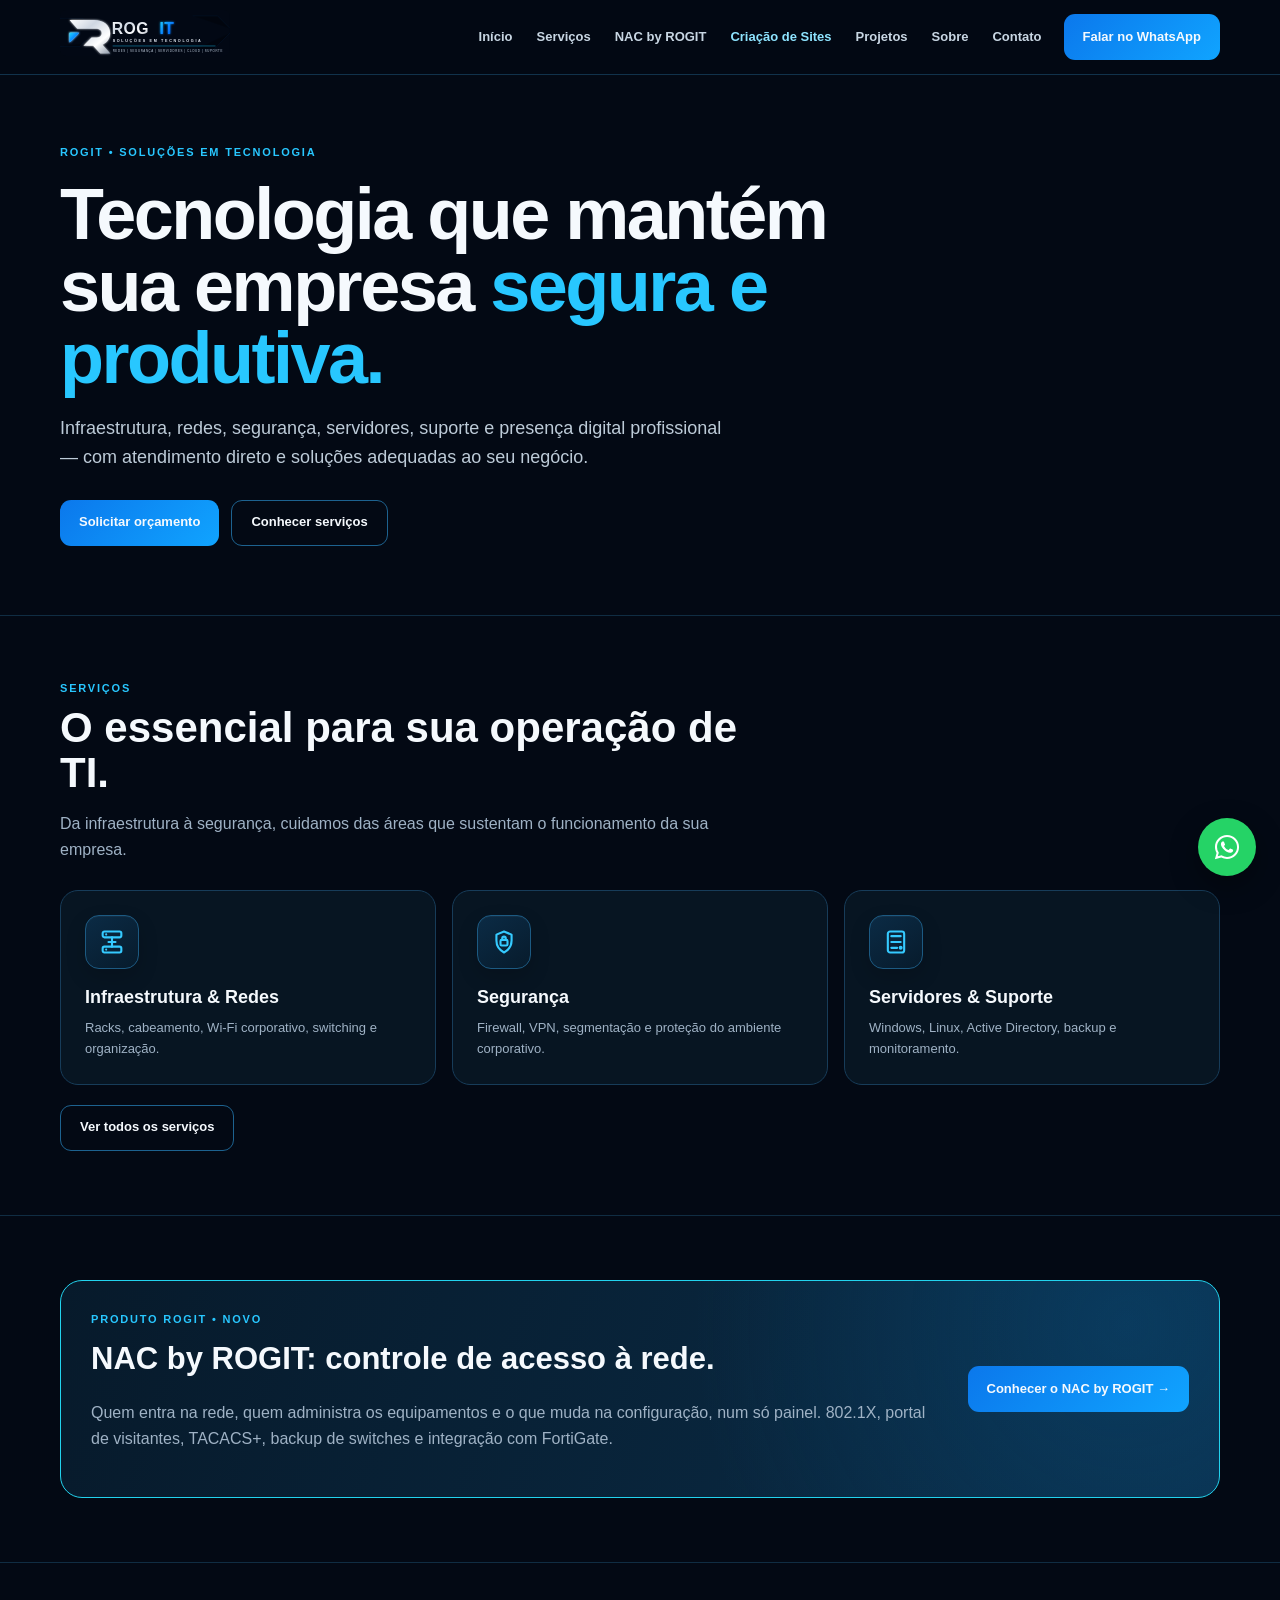
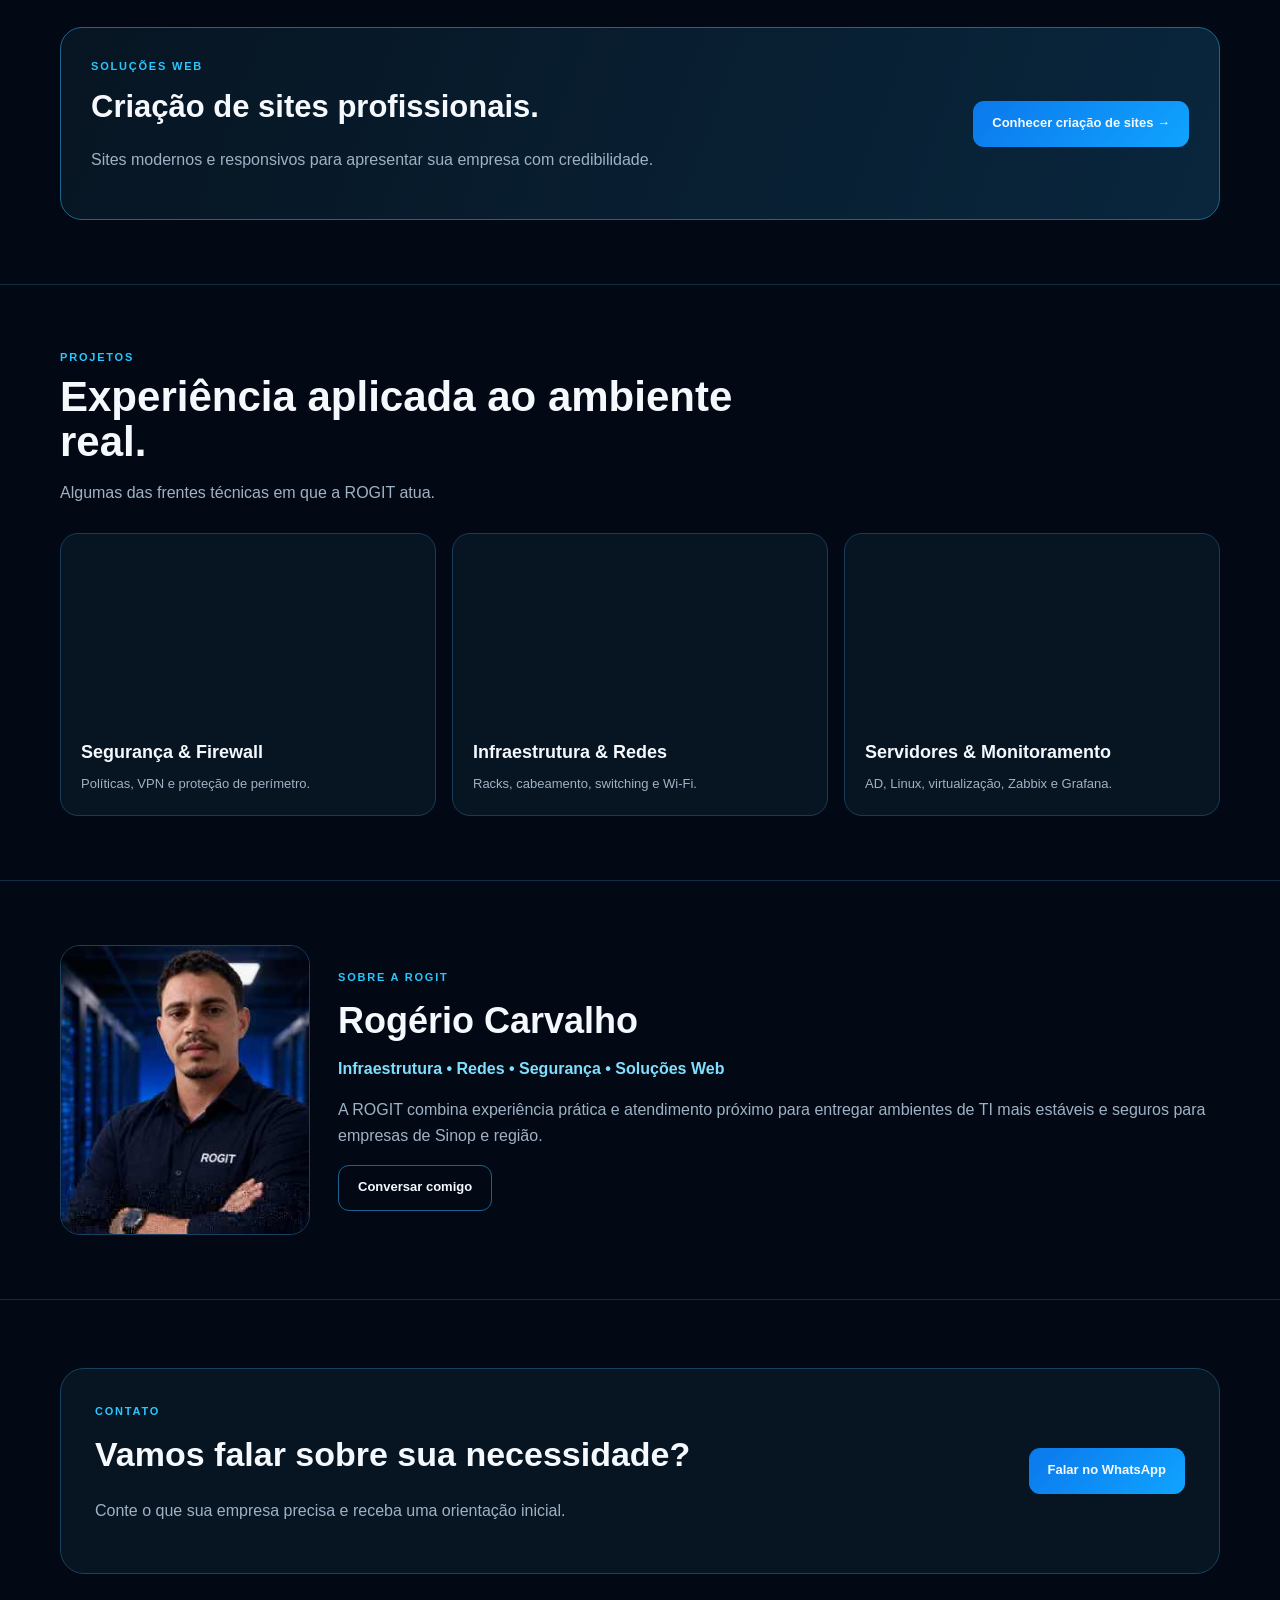
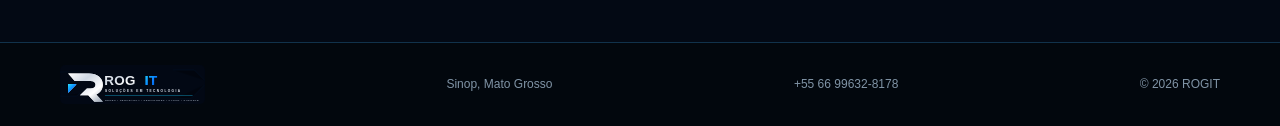
<file: index.html>
<!DOCTYPE html><html lang="pt-BR"><head><meta charset="UTF-8"><meta name="viewport" content="width=device-width,initial-scale=1"><title>Infraestrutura de TI e Criação de Sites em Sinop | ROGIT</title><meta name="description" content="ROGIT: infraestrutura de TI, redes, segurança, servidores, suporte e criação de sites profissionais em Sinop-MT."><link rel="canonical" href="https://rogit.com.br/"><link rel="icon" href="./favicon.svg"><style>:root{--bg:#030914;--card:#071522;--line:#173a57;--cyan:#28c7ff;--text:#f5f9fd;--muted:#9fb2c5;--green:#25d366}*{box-sizing:border-box}html{scroll-behavior:smooth}body{margin:0;background:var(--bg);color:var(--text);font-family:Inter,Segoe UI,Arial,sans-serif;line-height:1.6}a{text-decoration:none;color:inherit}.wrap{width:min(1160px,92%);margin:auto}.ey{color:var(--cyan);font-size:11px;font-weight:900;letter-spacing:1.8px}header{position:sticky;top:0;z-index:10;background:#030914ed;border-bottom:1px solid #11324b}.nav{height:74px;display:flex;align-items:center;gap:22px}.nav img{width:170px}.nav nav{margin-left:auto;display:flex;gap:24px;font-size:13px;font-weight:700}.nav nav a{color:#c8d6e3}.nav .sites{color:#8ee4ff}.btn{display:inline-flex;align-items:center;justify-content:center;min-height:46px;padding:0 19px;border:1px solid #1d628f;border-radius:11px;font-weight:800;font-size:13px}.primary{background:linear-gradient(135deg,#0b78ec,#10a4ff);border:0}.menu{display:none;margin-left:auto;width:44px;height:44px;border:1px solid #1b4d70;border-radius:10px;background:#071726;color:#fff}.hero{position:relative;overflow:hidden;border-bottom:1px solid #102d43}.hero:before{content:"";position:absolute;inset:0;background:linear-gradient(90deg,#030914 5%,#030914e8 55%,#0309148a),url('https://images.pexels.com/photos/17323801/pexels-photo-17323801/free-photo-of-network-rack.jpeg?auto=compress&dpr=1&h=1100&w=1900') center/cover;opacity:.48}.hero-in{position:relative;min-height:540px;display:flex;align-items:center}.hero-copy{max-width:790px}.hero h1{font-size:clamp(46px,6vw,72px);line-height:1;letter-spacing:-2.5px;margin:16px 0 20px}.hero h1 span{color:var(--cyan)}.hero p{max-width:680px;color:#bdcbd8;font-size:18px}.actions{display:flex;gap:12px;flex-wrap:wrap;margin-top:28px}.section{padding:64px 0;border-bottom:1px solid #102d43}.head{max-width:700px;margin-bottom:27px}.head h2{font-size:clamp(30px,4vw,42px);line-height:1.08;margin:7px 0 10px}.head p,.card p,.sites-strip p,.about p,.contact p{color:var(--muted)}.grid{display:grid;gap:16px}.services,.cases{grid-template-columns:repeat(3,1fr)}.card{border:1px solid #173c59;background:#071522;border-radius:18px;padding:24px;transition:.2s}.services .card:hover{transform:translateY(-3px);border-color:#2587bd;background:#092033}.services .card:hover .icon{border-color:#38bdf8;box-shadow:0 0 0 4px rgba(40,199,255,.07),0 12px 30px rgba(0,0,0,.24);transform:translateY(-1px)}.services .card:hover .icon svg{stroke:#69dcff}.card h3{font-size:18px;margin:14px 0 7px}.card p{font-size:13px;margin:0}.icon{width:54px;height:54px;border-radius:14px;display:grid;place-items:center;background:linear-gradient(145deg,#0b2b45,#071b2c);border:1px solid #1c5a82;box-shadow:inset 0 1px 0 rgba(255,255,255,.04),0 8px 20px rgba(0,0,0,.16);transition:.2s}.icon svg{width:28px;height:28px;fill:none;stroke:#35caff;stroke-width:1.8;stroke-linecap:round;stroke-linejoin:round;transition:.2s}.more{margin-top:20px}.sites-strip{display:grid;grid-template-columns:1fr auto;align-items:center;gap:30px;padding:30px;border:1px solid #1b668e;border-radius:22px;background:linear-gradient(110deg,#071522,#09263d)}.sites-strip h2{font-size:31px;margin:6px 0}.nac-strip{border-color:#22d3ee;background:radial-gradient(circle at 92% 20%,#0a5b9255,transparent 40%),linear-gradient(110deg,#071a2b,#0a2d48)}.case{padding:0;overflow:hidden}.media{height:170px;background:center/cover}.case:nth-child(1) .media{background-image:url('https://images.pexels.com/photos/17489156/pexels-photo-17489156/free-photo-of-computer-server-in-data-center-room.jpeg?auto=compress&dpr=1&h=750&w=1260')}.case:nth-child(2) .media{background-image:url('https://images.pexels.com/photos/17323801/pexels-photo-17323801/free-photo-of-network-rack.jpeg?auto=compress&dpr=1&h=750&w=1260')}.case:nth-child(3) .media{background-image:url('https://images.pexels.com/photos/17489163/pexels-photo-17489163/free-photo-of-computer-server-in-data-center-room.jpeg?auto=compress&dpr=1&h=750&w=1260')}.copy{padding:20px}.about{display:grid;grid-template-columns:250px 1fr;gap:28px;align-items:center}.portrait{height:290px;border:1px solid #17415e;border-radius:20px;overflow:hidden}.portrait img{width:100%;height:100%;object-fit:cover}.about h2{font-size:36px;margin:6px 0}.role{color:#7fdfff;font-weight:800}.contact{padding:68px 0}.contact-box{display:flex;align-items:center;justify-content:space-between;gap:30px;border:1px solid #17415f;border-radius:24px;background:#071522;padding:34px}.contact h2{font-size:34px;margin:7px 0}footer{border-top:1px solid #11324b;background:#02070d;padding:22px 0}.foot{display:flex;align-items:center;justify-content:space-between;gap:18px;color:#8094a6;font-size:12px}.foot img{width:145px}.wa{position:fixed;right:24px;bottom:24px;width:58px;height:58px;border-radius:50%;display:flex;align-items:center;justify-content:center;background:#25d366;box-shadow:0 10px 28px rgba(0,0,0,.38);z-index:120;transition:.2s}.wa:hover{transform:translateY(-3px) scale(1.04);background:#20c65a}.wa svg{width:30px;height:30px;fill:#fff}@media(max-width:900px){.nav nav,.nav>.btn{display:none}.menu{display:block}.nav nav.open{display:flex;position:absolute;left:4%;right:4%;top:74px;flex-direction:column;background:#061522;padding:12px}.nav nav.open a{padding:11px}.services,.cases{grid-template-columns:1fr 1fr}.sites-strip{grid-template-columns:1fr}.about{grid-template-columns:220px 1fr}}@media(max-width:620px){.nav img{width:145px}.hero-in{min-height:500px}.hero h1{font-size:44px}.hero p{font-size:16px}.actions{flex-direction:column}.section{padding:50px 0}.services,.cases,.about{grid-template-columns:1fr}.sites-strip{padding:24px}.portrait{height:280px}.contact-box{flex-direction:column;align-items:flex-start}.foot{flex-direction:column;align-items:flex-start}.wa{right:16px;bottom:16px;width:54px;height:54px}}</style></head><body><header><div class="wrap nav"><a href="#inicio"><img src="./rogit-logo.svg?v=6" alt="ROGIT"></a><nav id="mainNav"><a href="#inicio">Início</a><a href="#servicos">Serviços</a><a href="/nac/">NAC by ROGIT</a><a class="sites" href="/sites/">Criação de Sites</a><a href="#projetos">Projetos</a><a href="#sobre">Sobre</a><a href="#contato">Contato</a></nav><a class="btn primary" href="https://wa.me/5566996328178" target="_blank">Falar no WhatsApp</a><button class="menu" id="menuBtn">☰</button></div></header><main><section class="hero" id="inicio"><div class="wrap hero-in"><div class="hero-copy"><div class="ey">ROGIT • SOLUÇÕES EM TECNOLOGIA</div><h1>Tecnologia que mantém sua empresa <span>segura e produtiva.</span></h1><p>Infraestrutura, redes, segurança, servidores, suporte e presença digital profissional — com atendimento direto e soluções adequadas ao seu negócio.</p><div class="actions"><a class="btn primary" href="https://wa.me/5566996328178?text=Olá%20ROGIT!%20Quero%20solicitar%20um%20orçamento." target="_blank">Solicitar orçamento</a><a class="btn" href="#servicos">Conhecer serviços</a></div></div></div></section><section class="section" id="servicos"><div class="wrap"><div class="head"><div class="ey">SERVIÇOS</div><h2>O essencial para sua operação de TI.</h2><p>Da infraestrutura à segurança, cuidamos das áreas que sustentam o funcionamento da sua empresa.</p></div><div class="grid services"><a class="card" href="/infraestrutura-ti-sinop.html"><div class="icon" aria-hidden="true"><svg viewBox="0 0 24 24"><rect x="4" y="3" width="16" height="5" rx="1.5"/><rect x="4" y="16" width="16" height="5" rx="1.5"/><path d="M7 5.5h.01M7 18.5h.01M12 8v8M9 12h6"/></svg></div><h3>Infraestrutura & Redes</h3><p>Racks, cabeamento, Wi-Fi corporativo, switching e organização.</p></a><a class="card" href="/firewall-seguranca-sinop.html"><div class="icon" aria-hidden="true"><svg viewBox="0 0 24 24"><path d="M12 3 5.5 5.7v5.1c0 4.3 2.7 8.2 6.5 10.2 3.8-2 6.5-5.9 6.5-10.2V5.7L12 3Z"/><rect x="9" y="10.2" width="6" height="4.8" rx="1"/><path d="M10.5 10.2V8.9a1.5 1.5 0 0 1 3 0v1.3"/></svg></div><h3>Segurança</h3><p>Firewall, VPN, segmentação e proteção do ambiente corporativo.</p></a><a class="card" href="/servidores-active-directory-sinop.html"><div class="icon" aria-hidden="true"><svg viewBox="0 0 24 24"><rect x="5" y="3" width="14" height="18" rx="2"/><path d="M8 7h8M8 12h8M8 17h5"/><circle cx="16" cy="17" r=".8"/></svg></div><h3>Servidores & Suporte</h3><p>Windows, Linux, Active Directory, backup e monitoramento.</p></a></div><div class="more"><a class="btn" href="/servicos-ti-sinop.html">Ver todos os serviços</a></div></div></section><section class="section" id="nac"><div class="wrap"><div class="sites-strip nac-strip"><div><div class="ey">PRODUTO ROGIT • NOVO</div><h2>NAC by ROGIT: controle de acesso à rede.</h2><p>Quem entra na rede, quem administra os equipamentos e o que muda na configuração, num só painel. 802.1X, portal de visitantes, TACACS+, backup de switches e integração com FortiGate.</p></div><a class="btn primary" href="/nac/">Conhecer o NAC by ROGIT →</a></div></div></section><section class="section"><div class="wrap"><div class="sites-strip"><div><div class="ey">SOLUÇÕES WEB</div><h2>Criação de sites profissionais.</h2><p>Sites modernos e responsivos para apresentar sua empresa com credibilidade.</p></div><a class="btn primary" href="/sites/">Conhecer criação de sites →</a></div></div></section><section class="section" id="projetos"><div class="wrap"><div class="head"><div class="ey">PROJETOS</div><h2>Experiência aplicada ao ambiente real.</h2><p>Algumas das frentes técnicas em que a ROGIT atua.</p></div><div class="grid cases"><article class="card case"><div class="media"></div><div class="copy"><h3>Segurança & Firewall</h3><p>Políticas, VPN e proteção de perímetro.</p></div></article><article class="card case"><div class="media"></div><div class="copy"><h3>Infraestrutura & Redes</h3><p>Racks, cabeamento, switching e Wi-Fi.</p></div></article><article class="card case"><div class="media"></div><div class="copy"><h3>Servidores & Monitoramento</h3><p>AD, Linux, virtualização, Zabbix e Grafana.</p></div></article></div></div></section><section class="section" id="sobre"><div class="wrap about"><div class="portrait"><img src="./images/rogerio-carvalho.svg?v=1" alt="Rogério Carvalho"></div><div><div class="ey">SOBRE A ROGIT</div><h2>Rogério Carvalho</h2><div class="role">Infraestrutura • Redes • Segurança • Soluções Web</div><p>A ROGIT combina experiência prática e atendimento próximo para entregar ambientes de TI mais estáveis e seguros para empresas de Sinop e região.</p><a class="btn" href="https://wa.me/5566996328178" target="_blank">Conversar comigo</a></div></div></section><section class="contact" id="contato"><div class="wrap"><div class="contact-box"><div><div class="ey">CONTATO</div><h2>Vamos falar sobre sua necessidade?</h2><p>Conte o que sua empresa precisa e receba uma orientação inicial.</p></div><a class="btn primary" href="https://wa.me/5566996328178" target="_blank">Falar no WhatsApp</a></div></div></section></main><footer><div class="wrap foot"><img src="./rogit-logo.svg?v=6" alt="ROGIT"><span>Sinop, Mato Grosso</span><span>+55 66 99632-8178</span><span>© 2026 ROGIT</span></div></footer><a class="wa" href="https://wa.me/5566996328178?text=Olá%20ROGIT!%20Gostaria%20de%20falar%20sobre%20um%20projeto." target="_blank" aria-label="Falar com a ROGIT no WhatsApp"><svg viewBox="0 0 32 32" aria-hidden="true"><path d="M16.02 3.2c-7.08 0-12.84 5.74-12.84 12.8 0 2.26.59 4.46 1.71 6.4L3.08 29l6.76-1.77a12.86 12.86 0 0 0 6.17 1.57h.01c7.08 0 12.84-5.74 12.84-12.8S23.1 3.2 16.02 3.2zm0 23.44h-.01a10.66 10.66 0 0 1-5.43-1.48l-.39-.23-4.01 1.05 1.07-3.9-.25-.4a10.57 10.57 0 0 1-1.63-5.68c0-5.88 4.79-10.66 10.68-10.66 5.89 0 10.68 4.78 10.68 10.66 0 5.88-4.79 10.64-10.71 10.64zm5.86-7.98c-.32-.16-1.9-.94-2.19-1.04-.29-.11-.51-.16-.72.16-.21.32-.83 1.04-1.02 1.25-.19.21-.37.24-.69.08-.32-.16-1.35-.5-2.57-1.59-.95-.85-1.59-1.9-1.78-2.22-.19-.32-.02-.49.14-.65.14-.14.32-.37.48-.56.16-.19.21-.32.32-.53.11-.21.05-.4-.03-.56-.08-.16-.72-1.73-.99-2.37-.26-.62-.52-.54-.72-.55h-.61c-.21 0-.56.08-.85.4-.29.32-1.12 1.09-1.12 2.66s1.15 3.09 1.31 3.3c.16.21 2.26 3.45 5.48 4.84.77.33 1.36.53 1.83.68.77.24 1.47.21 2.02.13.62-.09 1.9-.78 2.17-1.53.27-.75.27-1.39.19-1.53-.08-.13-.29-.21-.61-.37z"/></svg></a><script>const b=document.getElementById('menuBtn'),n=document.getElementById('mainNav');b.onclick=()=>n.classList.toggle('open');</script></body></html>
</file>
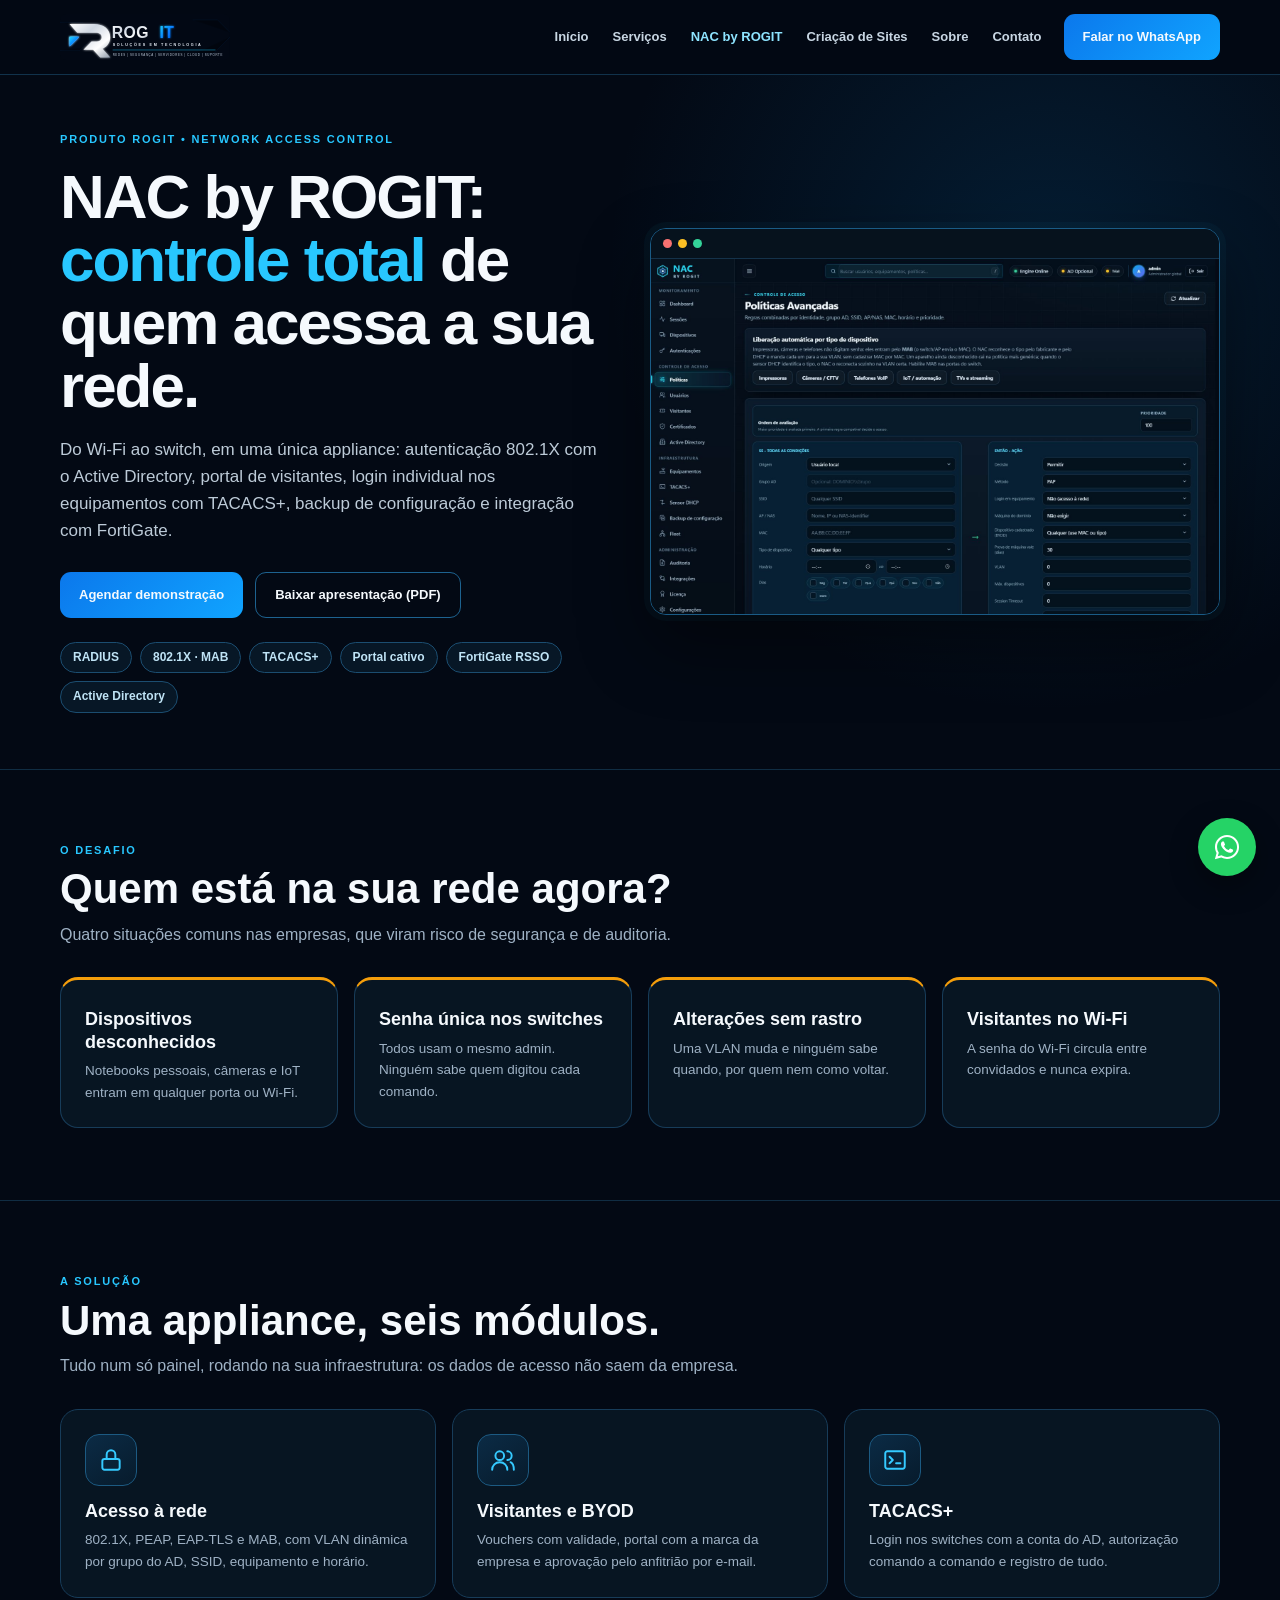
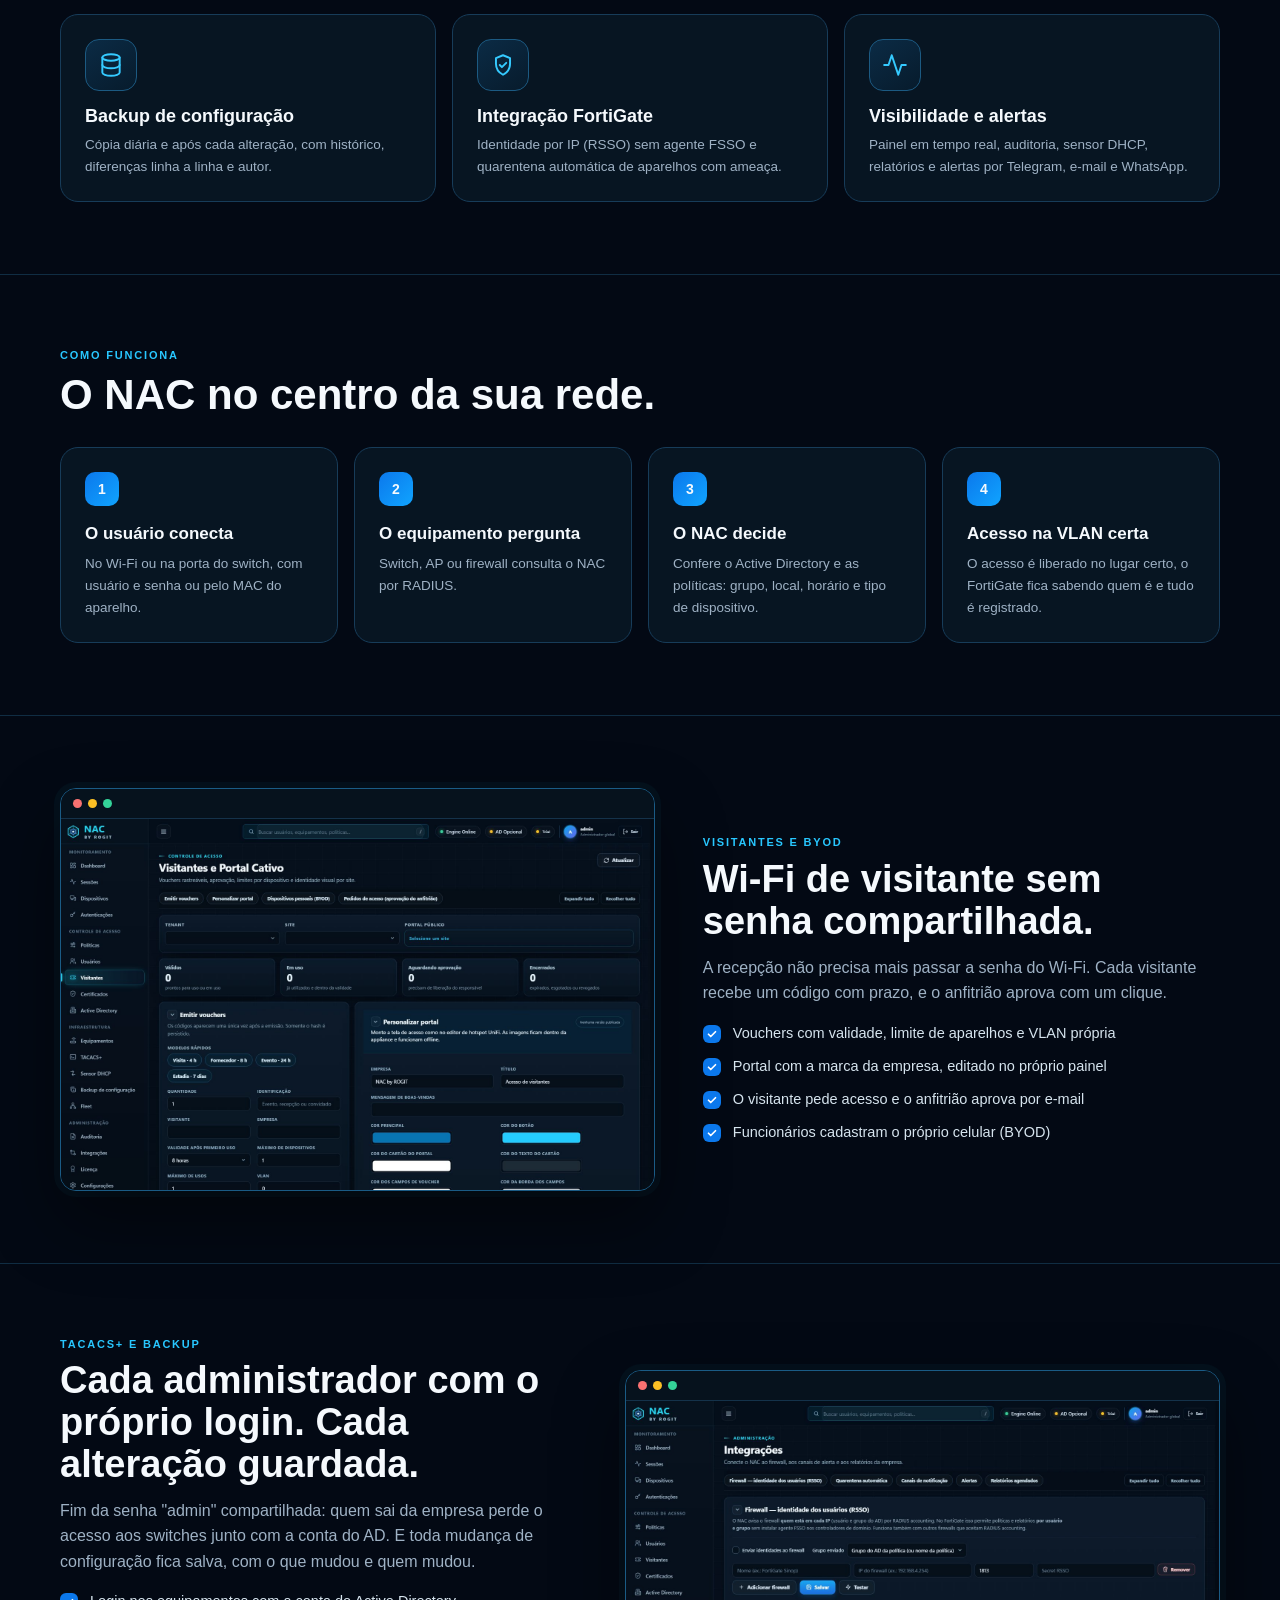
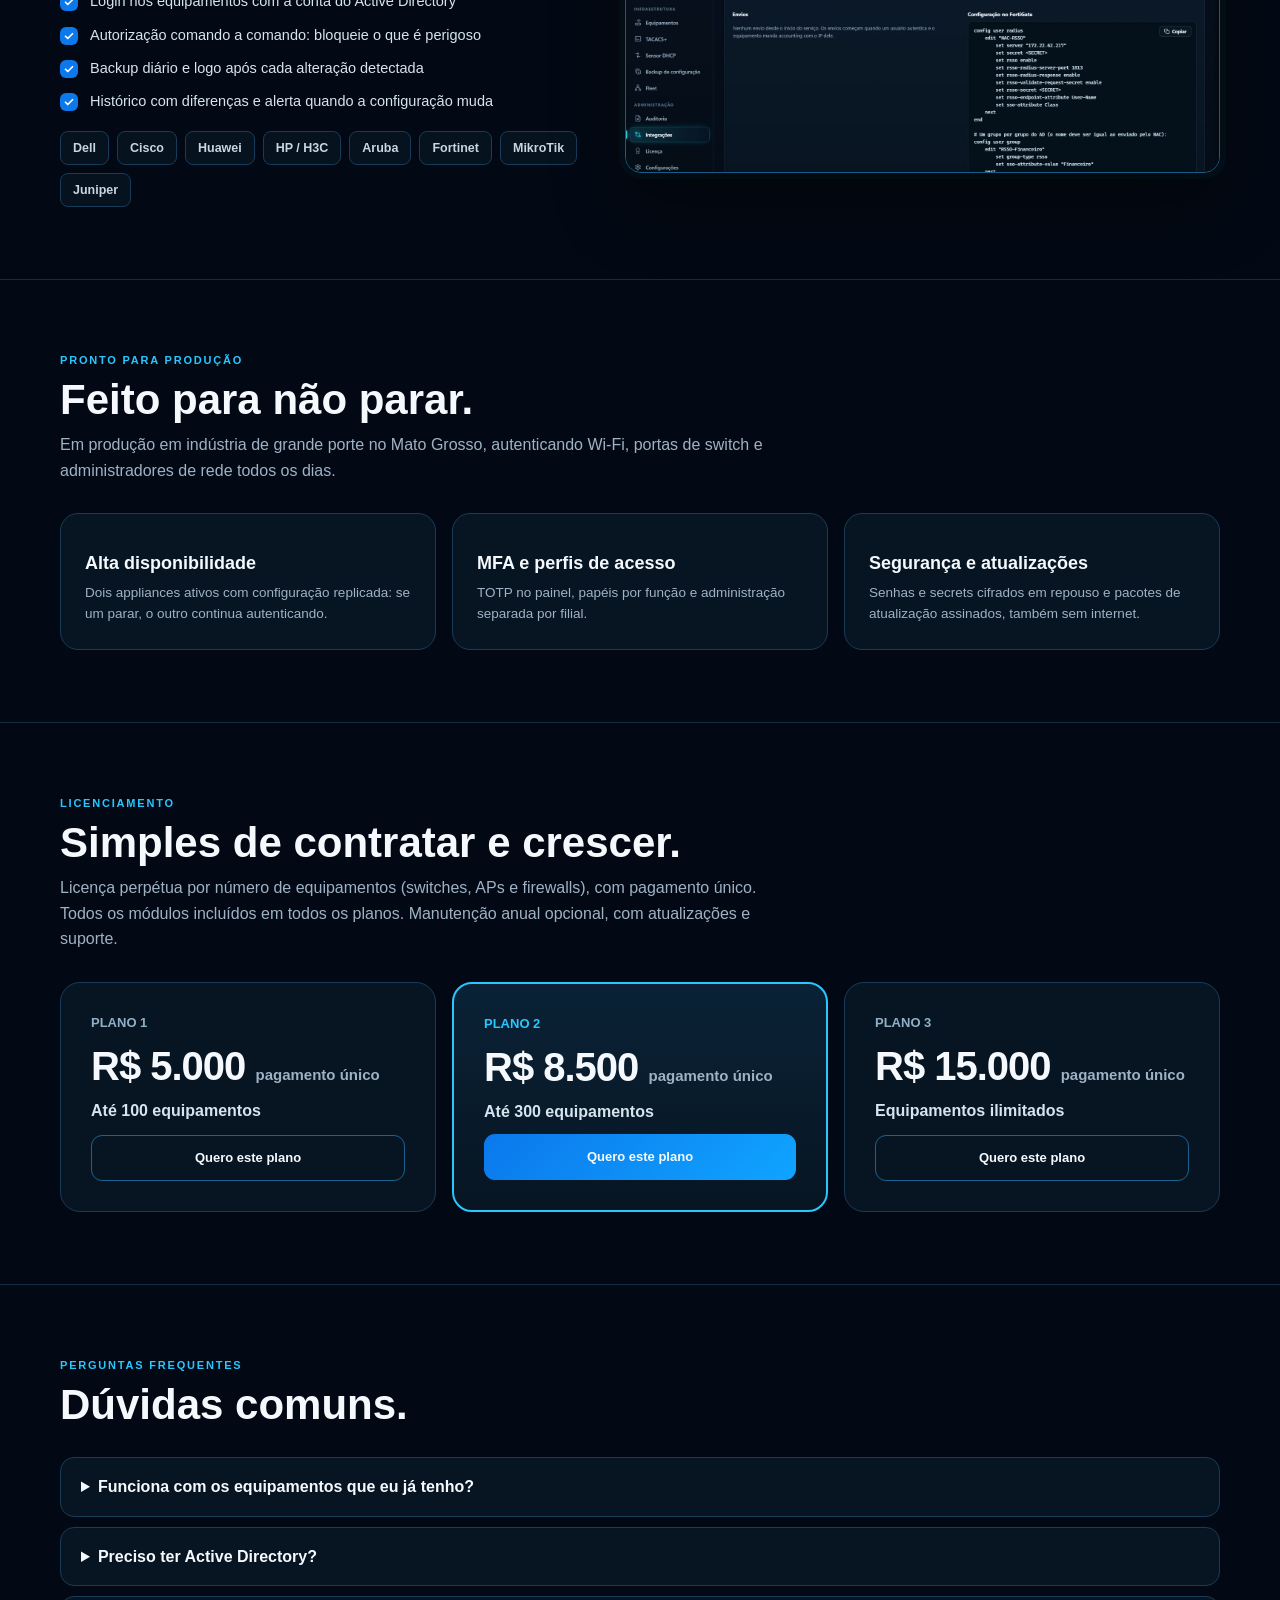
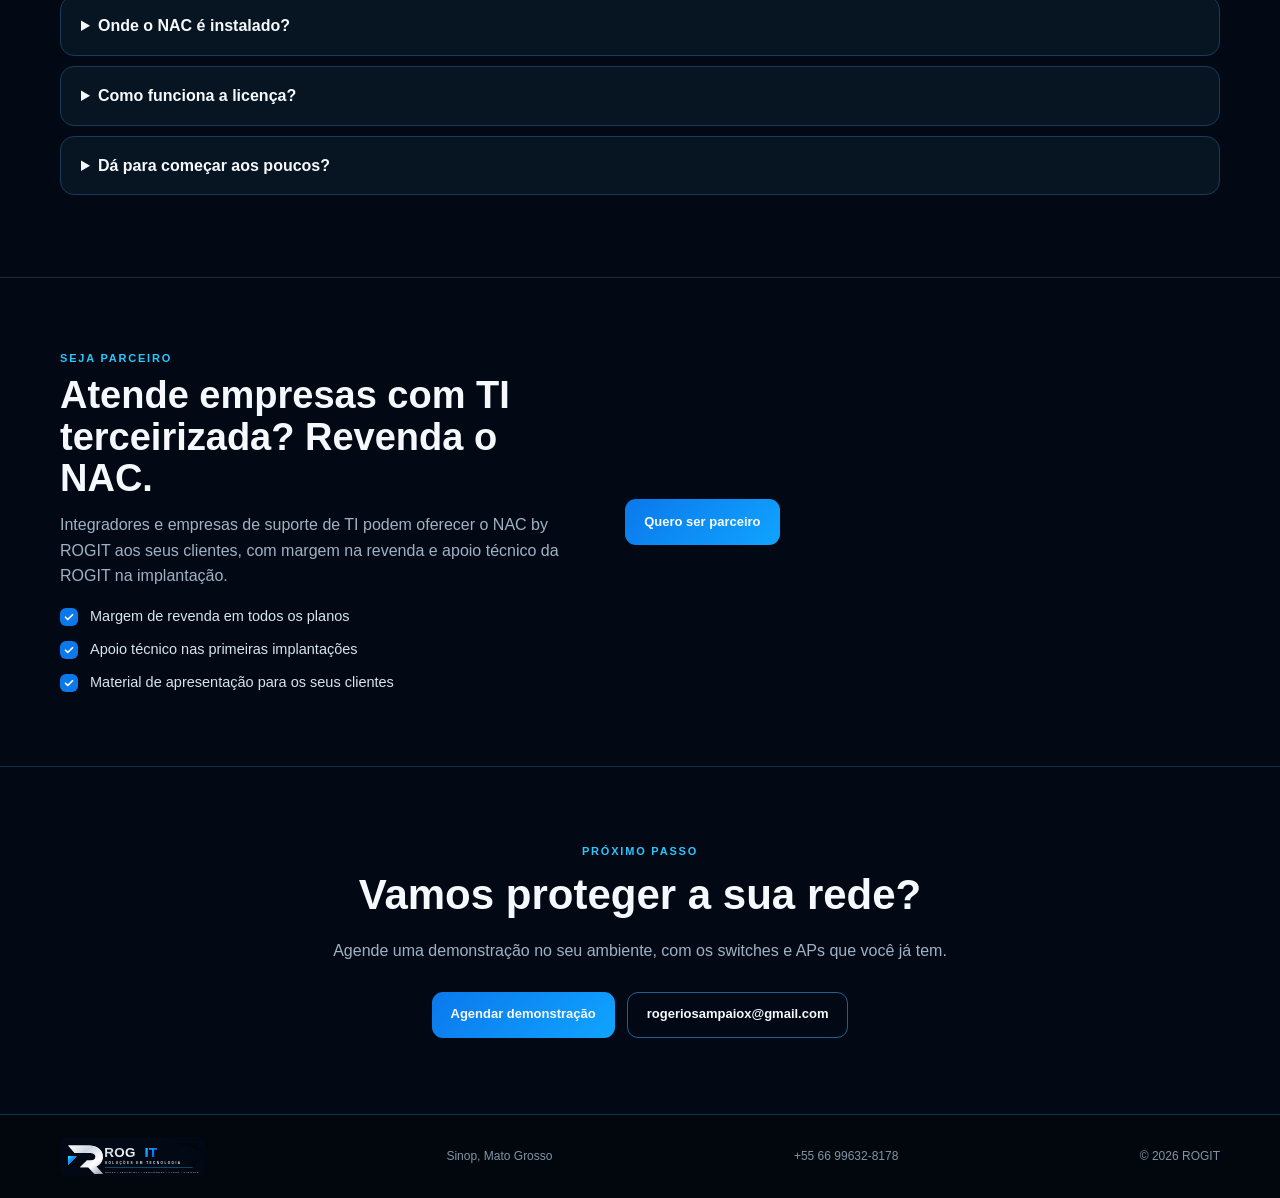
<file: nac/index.html>
<!doctype html><html lang="pt-BR"><head><meta charset="utf-8"><meta name="viewport" content="width=device-width,initial-scale=1"><title>NAC by ROGIT — Controle de Acesso à Rede (NAC, RADIUS e TACACS+) | ROGIT</title><meta name="description" content="NAC by ROGIT: controle de acesso à rede em uma única appliance. 802.1X, MAB, portal de visitantes, TACACS+, backup de configuração de switches e integração com FortiGate."><meta name="robots" content="index,follow"><link rel="canonical" href="https://rogit.com.br/nac/"><link rel="icon" href="../favicon.svg"><meta property="og:type" content="product"><meta property="og:title" content="NAC by ROGIT — Controle de acesso à rede"><meta property="og:description" content="Quem entra na rede, quem administra os equipamentos e o que muda na configuração, num só painel."><meta property="og:url" content="https://rogit.com.br/nac/"><meta property="og:image" content="https://rogit.com.br/images/nac-politicas.jpg"><meta property="og:locale" content="pt_BR">
<script type="application/ld+json">{"@context":"https://schema.org","@type":"SoftwareApplication","name":"NAC by ROGIT","applicationCategory":"SecurityApplication","operatingSystem":"Linux (appliance)","description":"Controle de acesso à rede (NAC) com RADIUS, TACACS+, portal de visitantes, backup de configuração e integração com FortiGate.","url":"https://rogit.com.br/nac/","publisher":{"@type":"Organization","name":"ROGIT","url":"https://rogit.com.br/"},"offers":[{"@type":"Offer","name":"Plano 1 — até 100 equipamentos","price":"5000","priceCurrency":"BRL"},{"@type":"Offer","name":"Plano 2 — até 300 equipamentos","price":"8500","priceCurrency":"BRL"},{"@type":"Offer","name":"Plano 3 — equipamentos ilimitados","price":"15000","priceCurrency":"BRL"}]}</script>
<style>:root{--bg:#030914;--card:#071522;--line:#173a57;--cyan:#28c7ff;--text:#f5f9fd;--muted:#9fb2c5;--green:#25d366}*{box-sizing:border-box}html{scroll-behavior:smooth}body{margin:0;background:var(--bg);color:var(--text);font-family:Inter,Segoe UI,Arial,sans-serif;line-height:1.6}a{text-decoration:none;color:inherit}img{max-width:100%;height:auto;display:block}.wrap{width:min(1160px,92%);margin:auto}.ey{color:var(--cyan);font-size:11px;font-weight:900;letter-spacing:1.8px}
header{position:sticky;top:0;z-index:20;background:#030914ed;border-bottom:1px solid #11324b}.nav{height:74px;display:flex;align-items:center;gap:22px}.nav img{width:170px}.nav nav{margin-left:auto;display:flex;gap:24px;font-size:13px;font-weight:700}.nav nav a{color:#c8d6e3}.nav nav .active{color:#8ee4ff}.menu{display:none;margin-left:auto;width:44px;height:44px;border:1px solid #1b4d70;border-radius:10px;background:#071726;color:#fff;font-size:20px}
.btn{display:inline-flex;align-items:center;justify-content:center;gap:8px;min-height:46px;padding:0 19px;border:1px solid #1d628f;border-radius:11px;font-weight:800;font-size:13px;transition:.2s}.btn:hover{border-color:#38bdf8;background:#092033}.primary{background:linear-gradient(135deg,#0b78ec,#10a4ff);border:0}.primary:hover{filter:brightness(1.08);background:linear-gradient(135deg,#0b78ec,#10a4ff)}
.hero{position:relative;overflow:hidden;border-bottom:1px solid #102d43;background:radial-gradient(circle at 82% 28%,#0a5b9240,transparent 38%)}.hero-in{min-height:560px;display:grid;grid-template-columns:1fr 1.05fr;gap:48px;align-items:center;padding:56px 0}.hero h1{font-size:clamp(40px,5vw,62px);line-height:1.02;letter-spacing:-2px;margin:16px 0 18px}.hero h1 span{color:var(--cyan)}.hero p{font-size:17px;color:#bdcbd8;max-width:600px;margin:0}.actions{display:flex;gap:12px;flex-wrap:wrap;margin-top:28px}.tags{display:flex;flex-wrap:wrap;gap:8px;margin-top:24px}.tags span{border:1px solid #1b4d70;background:#071726;border-radius:999px;padding:5px 12px;font-size:12px;font-weight:700;color:#bfe3f5}
.shot{border:1px solid #1a5b85;border-radius:16px;overflow:hidden;background:#071522;box-shadow:0 30px 70px rgba(0,0,0,.45),0 0 0 6px rgba(40,199,255,.04)}.shot .bar{height:30px;display:flex;align-items:center;gap:6px;padding:0 12px;background:#06121d;border-bottom:1px solid #14324a}.shot .bar i{width:9px;height:9px;border-radius:50%;background:#1d4c6d}.shot .bar i:first-child{background:#f87171}.shot .bar i:nth-child(2){background:#fbbf24}.shot .bar i:nth-child(3){background:#34d399}
.section{padding:72px 0;border-bottom:1px solid #102d43}.head{max-width:720px;margin-bottom:30px}.head h2{font-size:clamp(30px,4vw,42px);line-height:1.08;margin:7px 0 10px}.head p{color:var(--muted);margin:0}.grid{display:grid;gap:16px}.g4{grid-template-columns:repeat(4,1fr)}.g3{grid-template-columns:repeat(3,1fr)}.card{border:1px solid #173c59;background:#071522;border-radius:18px;padding:24px;transition:.2s}.card:hover{border-color:#2587bd;background:#092033}.card h3{font-size:18px;margin:14px 0 7px;line-height:1.25}.card p{font-size:13.5px;margin:0;color:var(--muted)}
.pain .card{border-top:3px solid #f59e0b}.pain .card h3{margin-top:4px}
.icon{width:52px;height:52px;border-radius:14px;display:grid;place-items:center;background:linear-gradient(145deg,#0b2b45,#071b2c);border:1px solid #1c5a82}.icon svg{width:26px;height:26px;fill:none;stroke:#35caff;stroke-width:1.8;stroke-linecap:round;stroke-linejoin:round}
.flow{display:grid;grid-template-columns:repeat(4,1fr);gap:16px;counter-reset:s}.step{position:relative;border:1px solid #173c59;background:#071522;border-radius:18px;padding:24px}.step b{display:inline-grid;place-items:center;width:34px;height:34px;border-radius:10px;background:linear-gradient(135deg,#0b78ec,#10a4ff);font-size:14px}.step h3{font-size:17px;margin:14px 0 6px}.step p{font-size:13.5px;color:var(--muted);margin:0}
.feature{display:grid;grid-template-columns:1fr 1.15fr;gap:48px;align-items:center}.feature.rev{grid-template-columns:1.15fr 1fr}.feature.rev .txt{order:2}.feature h2{font-size:clamp(28px,3.4vw,38px);line-height:1.1;margin:7px 0 12px}.feature p{color:var(--muted);margin:0 0 16px}.check{list-style:none;padding:0;margin:0;display:grid;gap:10px}.check li{position:relative;padding-left:30px;color:#d6e4ee;font-size:14.5px}.check li:before{content:"";position:absolute;left:0;top:3px;width:18px;height:18px;border-radius:6px;background:#0b78ec url("data:image/svg+xml,%3Csvg xmlns='http://www.w3.org/2000/svg' viewBox='0 0 24 24' fill='none' stroke='%23fff' stroke-width='3.4' stroke-linecap='round' stroke-linejoin='round'%3E%3Cpath d='M5 12.5l4.5 4.5L19 7.5'/%3E%3C/svg%3E") no-repeat center/12px}
.vendors{display:flex;flex-wrap:wrap;gap:8px;margin-top:18px}.vendors span{border:1px solid #173c59;border-radius:8px;padding:6px 12px;font-size:12.5px;font-weight:700;color:#c8d6e3;background:#06121d}
.plans{display:grid;grid-template-columns:repeat(3,1fr);gap:16px;align-items:stretch}.plan{display:flex;flex-direction:column;gap:10px;border:1px solid #173c59;background:#071522;border-radius:20px;padding:30px}.plan.hl{border:2px solid var(--cyan);background:linear-gradient(180deg,#0a2236,#071522)}.plan small{font-weight:800;color:#8fb0c6;font-size:13px}.plan.hl small{color:var(--cyan)}.plan .price{font-size:40px;font-weight:900;letter-spacing:-1px;line-height:1.1}.plan .price span{font-size:15px;font-weight:700;color:var(--muted);letter-spacing:0}.plan p{margin:0;color:#d6e4ee;font-weight:700}.plan .btn{margin-top:auto}.note{color:var(--muted);font-size:13.5px;margin-top:16px}
.faq details{border:1px solid #173c59;background:#071522;border-radius:14px;padding:16px 20px;margin-bottom:10px}.faq summary{cursor:pointer;font-weight:800}.faq details p{color:var(--muted);margin:10px 0 0;font-size:14px}
.cta{padding:76px 0;text-align:center}.cta h2{font-size:clamp(30px,4vw,42px);margin:0 0 10px}.cta p{color:var(--muted);margin:0 auto 26px;max-width:620px}.cta .actions{justify-content:center}
footer{border-top:1px solid #11324b;background:#02070d;padding:22px 0}.foot{display:flex;align-items:center;justify-content:space-between;gap:18px;color:#8094a6;font-size:12px}.foot img{width:145px}
.wa{position:fixed;right:24px;bottom:24px;width:58px;height:58px;border-radius:50%;display:flex;align-items:center;justify-content:center;background:#25d366;box-shadow:0 10px 28px rgba(0,0,0,.38);z-index:120;transition:.2s}.wa:hover{transform:translateY(-3px) scale(1.04)}.wa svg{width:30px;height:30px;fill:#fff}
@media(max-width:980px){.hero-in,.feature,.feature.rev{grid-template-columns:1fr}.feature.rev .txt{order:0}.g4,.flow{grid-template-columns:1fr 1fr}.g3,.plans{grid-template-columns:1fr 1fr}}
@media(max-width:900px){.nav nav,.nav>.btn{display:none}.menu{display:block}.nav nav.open{display:flex;position:absolute;left:4%;right:4%;top:74px;flex-direction:column;background:#061522;padding:12px;border:1px solid #17415f}.nav nav.open a{padding:11px}}
@media(max-width:620px){.nav img{width:145px}.hero-in{padding:40px 0;min-height:0}.hero p{font-size:16px}.actions{flex-direction:column}.section{padding:54px 0}.g4,.g3,.flow,.plans{grid-template-columns:1fr}.foot{flex-direction:column;align-items:flex-start}.wa{right:16px;bottom:16px;width:54px;height:54px}}
</style></head><body>
<header><div class="wrap nav"><a href="/"><img src="../rogit-logo.svg?v=6" alt="ROGIT"></a><nav id="pageNav"><a href="/">Início</a><a href="/#servicos">Serviços</a><a class="active" href="/nac/">NAC by ROGIT</a><a href="/sites/">Criação de Sites</a><a href="/#sobre">Sobre</a><a href="/#contato">Contato</a></nav><a class="btn primary" href="https://wa.me/5566996328178?text=Ol%C3%A1%20ROGIT!%20Quero%20conhecer%20o%20NAC%20by%20ROGIT." target="_blank" rel="noopener">Falar no WhatsApp</a><button class="menu" id="menuBtn" aria-label="Abrir menu">☰</button></div></header>
<main>
<section class="hero"><div class="wrap hero-in"><div><div class="ey">PRODUTO ROGIT • NETWORK ACCESS CONTROL</div><h1>NAC by ROGIT: <span>controle total</span> de quem acessa a sua rede.</h1><p>Do Wi-Fi ao switch, em uma única appliance: autenticação 802.1X com o Active Directory, portal de visitantes, login individual nos equipamentos com TACACS+, backup de configuração e integração com FortiGate.</p><div class="actions"><a class="btn primary" href="https://wa.me/5566996328178?text=Ol%C3%A1%20ROGIT!%20Quero%20agendar%20uma%20demonstra%C3%A7%C3%A3o%20do%20NAC%20by%20ROGIT." target="_blank" rel="noopener">Agendar demonstração</a><a class="btn" href="/nac/NAC-by-ROGIT-apresentacao.pdf" download>Baixar apresentação (PDF)</a></div><div class="tags"><span>RADIUS</span><span>802.1X · MAB</span><span>TACACS+</span><span>Portal cativo</span><span>FortiGate RSSO</span><span>Active Directory</span></div></div><div class="shot"><div class="bar"><i></i><i></i><i></i></div><img src="../images/nac-politicas.jpg" alt="Painel do NAC by ROGIT: construtor de políticas de acesso" width="1600" height="1000"></div></div></section>

<section class="section"><div class="wrap"><div class="head"><div class="ey">O DESAFIO</div><h2>Quem está na sua rede agora?</h2><p>Quatro situações comuns nas empresas, que viram risco de segurança e de auditoria.</p></div><div class="grid g4 pain"><article class="card"><h3>Dispositivos desconhecidos</h3><p>Notebooks pessoais, câmeras e IoT entram em qualquer porta ou Wi-Fi.</p></article><article class="card"><h3>Senha única nos switches</h3><p>Todos usam o mesmo admin. Ninguém sabe quem digitou cada comando.</p></article><article class="card"><h3>Alterações sem rastro</h3><p>Uma VLAN muda e ninguém sabe quando, por quem nem como voltar.</p></article><article class="card"><h3>Visitantes no Wi-Fi</h3><p>A senha do Wi-Fi circula entre convidados e nunca expira.</p></article></div></div></section>

<section class="section" id="modulos"><div class="wrap"><div class="head"><div class="ey">A SOLUÇÃO</div><h2>Uma appliance, seis módulos.</h2><p>Tudo num só painel, rodando na sua infraestrutura: os dados de acesso não saem da empresa.</p></div><div class="grid g3">
<article class="card"><div class="icon" aria-hidden="true"><svg viewBox="0 0 24 24"><rect x="4" y="11" width="16" height="10" rx="2"/><path d="M8 11V7a4 4 0 0 1 8 0v4"/></svg></div><h3>Acesso à rede</h3><p>802.1X, PEAP, EAP-TLS e MAB, com VLAN dinâmica por grupo do AD, SSID, equipamento e horário.</p></article>
<article class="card"><div class="icon" aria-hidden="true"><svg viewBox="0 0 24 24"><circle cx="9" cy="8" r="4"/><path d="M2 21c0-4 3-7 7-7s7 3 7 7"/><path d="M16 4a4 4 0 0 1 0 8"/><path d="M19 14c2 1 3 4 3 7"/></svg></div><h3>Visitantes e BYOD</h3><p>Vouchers com validade, portal com a marca da empresa e aprovação pelo anfitrião por e-mail.</p></article>
<article class="card"><div class="icon" aria-hidden="true"><svg viewBox="0 0 24 24"><rect x="3" y="4" width="18" height="16" rx="2"/><path d="M7 9l3 3-3 3"/><path d="M13 15h4"/></svg></div><h3>TACACS+</h3><p>Login nos switches com a conta do AD, autorização comando a comando e registro de tudo.</p></article>
<article class="card"><div class="icon" aria-hidden="true"><svg viewBox="0 0 24 24"><ellipse cx="12" cy="5" rx="8" ry="3"/><path d="M4 5v14c0 1.7 3.6 3 8 3s8-1.3 8-3V5"/><path d="M4 12c0 1.7 3.6 3 8 3s8-1.3 8-3"/></svg></div><h3>Backup de configuração</h3><p>Cópia diária e após cada alteração, com histórico, diferenças linha a linha e autor.</p></article>
<article class="card"><div class="icon" aria-hidden="true"><svg viewBox="0 0 24 24"><path d="M12 3 5.5 5.7v5.1c0 4.3 2.7 8.2 6.5 10.2 3.8-2 6.5-5.9 6.5-10.2V5.7L12 3Z"/><path d="M9 12l2 2 4-4"/></svg></div><h3>Integração FortiGate</h3><p>Identidade por IP (RSSO) sem agente FSSO e quarentena automática de aparelhos com ameaça.</p></article>
<article class="card"><div class="icon" aria-hidden="true"><svg viewBox="0 0 24 24"><path d="M22 12h-4l-3 9L9 3l-3 9H2"/></svg></div><h3>Visibilidade e alertas</h3><p>Painel em tempo real, auditoria, sensor DHCP, relatórios e alertas por Telegram, e-mail e WhatsApp.</p></article>
</div></div></section>

<section class="section"><div class="wrap"><div class="head"><div class="ey">COMO FUNCIONA</div><h2>O NAC no centro da sua rede.</h2></div><div class="flow"><div class="step"><b>1</b><h3>O usuário conecta</h3><p>No Wi-Fi ou na porta do switch, com usuário e senha ou pelo MAC do aparelho.</p></div><div class="step"><b>2</b><h3>O equipamento pergunta</h3><p>Switch, AP ou firewall consulta o NAC por RADIUS.</p></div><div class="step"><b>3</b><h3>O NAC decide</h3><p>Confere o Active Directory e as políticas: grupo, local, horário e tipo de dispositivo.</p></div><div class="step"><b>4</b><h3>Acesso na VLAN certa</h3><p>O acesso é liberado no lugar certo, o FortiGate fica sabendo quem é e tudo é registrado.</p></div></div></div></section>

<section class="section"><div class="wrap feature rev"><div class="txt"><div class="ey">VISITANTES E BYOD</div><h2>Wi-Fi de visitante sem senha compartilhada.</h2><p>A recepção não precisa mais passar a senha do Wi-Fi. Cada visitante recebe um código com prazo, e o anfitrião aprova com um clique.</p><ul class="check"><li>Vouchers com validade, limite de aparelhos e VLAN própria</li><li>Portal com a marca da empresa, editado no próprio painel</li><li>O visitante pede acesso e o anfitrião aprova por e-mail</li><li>Funcionários cadastram o próprio celular (BYOD)</li></ul></div><div class="shot"><div class="bar"><i></i><i></i><i></i></div><img src="../images/nac-visitantes.jpg" alt="Painel do NAC by ROGIT: emissão de vouchers e editor do portal de visitantes" width="1600" height="1000" loading="lazy"></div></div></section>

<section class="section"><div class="wrap feature"><div class="txt"><div class="ey">TACACS+ E BACKUP</div><h2>Cada administrador com o próprio login. Cada alteração guardada.</h2><p>Fim da senha "admin" compartilhada: quem sai da empresa perde o acesso aos switches junto com a conta do AD. E toda mudança de configuração fica salva, com o que mudou e quem mudou.</p><ul class="check"><li>Login nos equipamentos com a conta do Active Directory</li><li>Autorização comando a comando: bloqueie o que é perigoso</li><li>Backup diário e logo após cada alteração detectada</li><li>Histórico com diferenças e alerta quando a configuração muda</li></ul><div class="vendors"><span>Dell</span><span>Cisco</span><span>Huawei</span><span>HP / H3C</span><span>Aruba</span><span>Fortinet</span><span>MikroTik</span><span>Juniper</span></div></div><div class="shot"><div class="bar"><i></i><i></i><i></i></div><img src="../images/nac-fortigate.jpg" alt="Painel do NAC by ROGIT: integração com o FortiGate e configuração pronta para copiar" width="1600" height="1000" loading="lazy"></div></div></section>

<section class="section"><div class="wrap"><div class="head"><div class="ey">PRONTO PARA PRODUÇÃO</div><h2>Feito para não parar.</h2><p>Em produção em indústria de grande porte no Mato Grosso, autenticando Wi-Fi, portas de switch e administradores de rede todos os dias.</p></div><div class="grid g3"><article class="card"><h3>Alta disponibilidade</h3><p>Dois appliances ativos com configuração replicada: se um parar, o outro continua autenticando.</p></article><article class="card"><h3>MFA e perfis de acesso</h3><p>TOTP no painel, papéis por função e administração separada por filial.</p></article><article class="card"><h3>Segurança e atualizações</h3><p>Senhas e secrets cifrados em repouso e pacotes de atualização assinados, também sem internet.</p></article></div></div></section>

<section class="section" id="planos"><div class="wrap"><div class="head"><div class="ey">LICENCIAMENTO</div><h2>Simples de contratar e crescer.</h2><p>Licença perpétua por número de equipamentos (switches, APs e firewalls), com pagamento único. Todos os módulos incluídos em todos os planos. Manutenção anual opcional, com atualizações e suporte.</p></div><div class="plans"><div class="plan"><small>PLANO 1</small><div class="price">R$ 5.000 <span>pagamento único</span></div><p>Até 100 equipamentos</p><a class="btn" href="https://wa.me/5566996328178?text=Ol%C3%A1%20ROGIT!%20Tenho%20interesse%20no%20Plano%201%20do%20NAC%20by%20ROGIT." target="_blank" rel="noopener">Quero este plano</a></div><div class="plan hl"><small>PLANO 2</small><div class="price">R$ 8.500 <span>pagamento único</span></div><p>Até 300 equipamentos</p><a class="btn primary" href="https://wa.me/5566996328178?text=Ol%C3%A1%20ROGIT!%20Tenho%20interesse%20no%20Plano%202%20do%20NAC%20by%20ROGIT." target="_blank" rel="noopener">Quero este plano</a></div><div class="plan"><small>PLANO 3</small><div class="price">R$ 15.000 <span>pagamento único</span></div><p>Equipamentos ilimitados</p><a class="btn" href="https://wa.me/5566996328178?text=Ol%C3%A1%20ROGIT!%20Tenho%20interesse%20no%20Plano%203%20do%20NAC%20by%20ROGIT." target="_blank" rel="noopener">Quero este plano</a></div></div></div></section>

<section class="section faq"><div class="wrap"><div class="head"><div class="ey">PERGUNTAS FREQUENTES</div><h2>Dúvidas comuns.</h2></div>
<details><summary>Funciona com os equipamentos que eu já tenho?</summary><p>Sim. O NAC usa os padrões RADIUS (802.1X e MAB) e TACACS+, suportados por switches, APs e firewalls corporativos como Dell, Cisco, Huawei, HP, Aruba, Fortinet, Ubiquiti e MikroTik.</p></details>
<details><summary>Preciso ter Active Directory?</summary><p>Não é obrigatório. O NAC também funciona com usuários locais. Com o AD, as políticas usam os grupos que a empresa já tem.</p></details>
<details><summary>Onde o NAC é instalado?</summary><p>Na sua própria infraestrutura, como appliance em máquina virtual ou servidor. Os dados de acesso ficam dentro da empresa.</p></details>
<details><summary>Como funciona a licença?</summary><p>Você paga uma vez e a licença é sua, sem mensalidade. A manutenção anual é opcional e inclui novas versões, correções e suporte. Sem ela, o NAC continua funcionando normalmente na versão instalada.</p></details>
<details><summary>Dá para começar aos poucos?</summary><p>Sim. A ativação pode ser gradual, começando por uma filial, um andar ou só pelo Wi-Fi de visitantes.</p></details>
</div></section>

<section class="section" id="parceiros"><div class="wrap feature"><div class="txt"><div class="ey">SEJA PARCEIRO</div><h2>Atende empresas com TI terceirizada? Revenda o NAC.</h2><p>Integradores e empresas de suporte de TI podem oferecer o NAC by ROGIT aos seus clientes, com margem na revenda e apoio técnico da ROGIT na implantação.</p><ul class="check"><li>Margem de revenda em todos os planos</li><li>Apoio técnico nas primeiras implantações</li><li>Material de apresentação para os seus clientes</li></ul></div><div class="txt"><a class="btn primary" href="https://wa.me/5566996328178?text=Ol%C3%A1%20ROGIT!%20Quero%20ser%20parceiro%20do%20NAC%20by%20ROGIT." target="_blank" rel="noopener">Quero ser parceiro</a></div></div></section>

<section class="cta"><div class="wrap"><div class="ey">PRÓXIMO PASSO</div><h2>Vamos proteger a sua rede?</h2><p>Agende uma demonstração no seu ambiente, com os switches e APs que você já tem.</p><div class="actions"><a class="btn primary" href="https://wa.me/5566996328178?text=Ol%C3%A1%20ROGIT!%20Quero%20agendar%20uma%20demonstra%C3%A7%C3%A3o%20do%20NAC%20by%20ROGIT." target="_blank" rel="noopener">Agendar demonstração</a><a class="btn" href="mailto:rogeriosampaiox@gmail.com?subject=NAC%20by%20ROGIT">rogeriosampaiox@gmail.com</a></div></div></section>
</main>
<footer><div class="wrap foot"><img src="../rogit-logo.svg?v=6" alt="ROGIT"><span>Sinop, Mato Grosso</span><span>+55 66 99632-8178</span><span>© 2026 ROGIT</span></div></footer>
<a class="wa" href="https://wa.me/5566996328178?text=Ol%C3%A1%20ROGIT!%20Quero%20conhecer%20o%20NAC%20by%20ROGIT." target="_blank" rel="noopener" aria-label="Falar com a ROGIT no WhatsApp"><svg viewBox="0 0 32 32" aria-hidden="true"><path d="M16.02 3.2c-7.08 0-12.84 5.74-12.84 12.8 0 2.26.59 4.46 1.71 6.4L3.08 29l6.76-1.77a12.86 12.86 0 0 0 6.17 1.57h.01c7.08 0 12.84-5.74 12.84-12.8S23.1 3.2 16.02 3.2zm0 23.44h-.01a10.66 10.66 0 0 1-5.43-1.48l-.39-.23-4.01 1.05 1.07-3.9-.25-.4a10.57 10.57 0 0 1-1.63-5.68c0-5.88 4.79-10.66 10.68-10.66 5.89 0 10.68 4.78 10.68 10.66 0 5.88-4.79 10.64-10.71 10.64zm5.86-7.98c-.32-.16-1.9-.94-2.19-1.04-.29-.11-.51-.16-.72.16-.21.32-.83 1.04-1.02 1.25-.19.21-.37.24-.69.08-.32-.16-1.35-.5-2.57-1.59-.95-.85-1.59-1.9-1.78-2.22-.19-.32-.02-.49.14-.65.14-.14.32-.37.48-.56.16-.19.21-.32.32-.53.11-.21.05-.4-.03-.56-.08-.16-.72-1.73-.99-2.37-.26-.62-.52-.54-.72-.55h-.61c-.21 0-.56.08-.85.4-.29.32-1.12 1.09-1.12 2.66s1.15 3.09 1.31 3.3c.16.21 2.26 3.45 5.48 4.84.77.33 1.36.53 1.83.68.77.24 1.47.21 2.02.13.62-.09 1.9-.78 2.17-1.53.27-.75.27-1.39.19-1.53-.08-.13-.29-.21-.61-.37z"/></svg></a>
<script>const b=document.getElementById('menuBtn'),n=document.getElementById('pageNav');if(b&&n)b.onclick=()=>{n.classList.toggle('open');b.textContent=n.classList.contains('open')?'✕':'☰'};</script>
</body></html>
</file>
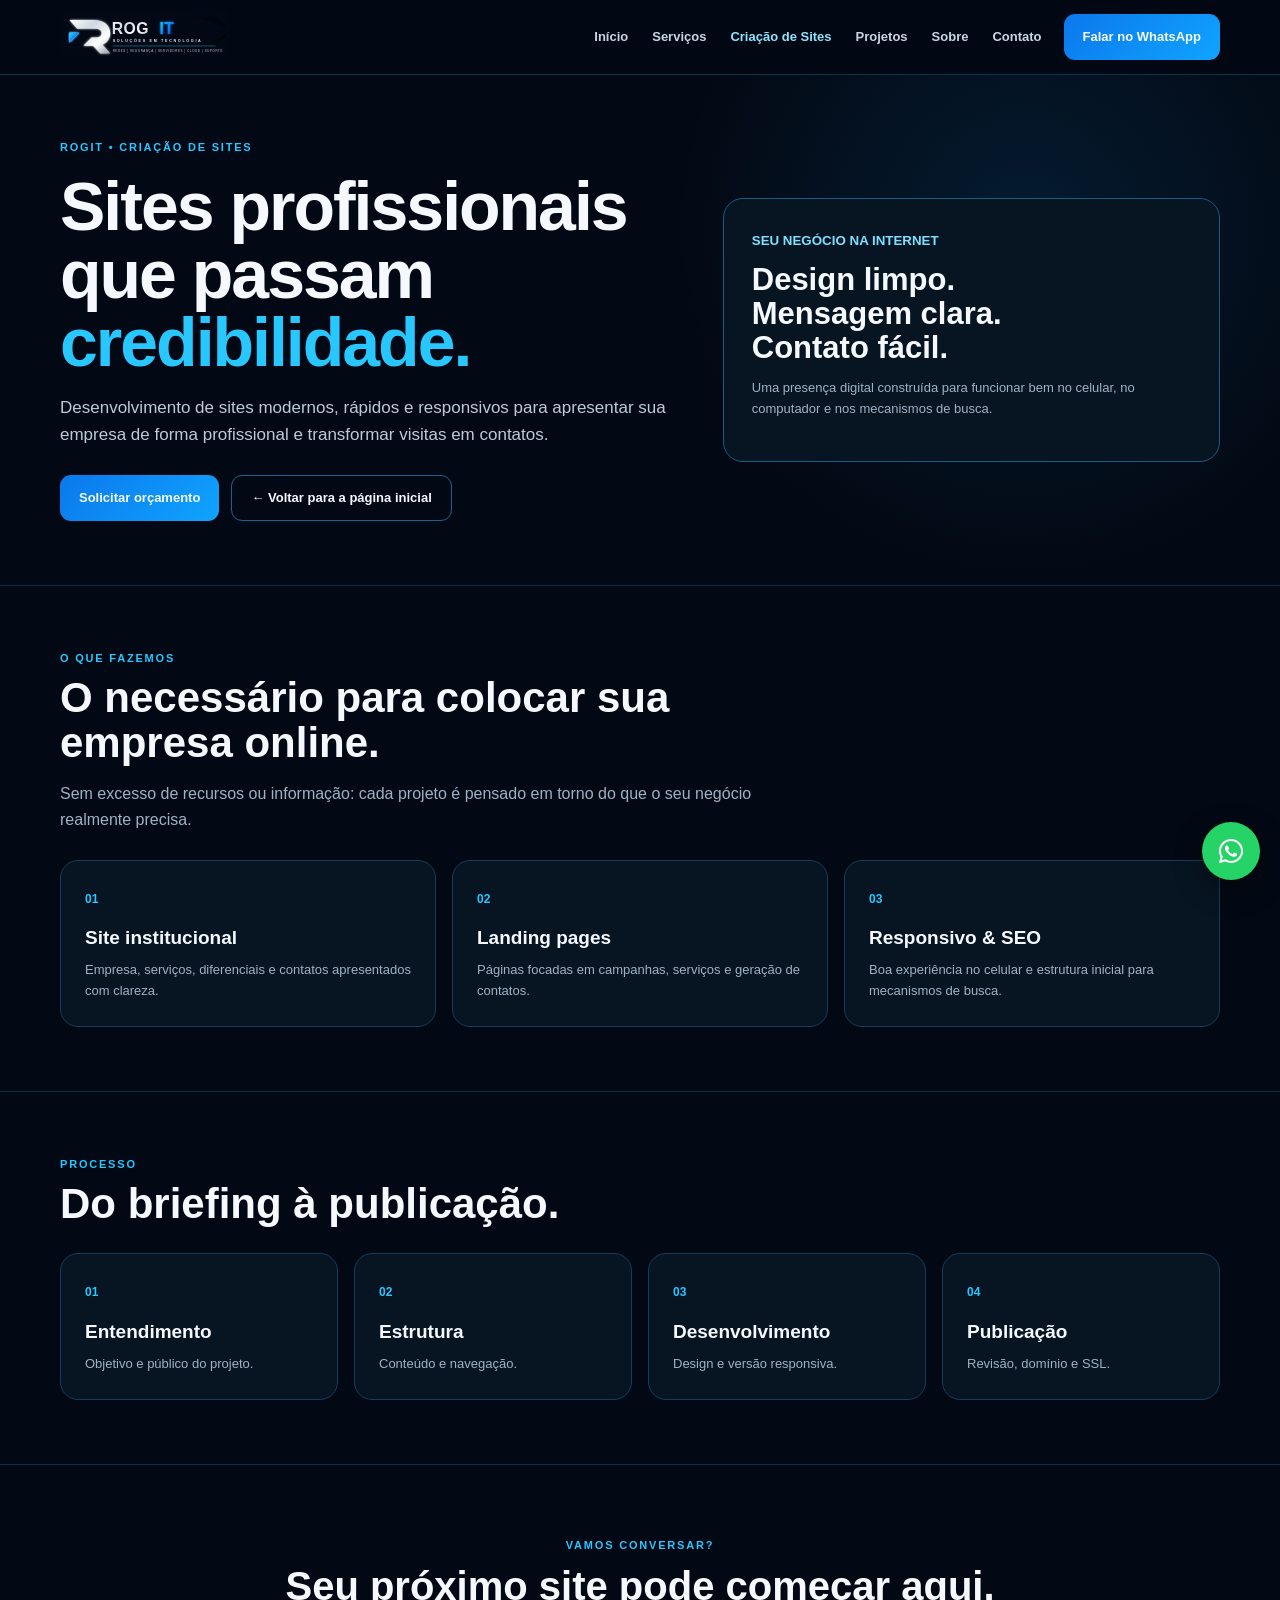
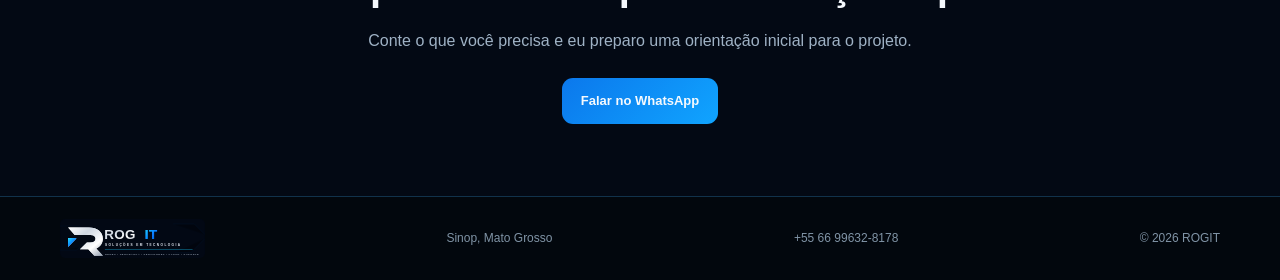
<file: sites/index.html>
<!doctype html><html lang="pt-BR"><head><meta charset="utf-8"><meta name="viewport" content="width=device-width,initial-scale=1"><title>Criação de Sites Profissionais em Sinop | ROGIT</title><meta name="description" content="Criação de sites profissionais, rápidos e responsivos pela ROGIT em Sinop-MT."><link rel="canonical" href="https://rogit.com.br/sites/"><link rel="icon" href="../favicon.svg"><style>:root{--bg:#030914;--card:#071522;--line:#173a57;--cyan:#28c7ff;--text:#f5f9fd;--muted:#9fb2c5;--green:#25d366}*{box-sizing:border-box}html{scroll-behavior:smooth}body{margin:0;background:var(--bg);color:var(--text);font-family:Inter,Segoe UI,Arial,sans-serif;line-height:1.6}a{text-decoration:none;color:inherit}.wrap{width:min(1160px,92%);margin:auto}.ey{color:var(--cyan);font-size:11px;font-weight:900;letter-spacing:1.8px}header{position:sticky;top:0;z-index:20;background:#030914ed;border-bottom:1px solid #11324b}.nav{height:74px;display:flex;align-items:center;gap:22px}.nav img{width:170px}.nav nav{margin-left:auto;display:flex;gap:24px;font-size:13px;font-weight:700}.nav nav a{color:#c8d6e3}.nav nav .active{color:#8ee4ff}.btn{display:inline-flex;align-items:center;justify-content:center;min-height:46px;padding:0 19px;border:1px solid #1d628f;border-radius:11px;font-weight:800;font-size:13px}.primary{background:linear-gradient(135deg,#0b78ec,#10a4ff);border:0}.menu{display:none;margin-left:auto;width:44px;height:44px;border:1px solid #1b4d70;border-radius:10px;background:#071726;color:#fff;font-size:20px}.hero{border-bottom:1px solid #102d43;background:radial-gradient(circle at 80% 30%,#0a5b9238,transparent 32%)}.hero-in{min-height:510px;display:grid;grid-template-columns:1.1fr .9fr;gap:55px;align-items:center}.hero h1{font-size:clamp(44px,5.5vw,68px);line-height:1;letter-spacing:-2px;margin:16px 0 18px}.hero h1 span{color:var(--cyan)}.hero p{font-size:17px;color:#bdcbd8;max-width:650px}.actions{display:flex;gap:12px;flex-wrap:wrap;margin-top:27px}.visual{border:1px solid #1a5b85;border-radius:20px;background:#071522;padding:28px}.visual small{color:#7fdfff;font-weight:800}.visual h2{font-size:31px;line-height:1.1;margin:10px 0}.visual p{font-size:13px;color:var(--muted)}.section{padding:64px 0;border-bottom:1px solid #102d43}.head{max-width:700px;margin-bottom:27px}.head h2{font-size:clamp(30px,4vw,42px);margin:7px 0 10px;line-height:1.08}.head p,.card p{color:var(--muted)}.grid{display:grid;grid-template-columns:repeat(3,1fr);gap:16px}.card{border:1px solid #173c59;background:#071522;border-radius:18px;padding:24px}.card b{color:var(--cyan);font-size:12px}.card h3{font-size:19px;margin:13px 0 7px}.card p{font-size:13px;margin:0}.process{grid-template-columns:repeat(4,1fr)}.cta{padding:72px 0;text-align:center}.cta h2{font-size:40px;margin:0 0 10px}.cta p{color:var(--muted);margin:0 auto 24px;max-width:600px}footer{border-top:1px solid #11324b;background:#02070d;padding:22px 0}.foot{display:flex;align-items:center;justify-content:space-between;gap:18px;color:#8094a6;font-size:12px}.foot img{width:145px}.wa{position:fixed;right:20px;bottom:20px;width:58px;height:58px;border-radius:50%;display:flex;align-items:center;justify-content:center;background:#25d366;box-shadow:0 10px 28px rgba(0,0,0,.38);z-index:120;transition:.2s}.wa:hover{transform:translateY(-3px) scale(1.04);background:#20c65a}.wa svg{width:30px;height:30px;fill:#fff}@media(max-width:900px){.nav nav,.nav>.btn{display:none}.menu{display:block}.nav nav.open{display:flex;position:absolute;left:4%;right:4%;top:74px;flex-direction:column;background:#061522;padding:12px}.nav nav.open a{padding:11px}.hero-in{grid-template-columns:1fr;padding:60px 0}.grid{grid-template-columns:1fr 1fr}.process{grid-template-columns:1fr 1fr}}@media(max-width:620px){.nav{height:68px}.nav img{width:145px}.menu{width:42px;height:42px;border-radius:12px}.hero-in{padding:44px 0}.hero h1{font-size:40px;line-height:1.04;letter-spacing:-1.4px}.hero p{font-size:16px}.visual{padding:22px}.visual h2{font-size:27px}.grid,.process{grid-template-columns:1fr}.section{padding:46px 0}.head{margin-bottom:20px}.head h2{font-size:34px}.card{padding:20px;border-radius:16px}.process .card{min-height:0;padding:18px 20px}.process .card h3{font-size:18px;margin:8px 0 4px}.process .card p{font-size:13px}.actions{flex-direction:column}.actions .btn{width:100%}.cta{padding:54px 0}.cta h2{font-size:32px}.foot{flex-direction:column;align-items:flex-start}.wa{right:16px;bottom:84px;width:54px;height:54px}.wa svg{width:28px;height:28px}}</style></head><body><header><div class="wrap nav"><a href="/"><img src="../rogit-logo.svg?v=6" alt="ROGIT"></a><nav id="mainNav"><a href="/">Início</a><a href="/#servicos">Serviços</a><a class="active" href="/sites/">Criação de Sites</a><a href="/#projetos">Projetos</a><a href="/#sobre">Sobre</a><a href="/#contato">Contato</a></nav><a class="btn primary" href="https://wa.me/5566996328178" target="_blank">Falar no WhatsApp</a><button class="menu" id="menuBtn" aria-label="Abrir menu">☰</button></div></header><main><section class="hero"><div class="wrap hero-in"><div><div class="ey">ROGIT • CRIAÇÃO DE SITES</div><h1>Sites profissionais que passam <span>credibilidade.</span></h1><p>Desenvolvimento de sites modernos, rápidos e responsivos para apresentar sua empresa de forma profissional e transformar visitas em contatos.</p><div class="actions"><a class="btn primary" href="https://wa.me/5566996328178?text=Olá%20ROGIT!%20Gostaria%20de%20um%20orçamento%20para%20criação%20de%20site." target="_blank">Solicitar orçamento</a><a class="btn" href="/">← Voltar para a página inicial</a></div></div><div class="visual"><small>SEU NEGÓCIO NA INTERNET</small><h2>Design limpo.<br>Mensagem clara.<br>Contato fácil.</h2><p>Uma presença digital construída para funcionar bem no celular, no computador e nos mecanismos de busca.</p></div></div></section><section class="section"><div class="wrap"><div class="head"><div class="ey">O QUE FAZEMOS</div><h2>O necessário para colocar sua empresa online.</h2><p>Sem excesso de recursos ou informação: cada projeto é pensado em torno do que o seu negócio realmente precisa.</p></div><div class="grid"><article class="card"><b>01</b><h3>Site institucional</h3><p>Empresa, serviços, diferenciais e contatos apresentados com clareza.</p></article><article class="card"><b>02</b><h3>Landing pages</h3><p>Páginas focadas em campanhas, serviços e geração de contatos.</p></article><article class="card"><b>03</b><h3>Responsivo & SEO</h3><p>Boa experiência no celular e estrutura inicial para mecanismos de busca.</p></article></div></div></section><section class="section"><div class="wrap"><div class="head"><div class="ey">PROCESSO</div><h2>Do briefing à publicação.</h2></div><div class="grid process"><article class="card"><b>01</b><h3>Entendimento</h3><p>Objetivo e público do projeto.</p></article><article class="card"><b>02</b><h3>Estrutura</h3><p>Conteúdo e navegação.</p></article><article class="card"><b>03</b><h3>Desenvolvimento</h3><p>Design e versão responsiva.</p></article><article class="card"><b>04</b><h3>Publicação</h3><p>Revisão, domínio e SSL.</p></article></div></div></section><section class="cta"><div class="wrap"><div class="ey">VAMOS CONVERSAR?</div><h2>Seu próximo site pode começar aqui.</h2><p>Conte o que você precisa e eu preparo uma orientação inicial para o projeto.</p><a class="btn primary" href="https://wa.me/5566996328178?text=Olá%20ROGIT!%20Quero%20conversar%20sobre%20um%20site." target="_blank">Falar no WhatsApp</a></div></section></main><footer><div class="wrap foot"><img src="../rogit-logo.svg?v=6" alt="ROGIT"><span>Sinop, Mato Grosso</span><span>+55 66 99632-8178</span><span>© 2026 ROGIT</span></div></footer><a class="wa" href="https://wa.me/5566996328178?text=Olá%20ROGIT!%20Quero%20conversar%20sobre%20um%20site." target="_blank" aria-label="Falar com a ROGIT no WhatsApp"><svg viewBox="0 0 32 32" aria-hidden="true"><path d="M16.02 3.2c-7.08 0-12.84 5.74-12.84 12.8 0 2.26.59 4.46 1.71 6.4L3.08 29l6.76-1.77a12.86 12.86 0 0 0 6.17 1.57h.01c7.08 0 12.84-5.74 12.84-12.8S23.1 3.2 16.02 3.2zm0 23.44h-.01a10.66 10.66 0 0 1-5.43-1.48l-.39-.23-4.01 1.05 1.07-3.9-.25-.4a10.57 10.57 0 0 1-1.63-5.68c0-5.88 4.79-10.66 10.68-10.66 5.89 0 10.68 4.78 10.68 10.66 0 5.88-4.79 10.64-10.71 10.64zm5.86-7.98c-.32-.16-1.9-.94-2.19-1.04-.29-.11-.51-.16-.72.16-.21.32-.83 1.04-1.02 1.25-.19.21-.37.24-.69.08-.32-.16-1.35-.5-2.57-1.59-.95-.85-1.59-1.9-1.78-2.22-.19-.32-.02-.49.14-.65.14-.14.32-.37.48-.56.16-.19.21-.32.32-.53.11-.21.05-.4-.03-.56-.08-.16-.72-1.73-.99-2.37-.26-.62-.52-.54-.72-.55h-.61c-.21 0-.56.08-.85.4-.29.32-1.12 1.09-1.12 2.66s1.15 3.09 1.31 3.3c.16.21 2.26 3.45 5.48 4.84.77.33 1.36.53 1.83.68.77.24 1.47.21 2.02.13.62-.09 1.9-.78 2.17-1.53.27-.75.27-1.39.19-1.53-.08-.13-.29-.21-.61-.37z"/></svg></a><script>const b=document.getElementById('menuBtn'),n=document.getElementById('mainNav');b.onclick=()=>{n.classList.toggle('open');b.textContent=n.classList.contains('open')?'✕':'☰'};n.querySelectorAll('a').forEach(a=>a.addEventListener('click',()=>{n.classList.remove('open');b.textContent='☰'}));</script></body></html>
</file>
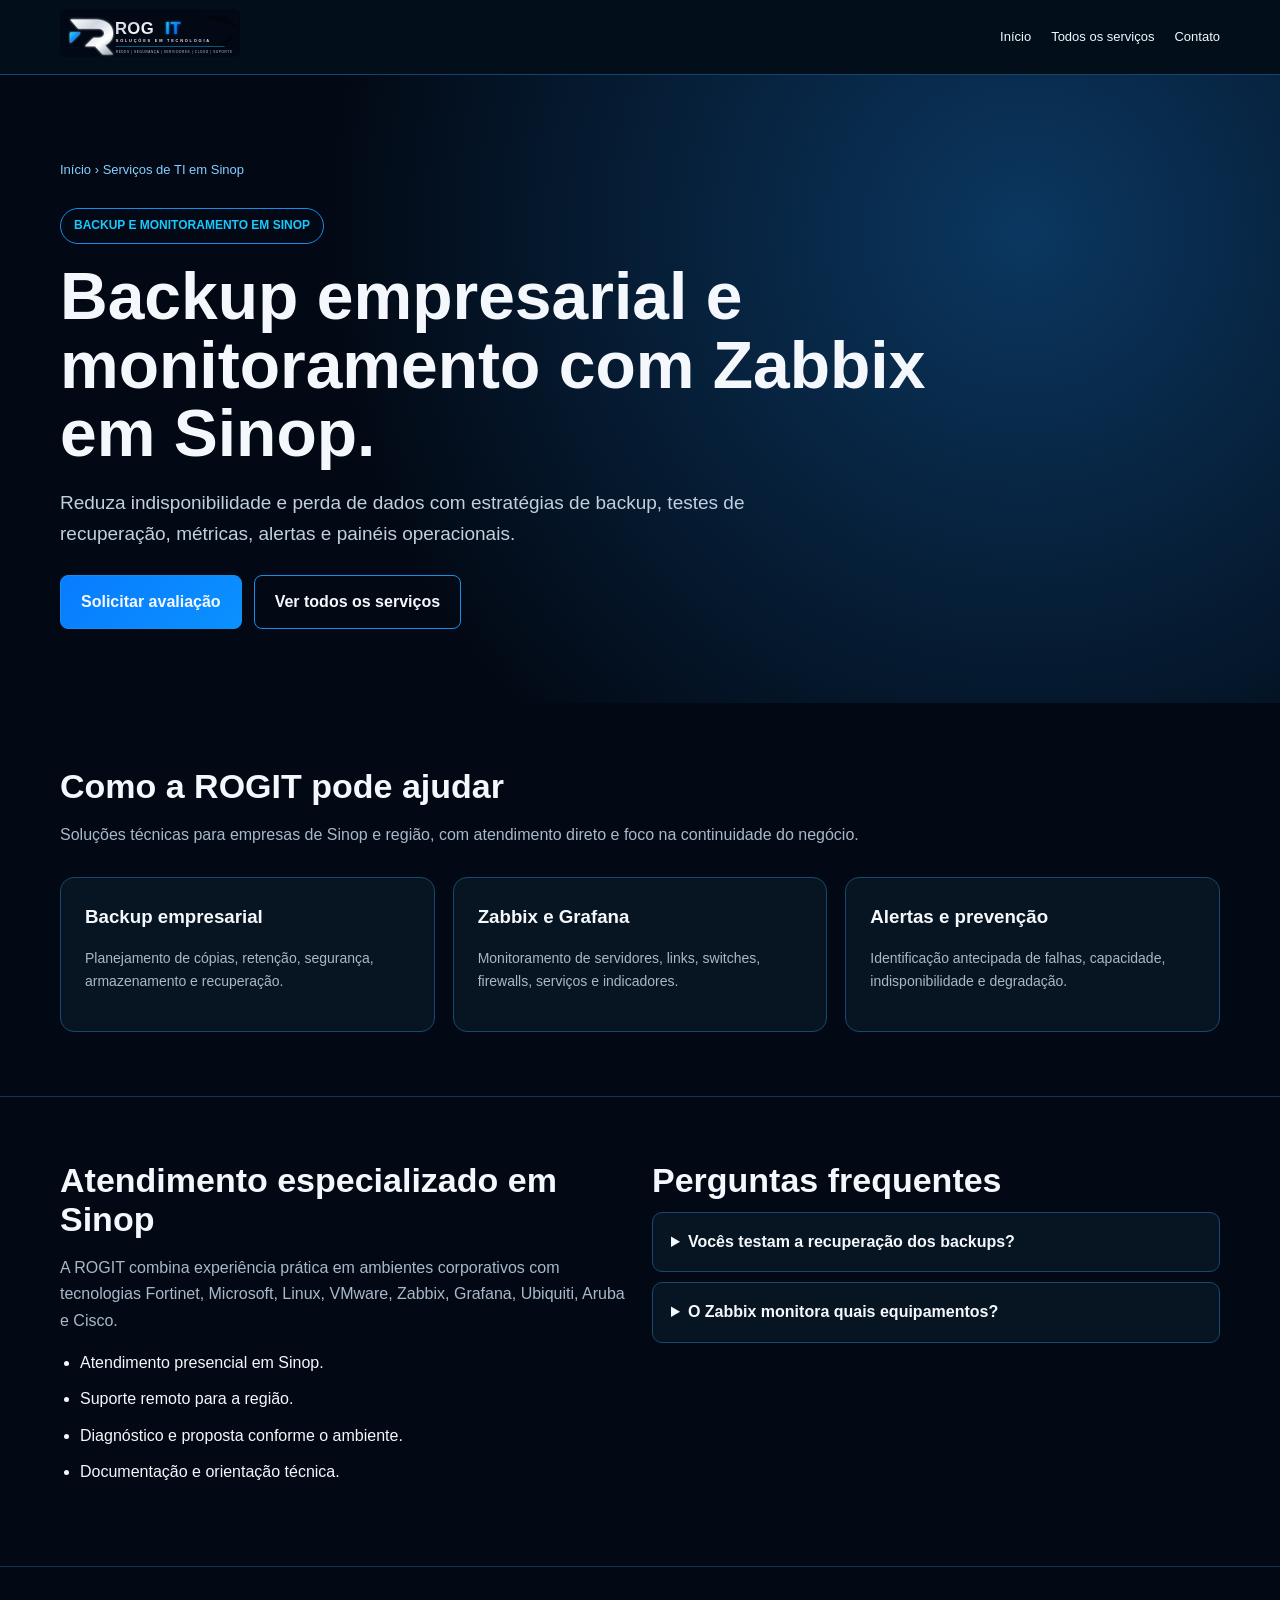
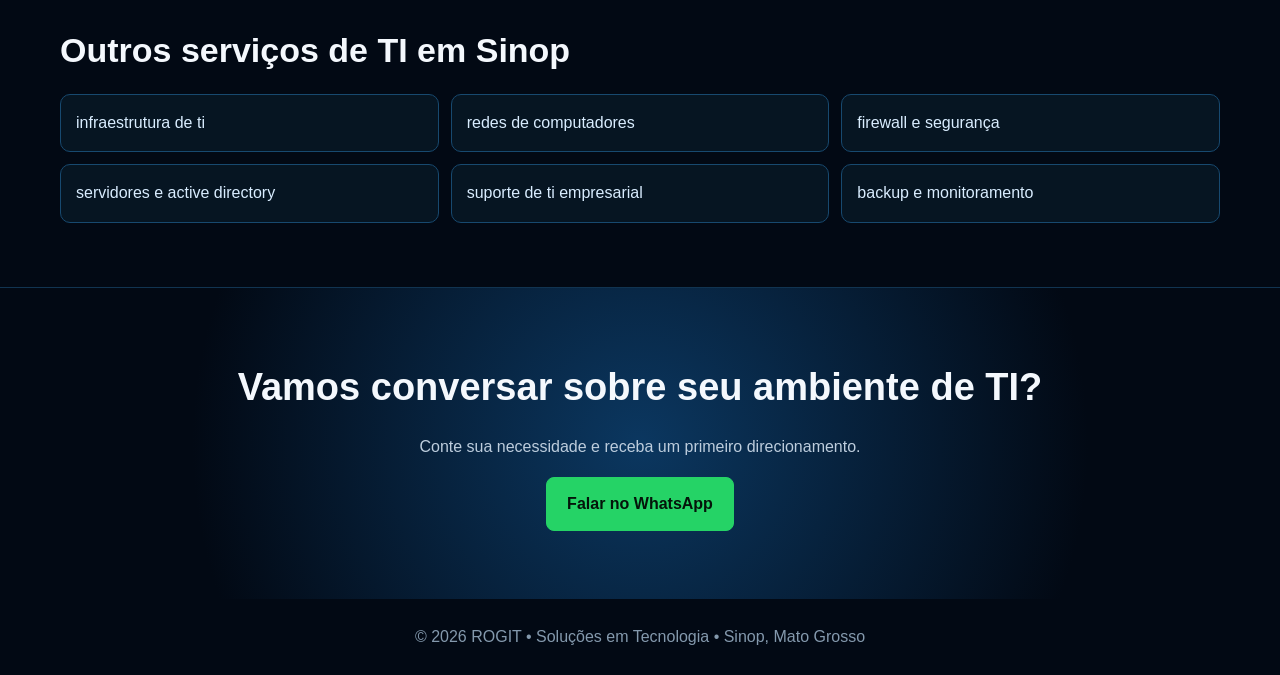
<file: backup-monitoramento-sinop.html>
<!DOCTYPE html><html lang="pt-BR"><head><meta charset="UTF-8"><meta name="viewport" content="width=device-width,initial-scale=1"><title>Backup e Monitoramento Zabbix em Sinop | ROGIT</title><meta name="description" content="Backup empresarial, recuperação de dados e monitoramento com Zabbix e Grafana para servidores, redes e links em Sinop-MT."><meta name="robots" content="index,follow"><link rel="canonical" href="https://rogit.com.br/backup-monitoramento-sinop.html"><link rel="icon" href="./favicon.svg"><link rel="stylesheet" href="./seo-local.css"><meta property="og:title" content="Backup e Monitoramento Zabbix em Sinop | ROGIT"><meta property="og:description" content="Backup empresarial, recuperação de dados e monitoramento com Zabbix e Grafana para servidores, redes e links em Sinop-MT."><meta property="og:url" content="https://rogit.com.br/backup-monitoramento-sinop.html"><meta property="og:type" content="website"><script type="application/ld+json">{"@context":"https://schema.org","@type":"Service","name":"BACKUP E MONITORAMENTO EM SINOP","provider":{"@type":"ProfessionalService","name":"ROGIT - Soluções em Tecnologia","url":"https://rogit.com.br/","telephone":"+55 66 99632-8178"},"areaServed":{"@type":"City","name":"Sinop","containedInPlace":{"@type":"State","name":"Mato Grosso"}},"description":"Backup empresarial, recuperação de dados e monitoramento com Zabbix e Grafana para servidores, redes e links em Sinop-MT."}</script><script type="application/ld+json">{"@context":"https://schema.org","@type":"FAQPage","mainEntity":[{"@type":"Question","name":"Vocês testam a recuperação dos backups?","acceptedAnswer":{"@type":"Answer","text":"Sim. Um backup só é confiável quando a recuperação é validada periodicamente."}},{"@type":"Question","name":"O Zabbix monitora quais equipamentos?","acceptedAnswer":{"@type":"Answer","text":"Servidores, links, switches, firewalls, aplicações, serviços e diversos dispositivos de rede."}}]}</script></head><body><header><div class="wrap nav"><a href="/"><img src="./rogit-logo.svg?v=6" alt="ROGIT Soluções em Tecnologia"></a><nav class="nav-links"><a href="/">Início</a><a href="/servicos-ti-sinop.html">Todos os serviços</a><a href="https://wa.me/5566996328178">Contato</a></nav></div></header><main><section class="hero"><div class="wrap"><div class="crumb"><a href="/">Início</a> › <a href="/servicos-ti-sinop.html">Serviços de TI em Sinop</a></div><span class="eyebrow">BACKUP E MONITORAMENTO EM SINOP</span><h1>Backup empresarial e monitoramento com Zabbix em Sinop.</h1><p>Reduza indisponibilidade e perda de dados com estratégias de backup, testes de recuperação, métricas, alertas e painéis operacionais.</p><div class="actions"><a class="btn primary" href="https://wa.me/5566996328178?text=Ol%C3%A1%20ROGIT!%20Encontrei%20o%20site%20pesquisando%20backup%20e%20monitoramento%20em%20sinop%20e%20gostaria%20de%20falar%20sobre%20um%20projeto.">Solicitar avaliação</a><a class="btn" href="/servicos-ti-sinop.html">Ver todos os serviços</a></div></div></section><section class="section"><div class="wrap"><h2>Como a ROGIT pode ajudar</h2><p class="lead">Soluções técnicas para empresas de Sinop e região, com atendimento direto e foco na continuidade do negócio.</p><div class="grid"><article class="card"><h3>Backup empresarial</h3><p>Planejamento de cópias, retenção, segurança, armazenamento e recuperação.</p></article><article class="card"><h3>Zabbix e Grafana</h3><p>Monitoramento de servidores, links, switches, firewalls, serviços e indicadores.</p></article><article class="card"><h3>Alertas e prevenção</h3><p>Identificação antecipada de falhas, capacidade, indisponibilidade e degradação.</p></article></div></div></section><section class="section"><div class="wrap two"><div><h2>Atendimento especializado em Sinop</h2><p class="lead">A ROGIT combina experiência prática em ambientes corporativos com tecnologias Fortinet, Microsoft, Linux, VMware, Zabbix, Grafana, Ubiquiti, Aruba e Cisco.</p><ul class="checklist"><li>Atendimento presencial em Sinop.</li><li>Suporte remoto para a região.</li><li>Diagnóstico e proposta conforme o ambiente.</li><li>Documentação e orientação técnica.</li></ul></div><div class="faq"><h2>Perguntas frequentes</h2><details><summary>Vocês testam a recuperação dos backups?</summary><p>Sim. Um backup só é confiável quando a recuperação é validada periodicamente.</p></details><details><summary>O Zabbix monitora quais equipamentos?</summary><p>Servidores, links, switches, firewalls, aplicações, serviços e diversos dispositivos de rede.</p></details></div></div></section><section class="section"><div class="wrap"><h2>Outros serviços de TI em Sinop</h2><div class="related"><a href="/infraestrutura-ti-sinop.html">infraestrutura de ti</a><a href="/redes-computadores-sinop.html">redes de computadores</a><a href="/firewall-seguranca-sinop.html">firewall e segurança</a><a href="/servidores-active-directory-sinop.html">servidores e active directory</a><a href="/suporte-ti-empresarial-sinop.html">suporte de ti empresarial</a><a href="/backup-monitoramento-sinop.html">backup e monitoramento</a></div></div></section><section class="cta"><div class="wrap"><h2>Vamos conversar sobre seu ambiente de TI?</h2><p>Conte sua necessidade e receba um primeiro direcionamento.</p><a class="btn whatsapp" href="https://wa.me/5566996328178">Falar no WhatsApp</a></div></section></main><footer>© 2026 ROGIT • Soluções em Tecnologia • Sinop, Mato Grosso</footer></body></html>
</file>
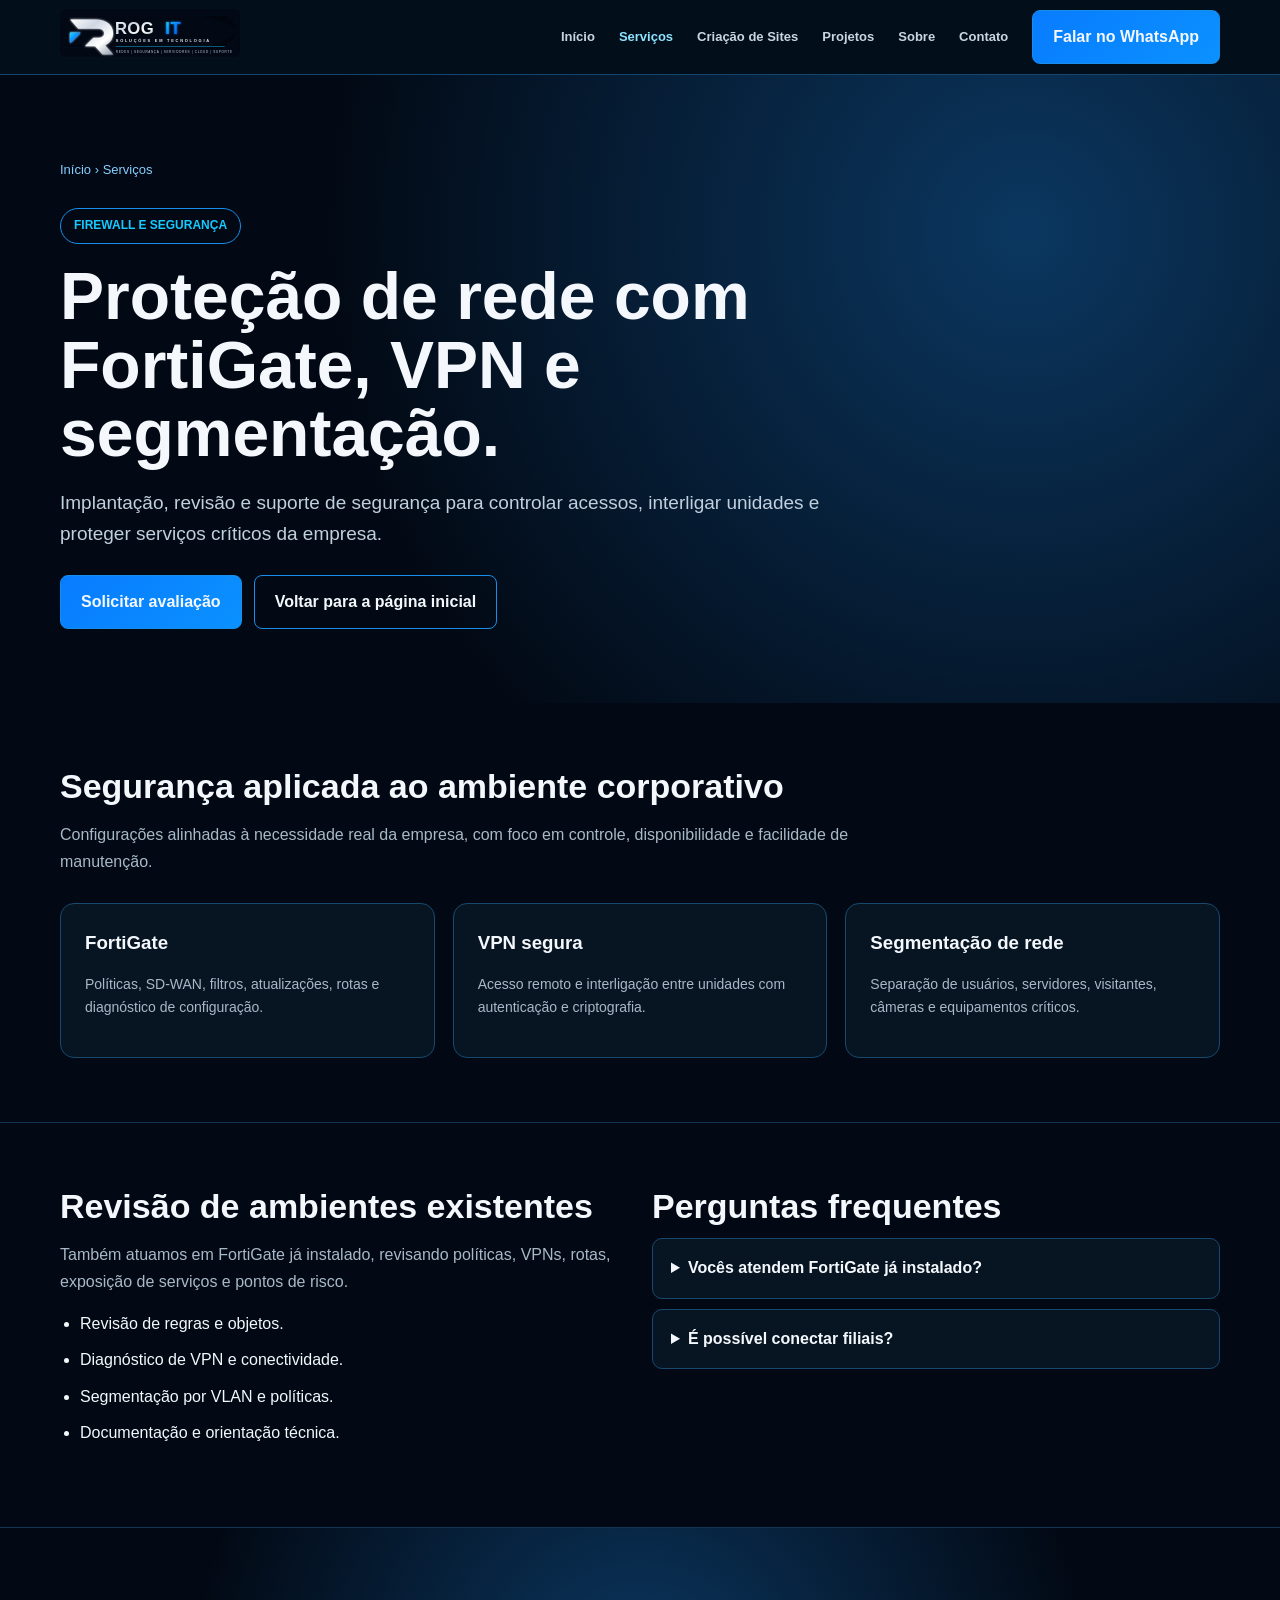
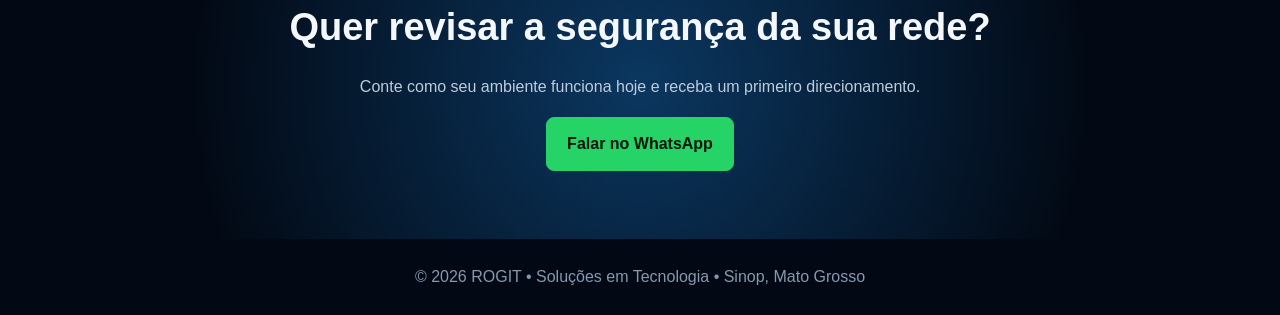
<file: firewall-fortigate-sinop.html>
<!doctype html><html lang="pt-BR"><head><meta charset="utf-8"><meta name="robots" content="noindex,follow"><link rel="canonical" href="https://rogit.com.br/firewall-seguranca-sinop.html"><meta http-equiv="refresh" content="0;url=/firewall-seguranca-sinop.html"><title>Redirecionando | ROGIT</title><script>location.replace('/firewall-seguranca-sinop.html');</script></head><body><p>Redirecionando para <a href="/firewall-seguranca-sinop.html">Firewall e Segurança</a>…</p></body></html>
</file>
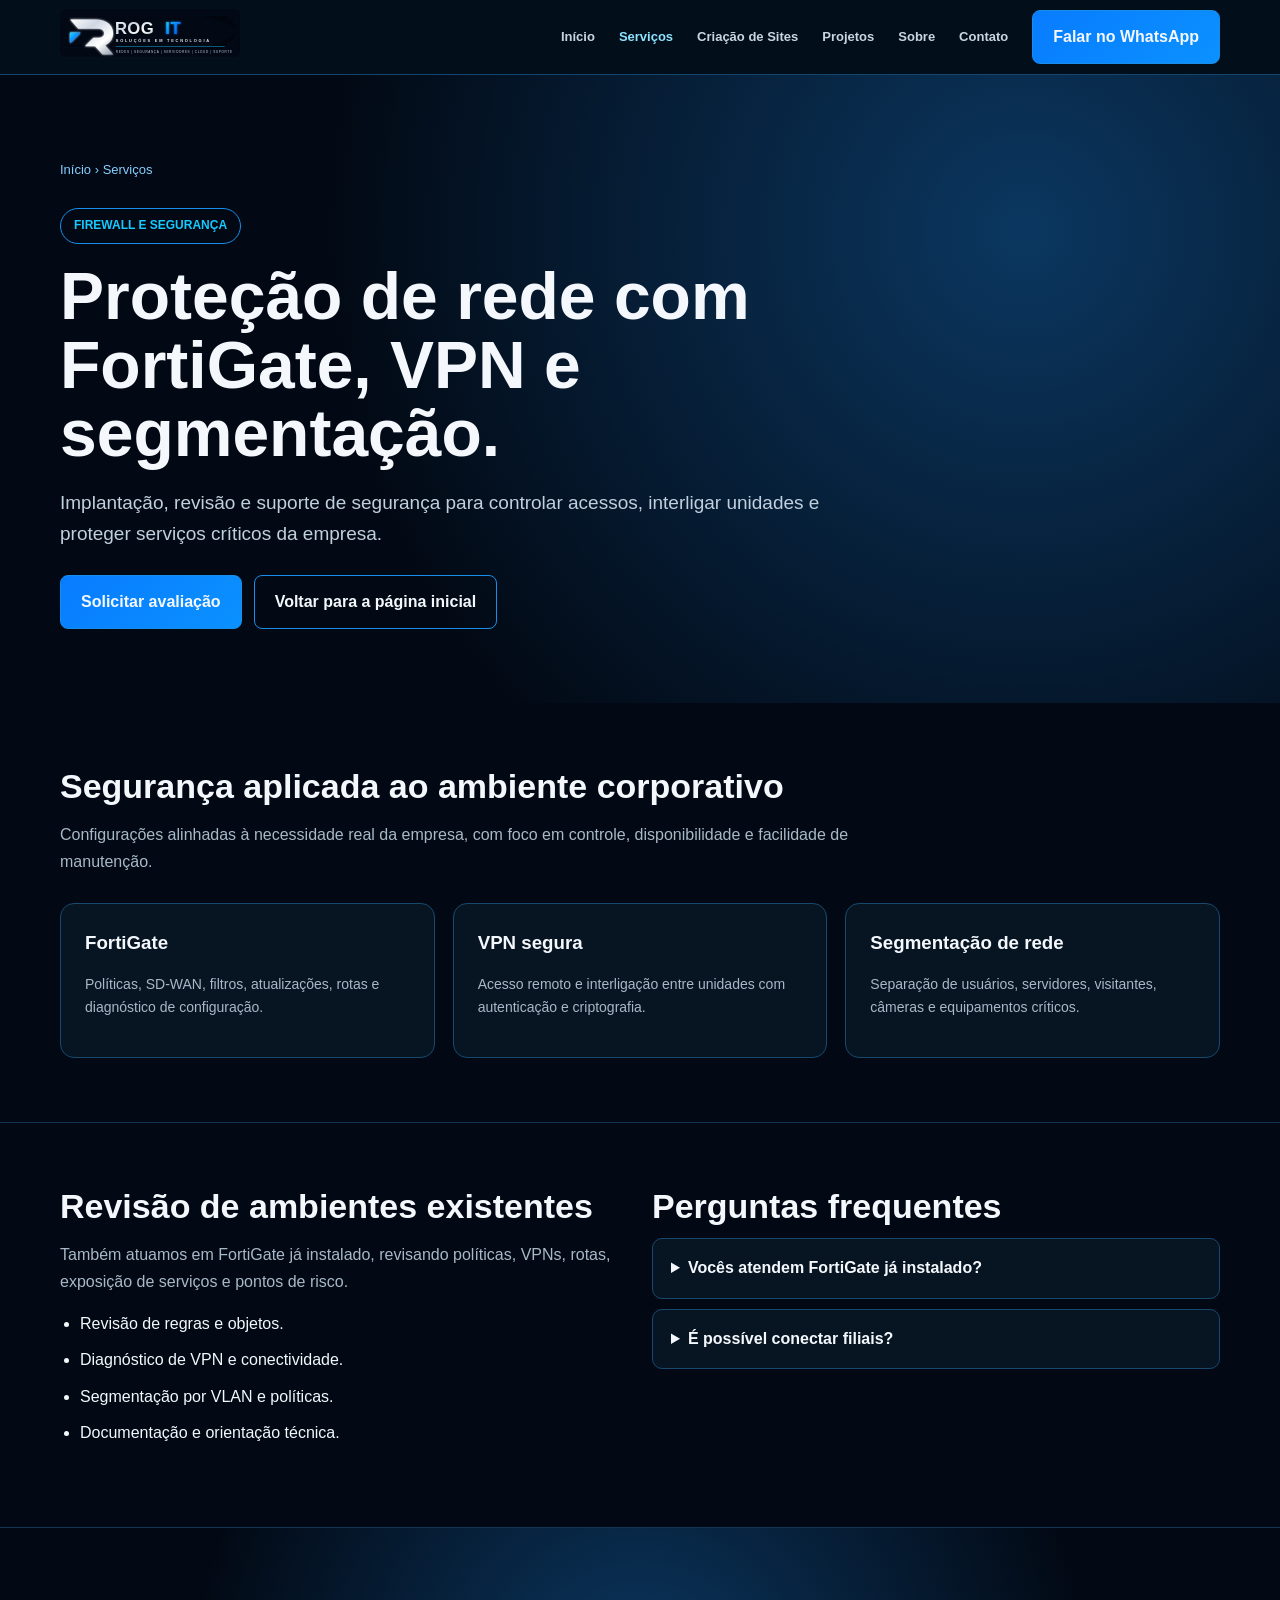
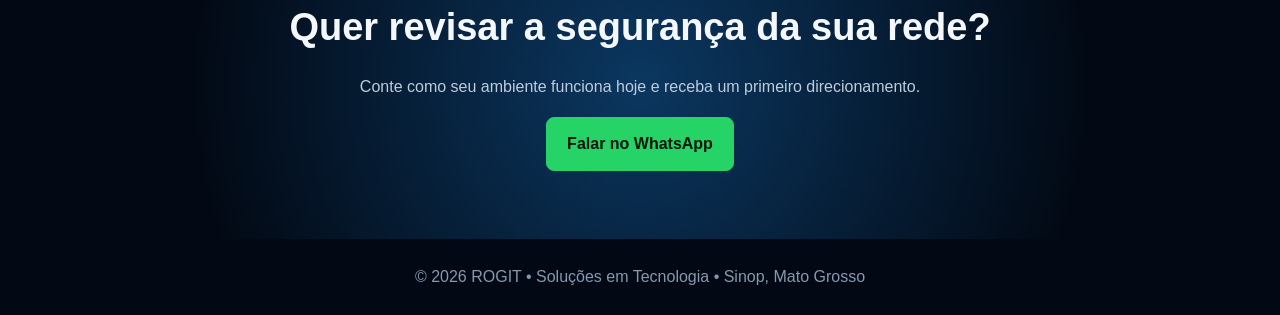
<file: firewall-seguranca-sinop.html>
<!DOCTYPE html><html lang="pt-BR"><head><meta charset="UTF-8"><meta name="viewport" content="width=device-width,initial-scale=1"><title>Firewall FortiGate e Segurança em Sinop | ROGIT</title><meta name="description" content="Firewall FortiGate, VPN, segmentação e segurança da informação para empresas em Sinop-MT."><meta name="robots" content="index,follow"><link rel="canonical" href="https://rogit.com.br/firewall-seguranca-sinop.html"><link rel="icon" href="./favicon.svg"><link rel="stylesheet" href="./seo-local.css"><style>.nav{height:74px}.nav-links{display:flex;align-items:center;gap:24px;margin-left:auto;font-weight:700}.nav-links a{color:#c8d6e3}.nav-links .active{color:#8ee4ff}.nav-cta{margin-left:0}.menu{display:none;margin-left:auto;width:44px;height:44px;border:1px solid #1b4d70;border-radius:10px;background:#071726;color:#fff;font-size:20px}@media(max-width:900px){.nav-links,.nav-cta{display:none}.menu{display:block}.nav-links.open{display:flex;position:absolute;left:4%;right:4%;top:74px;flex-direction:column;align-items:stretch;gap:0;background:#061522;border:1px solid #17415f;padding:10px;z-index:100}.nav-links.open a{padding:12px;border-bottom:1px solid #12354f}}</style></head><body><header><div class="wrap nav"><a href="/"><img src="./rogit-logo.svg?v=6" alt="ROGIT"></a><nav class="nav-links" id="pageNav"><a href="/">Início</a><a class="active" href="/#servicos">Serviços</a><a href="/sites/">Criação de Sites</a><a href="/#projetos">Projetos</a><a href="/#sobre">Sobre</a><a href="/#contato">Contato</a></nav><a class="btn primary nav-cta" href="https://wa.me/5566996328178" target="_blank">Falar no WhatsApp</a><button class="menu" id="menuBtn" aria-label="Abrir menu">☰</button></div></header><main><section class="hero"><div class="wrap"><div class="crumb"><a href="/">Início</a> › <a href="/#servicos">Serviços</a></div><span class="eyebrow">FIREWALL E SEGURANÇA</span><h1>Proteção de rede com FortiGate, VPN e segmentação.</h1><p>Implantação, revisão e suporte de segurança para controlar acessos, interligar unidades e proteger serviços críticos da empresa.</p><div class="actions"><a class="btn primary" href="https://wa.me/5566996328178?text=Olá%20ROGIT!%20Gostaria%20de%20uma%20avaliação%20de%20firewall%20e%20segurança." target="_blank">Solicitar avaliação</a><a class="btn" href="/">Voltar para a página inicial</a></div></div></section><section class="section"><div class="wrap"><h2>Segurança aplicada ao ambiente corporativo</h2><p class="lead">Configurações alinhadas à necessidade real da empresa, com foco em controle, disponibilidade e facilidade de manutenção.</p><div class="grid"><article class="card"><h3>FortiGate</h3><p>Políticas, SD-WAN, filtros, atualizações, rotas e diagnóstico de configuração.</p></article><article class="card"><h3>VPN segura</h3><p>Acesso remoto e interligação entre unidades com autenticação e criptografia.</p></article><article class="card"><h3>Segmentação de rede</h3><p>Separação de usuários, servidores, visitantes, câmeras e equipamentos críticos.</p></article></div></div></section><section class="section"><div class="wrap two"><div><h2>Revisão de ambientes existentes</h2><p class="lead">Também atuamos em FortiGate já instalado, revisando políticas, VPNs, rotas, exposição de serviços e pontos de risco.</p><ul class="checklist"><li>Revisão de regras e objetos.</li><li>Diagnóstico de VPN e conectividade.</li><li>Segmentação por VLAN e políticas.</li><li>Documentação e orientação técnica.</li></ul></div><div class="faq"><h2>Perguntas frequentes</h2><details><summary>Vocês atendem FortiGate já instalado?</summary><p>Sim. Revisamos configuração, políticas, VPNs, rotas, segurança e desempenho.</p></details><details><summary>É possível conectar filiais?</summary><p>Sim. Projetamos VPNs site-to-site e acesso remoto conforme a necessidade do ambiente.</p></details></div></div></section><section class="cta"><div class="wrap"><h2>Quer revisar a segurança da sua rede?</h2><p>Conte como seu ambiente funciona hoje e receba um primeiro direcionamento.</p><a class="btn whatsapp" href="https://wa.me/5566996328178?text=Olá%20ROGIT!%20Quero%20falar%20sobre%20firewall%20e%20segurança." target="_blank">Falar no WhatsApp</a></div></section></main><footer>© 2026 ROGIT • Soluções em Tecnologia • Sinop, Mato Grosso</footer><script>const b=document.getElementById('menuBtn'),n=document.getElementById('pageNav');b.onclick=()=>{n.classList.toggle('open');b.textContent=n.classList.contains('open')?'✕':'☰'};</script></body></html>
</file>
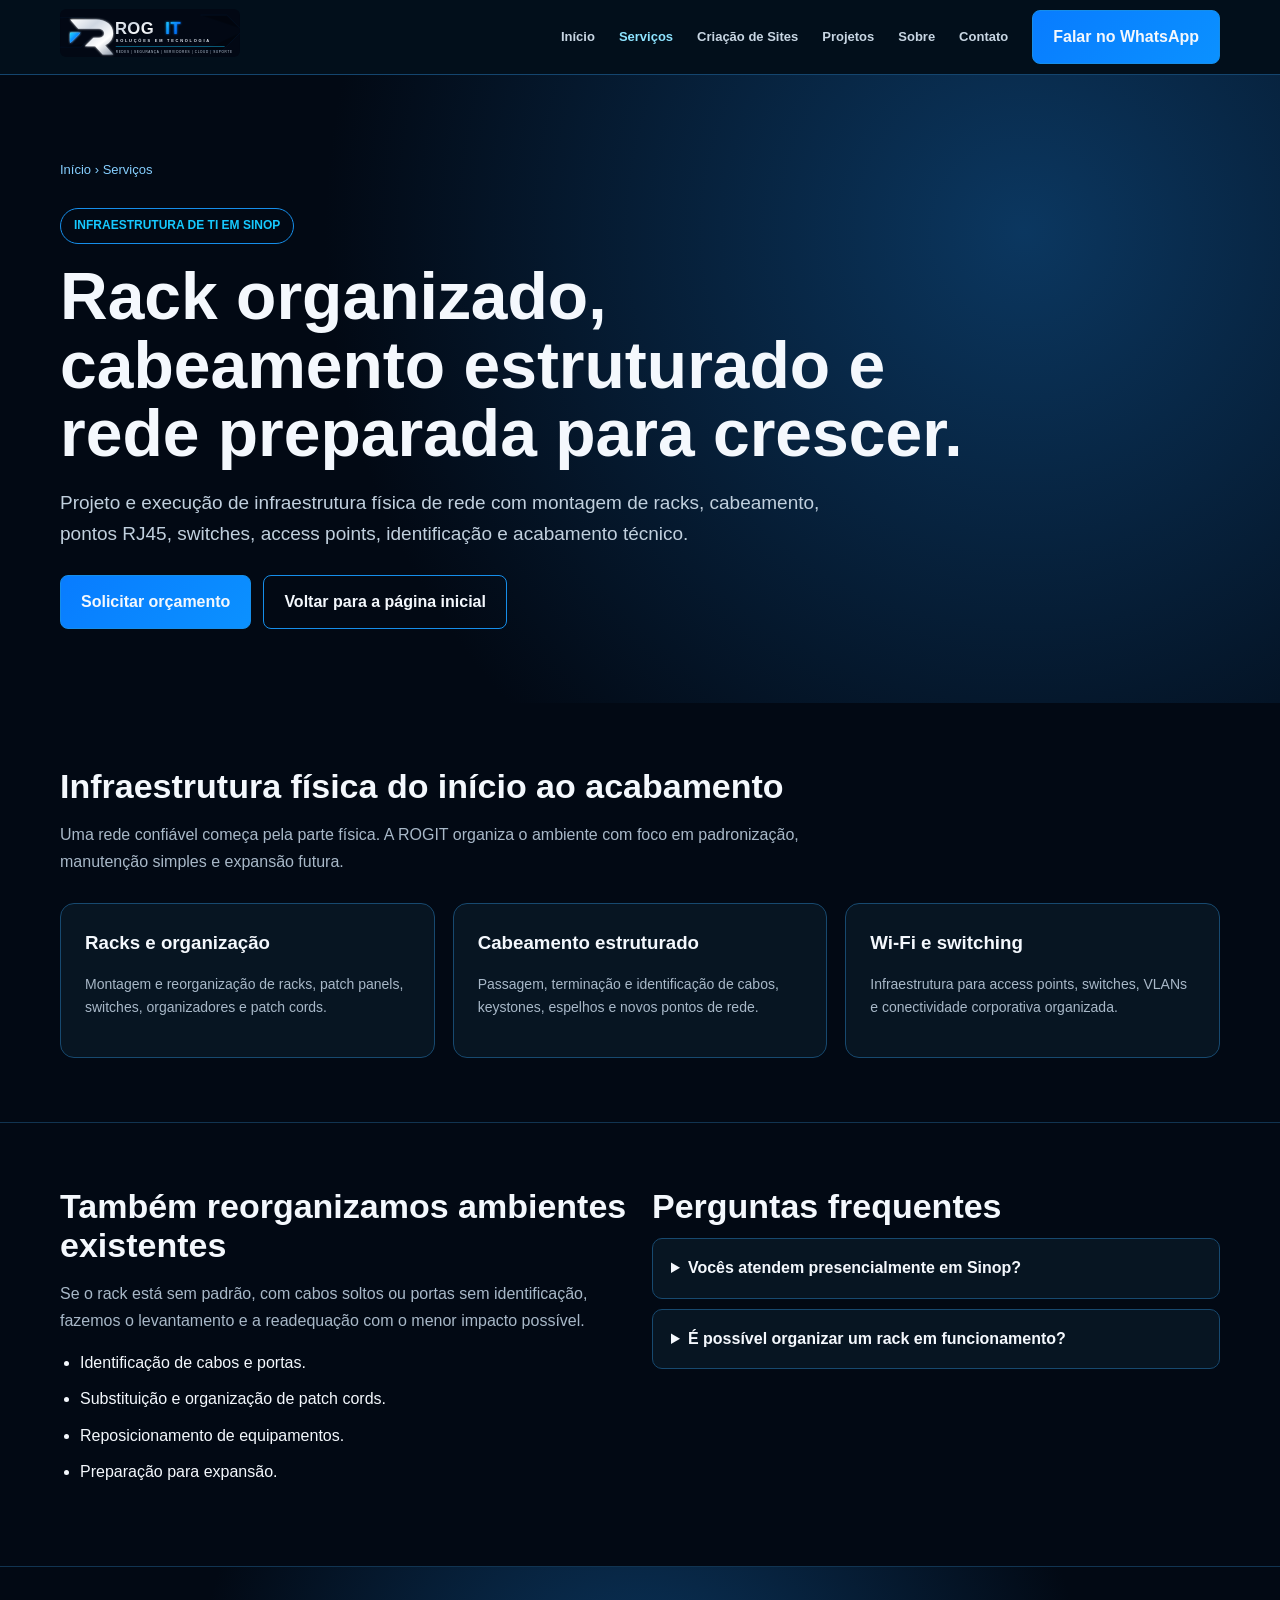
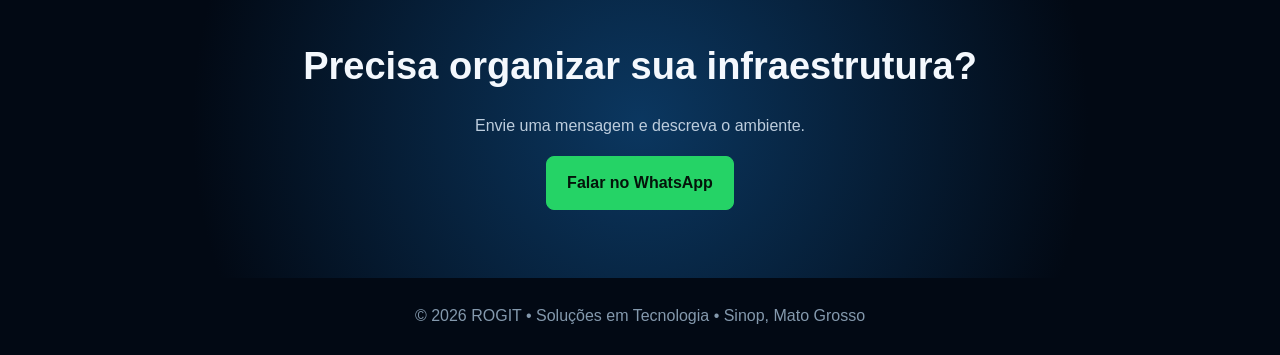
<file: infraestrutura-ti-sinop.html>
<!DOCTYPE html><html lang="pt-BR"><head><meta charset="UTF-8"><meta name="viewport" content="width=device-width,initial-scale=1"><title>Infraestrutura de TI, Rack e Cabeamento em Sinop MT | ROGIT</title><meta name="description" content="Infraestrutura física de TI em Sinop-MT: racks, cabeamento estruturado, pontos de rede, switches, Wi-Fi e organização profissional."><meta name="robots" content="index,follow"><link rel="canonical" href="https://rogit.com.br/infraestrutura-ti-sinop.html"><link rel="icon" href="./favicon.svg"><link rel="stylesheet" href="./seo-local.css"><style>.nav{height:74px}.nav-links{display:flex;align-items:center;gap:24px;margin-left:auto;font-weight:700}.nav-links a{color:#c8d6e3}.nav-links .active{color:#8ee4ff}.nav-cta{margin-left:0}.menu{display:none;margin-left:auto;width:44px;height:44px;border:1px solid #1b4d70;border-radius:10px;background:#071726;color:#fff;font-size:20px}@media(max-width:900px){.nav-links,.nav-cta{display:none}.menu{display:block}.nav-links.open{display:flex;position:absolute;left:4%;right:4%;top:74px;flex-direction:column;align-items:stretch;gap:0;background:#061522;border:1px solid #17415f;padding:10px;z-index:100}.nav-links.open a{padding:12px;border-bottom:1px solid #12354f}} </style></head><body><header><div class="wrap nav"><a href="/"><img src="./rogit-logo.svg?v=6" alt="ROGIT"></a><nav class="nav-links" id="pageNav"><a href="/">Início</a><a class="active" href="/#servicos">Serviços</a><a href="/sites/">Criação de Sites</a><a href="/#projetos">Projetos</a><a href="/#sobre">Sobre</a><a href="/#contato">Contato</a></nav><a class="btn primary nav-cta" href="https://wa.me/5566996328178" target="_blank">Falar no WhatsApp</a><button class="menu" id="menuBtn" aria-label="Abrir menu">☰</button></div></header><main><section class="hero"><div class="wrap"><div class="crumb"><a href="/">Início</a> › <a href="/#servicos">Serviços</a></div><span class="eyebrow">INFRAESTRUTURA DE TI EM SINOP</span><h1>Rack organizado, cabeamento estruturado e rede preparada para crescer.</h1><p>Projeto e execução de infraestrutura física de rede com montagem de racks, cabeamento, pontos RJ45, switches, access points, identificação e acabamento técnico.</p><div class="actions"><a class="btn primary" href="https://wa.me/5566996328178?text=Olá%20ROGIT!%20Gostaria%20de%20um%20orçamento%20para%20infraestrutura%20de%20TI." target="_blank">Solicitar orçamento</a><a class="btn" href="/">Voltar para a página inicial</a></div></div></section><section class="section"><div class="wrap"><h2>Infraestrutura física do início ao acabamento</h2><p class="lead">Uma rede confiável começa pela parte física. A ROGIT organiza o ambiente com foco em padronização, manutenção simples e expansão futura.</p><div class="grid"><article class="card"><h3>Racks e organização</h3><p>Montagem e reorganização de racks, patch panels, switches, organizadores e patch cords.</p></article><article class="card"><h3>Cabeamento estruturado</h3><p>Passagem, terminação e identificação de cabos, keystones, espelhos e novos pontos de rede.</p></article><article class="card"><h3>Wi-Fi e switching</h3><p>Infraestrutura para access points, switches, VLANs e conectividade corporativa organizada.</p></article></div></div></section><section class="section"><div class="wrap two"><div><h2>Também reorganizamos ambientes existentes</h2><p class="lead">Se o rack está sem padrão, com cabos soltos ou portas sem identificação, fazemos o levantamento e a readequação com o menor impacto possível.</p><ul class="checklist"><li>Identificação de cabos e portas.</li><li>Substituição e organização de patch cords.</li><li>Reposicionamento de equipamentos.</li><li>Preparação para expansão.</li></ul></div><div class="faq"><h2>Perguntas frequentes</h2><details><summary>Vocês atendem presencialmente em Sinop?</summary><p>Sim. Serviços de infraestrutura física são realizados presencialmente em Sinop e projetos na região podem ser avaliados.</p></details><details><summary>É possível organizar um rack em funcionamento?</summary><p>Sim. Primeiro fazemos o levantamento para planejar a intervenção e reduzir riscos de indisponibilidade.</p></details></div></div></section><section class="cta"><div class="wrap"><h2>Precisa organizar sua infraestrutura?</h2><p>Envie uma mensagem e descreva o ambiente.</p><a class="btn whatsapp" href="https://wa.me/5566996328178?text=Olá%20ROGIT!%20Preciso%20de%20um%20orçamento%20para%20infraestrutura%20de%20TI." target="_blank">Falar no WhatsApp</a></div></section></main><footer>© 2026 ROGIT • Soluções em Tecnologia • Sinop, Mato Grosso</footer><script>const b=document.getElementById('menuBtn'),n=document.getElementById('pageNav');b.onclick=()=>{n.classList.toggle('open');b.textContent=n.classList.contains('open')?'✕':'☰'};</script></body></html>
</file>
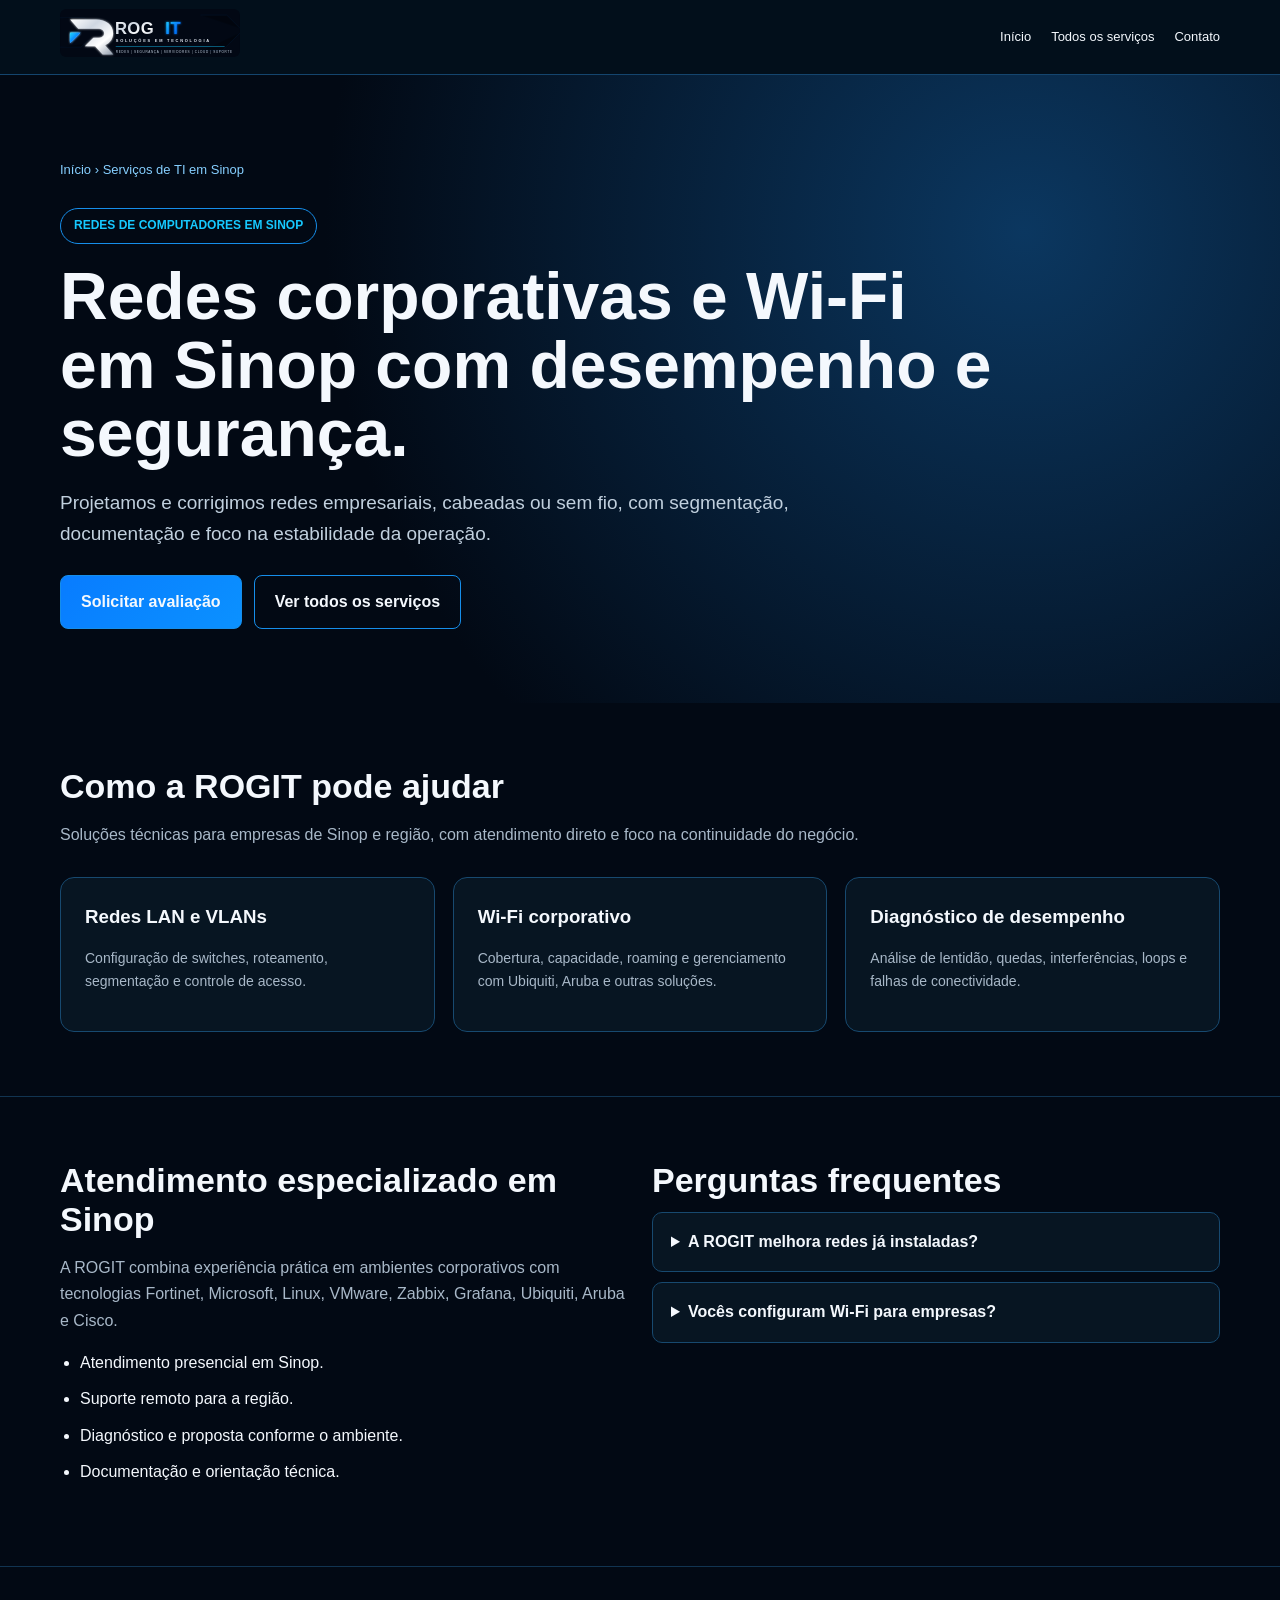
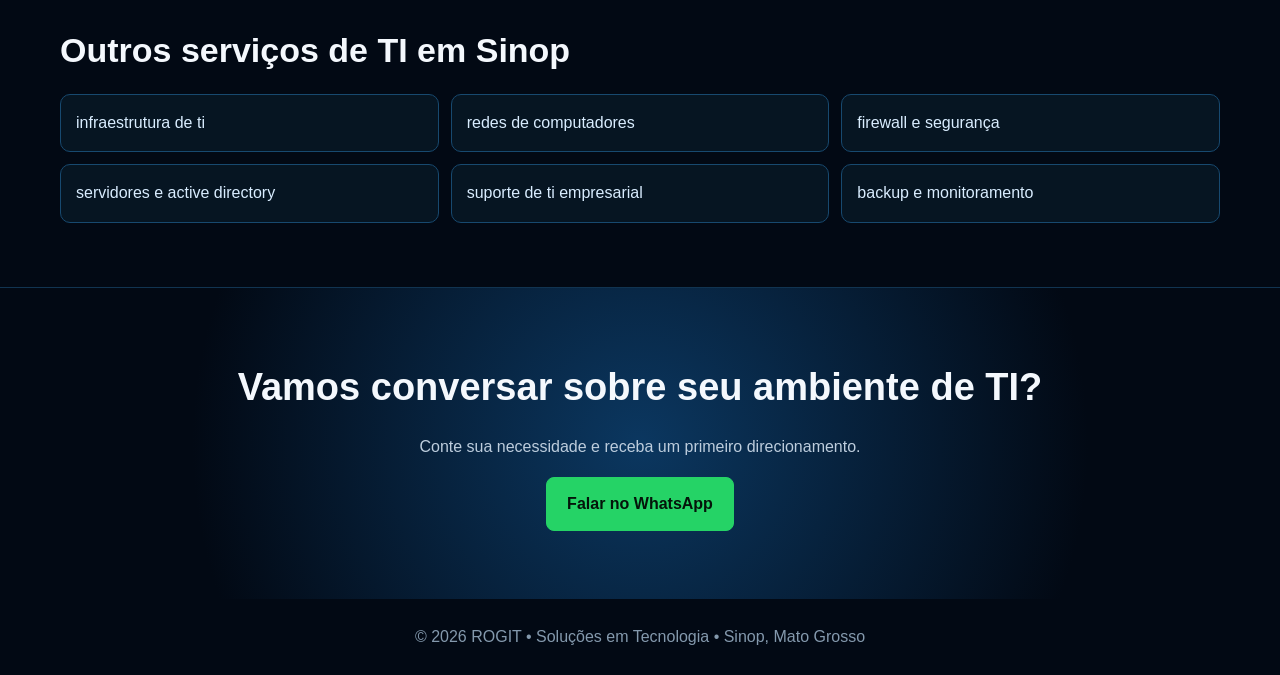
<file: redes-computadores-sinop.html>
<!DOCTYPE html><html lang="pt-BR"><head><meta charset="UTF-8"><meta name="viewport" content="width=device-width,initial-scale=1"><title>Redes de Computadores e Wi-Fi em Sinop | ROGIT</title><meta name="description" content="Projeto, implantação e suporte de redes de computadores e Wi-Fi corporativo em Sinop-MT. VLANs, switches, Ubiquiti, Cisco, Aruba e segurança."><meta name="robots" content="index,follow"><link rel="canonical" href="https://rogit.com.br/redes-computadores-sinop.html"><link rel="icon" href="./favicon.svg"><link rel="stylesheet" href="./seo-local.css"><meta property="og:title" content="Redes de Computadores e Wi-Fi em Sinop | ROGIT"><meta property="og:description" content="Projeto, implantação e suporte de redes de computadores e Wi-Fi corporativo em Sinop-MT. VLANs, switches, Ubiquiti, Cisco, Aruba e segurança."><meta property="og:url" content="https://rogit.com.br/redes-computadores-sinop.html"><meta property="og:type" content="website"><script type="application/ld+json">{"@context":"https://schema.org","@type":"Service","name":"REDES DE COMPUTADORES EM SINOP","provider":{"@type":"ProfessionalService","name":"ROGIT - Soluções em Tecnologia","url":"https://rogit.com.br/","telephone":"+55 66 99632-8178"},"areaServed":{"@type":"City","name":"Sinop","containedInPlace":{"@type":"State","name":"Mato Grosso"}},"description":"Projeto, implantação e suporte de redes de computadores e Wi-Fi corporativo em Sinop-MT. VLANs, switches, Ubiquiti, Cisco, Aruba e segurança."}</script><script type="application/ld+json">{"@context":"https://schema.org","@type":"FAQPage","mainEntity":[{"@type":"Question","name":"A ROGIT melhora redes já instaladas?","acceptedAnswer":{"@type":"Answer","text":"Sim. Fazemos diagnóstico, reorganização, correção de falhas e documentação do ambiente existente."}},{"@type":"Question","name":"Vocês configuram Wi-Fi para empresas?","acceptedAnswer":{"@type":"Answer","text":"Sim. Atuamos com projeto, implantação, segurança e otimização de redes Wi-Fi corporativas."}}]}</script></head><body><header><div class="wrap nav"><a href="/"><img src="./rogit-logo.svg?v=6" alt="ROGIT Soluções em Tecnologia"></a><nav class="nav-links"><a href="/">Início</a><a href="/servicos-ti-sinop.html">Todos os serviços</a><a href="https://wa.me/5566996328178">Contato</a></nav></div></header><main><section class="hero"><div class="wrap"><div class="crumb"><a href="/">Início</a> › <a href="/servicos-ti-sinop.html">Serviços de TI em Sinop</a></div><span class="eyebrow">REDES DE COMPUTADORES EM SINOP</span><h1>Redes corporativas e Wi-Fi em Sinop com desempenho e segurança.</h1><p>Projetamos e corrigimos redes empresariais, cabeadas ou sem fio, com segmentação, documentação e foco na estabilidade da operação.</p><div class="actions"><a class="btn primary" href="https://wa.me/5566996328178?text=Ol%C3%A1%20ROGIT!%20Encontrei%20o%20site%20pesquisando%20redes%20de%20computadores%20em%20sinop%20e%20gostaria%20de%20falar%20sobre%20um%20projeto.">Solicitar avaliação</a><a class="btn" href="/servicos-ti-sinop.html">Ver todos os serviços</a></div></div></section><section class="section"><div class="wrap"><h2>Como a ROGIT pode ajudar</h2><p class="lead">Soluções técnicas para empresas de Sinop e região, com atendimento direto e foco na continuidade do negócio.</p><div class="grid"><article class="card"><h3>Redes LAN e VLANs</h3><p>Configuração de switches, roteamento, segmentação e controle de acesso.</p></article><article class="card"><h3>Wi-Fi corporativo</h3><p>Cobertura, capacidade, roaming e gerenciamento com Ubiquiti, Aruba e outras soluções.</p></article><article class="card"><h3>Diagnóstico de desempenho</h3><p>Análise de lentidão, quedas, interferências, loops e falhas de conectividade.</p></article></div></div></section><section class="section"><div class="wrap two"><div><h2>Atendimento especializado em Sinop</h2><p class="lead">A ROGIT combina experiência prática em ambientes corporativos com tecnologias Fortinet, Microsoft, Linux, VMware, Zabbix, Grafana, Ubiquiti, Aruba e Cisco.</p><ul class="checklist"><li>Atendimento presencial em Sinop.</li><li>Suporte remoto para a região.</li><li>Diagnóstico e proposta conforme o ambiente.</li><li>Documentação e orientação técnica.</li></ul></div><div class="faq"><h2>Perguntas frequentes</h2><details><summary>A ROGIT melhora redes já instaladas?</summary><p>Sim. Fazemos diagnóstico, reorganização, correção de falhas e documentação do ambiente existente.</p></details><details><summary>Vocês configuram Wi-Fi para empresas?</summary><p>Sim. Atuamos com projeto, implantação, segurança e otimização de redes Wi-Fi corporativas.</p></details></div></div></section><section class="section"><div class="wrap"><h2>Outros serviços de TI em Sinop</h2><div class="related"><a href="/infraestrutura-ti-sinop.html">infraestrutura de ti</a><a href="/redes-computadores-sinop.html">redes de computadores</a><a href="/firewall-seguranca-sinop.html">firewall e segurança</a><a href="/servidores-active-directory-sinop.html">servidores e active directory</a><a href="/suporte-ti-empresarial-sinop.html">suporte de ti empresarial</a><a href="/backup-monitoramento-sinop.html">backup e monitoramento</a></div></div></section><section class="cta"><div class="wrap"><h2>Vamos conversar sobre seu ambiente de TI?</h2><p>Conte sua necessidade e receba um primeiro direcionamento.</p><a class="btn whatsapp" href="https://wa.me/5566996328178">Falar no WhatsApp</a></div></section></main><footer>© 2026 ROGIT • Soluções em Tecnologia • Sinop, Mato Grosso</footer></body></html>
</file>
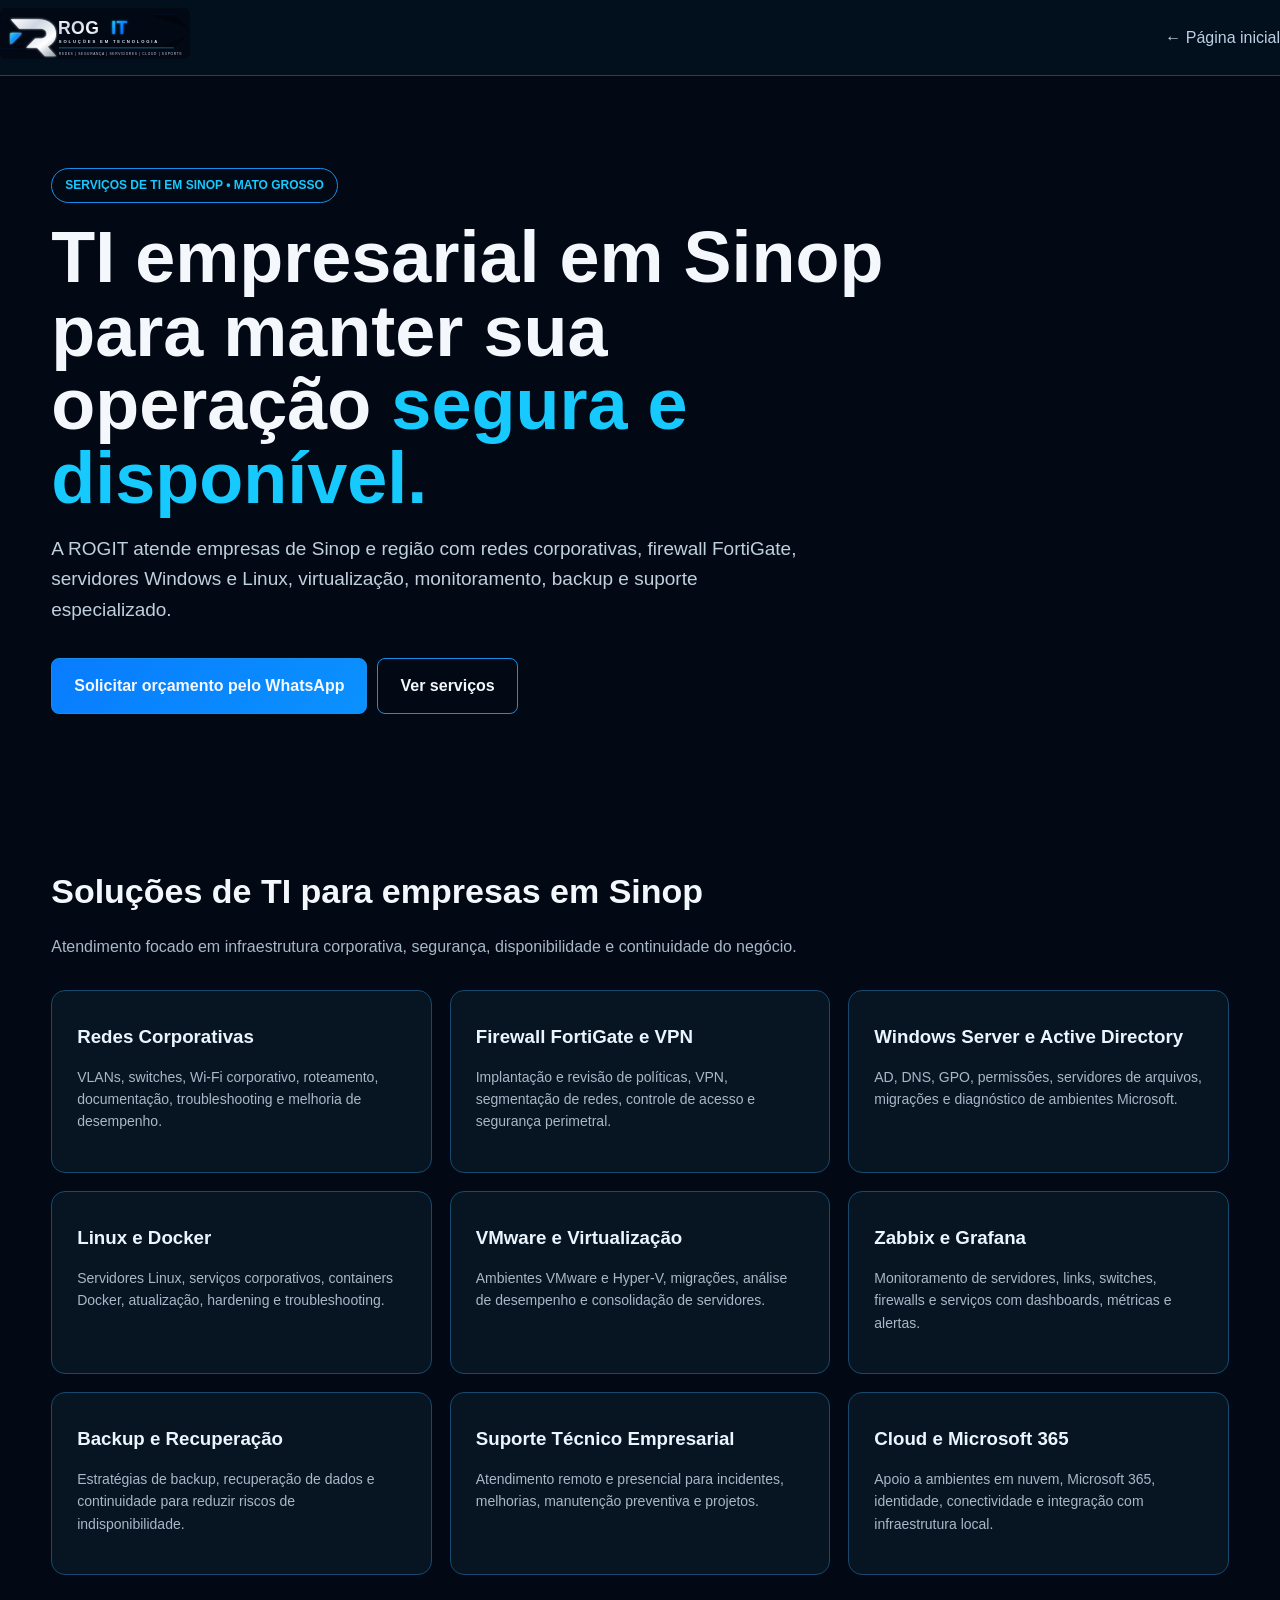
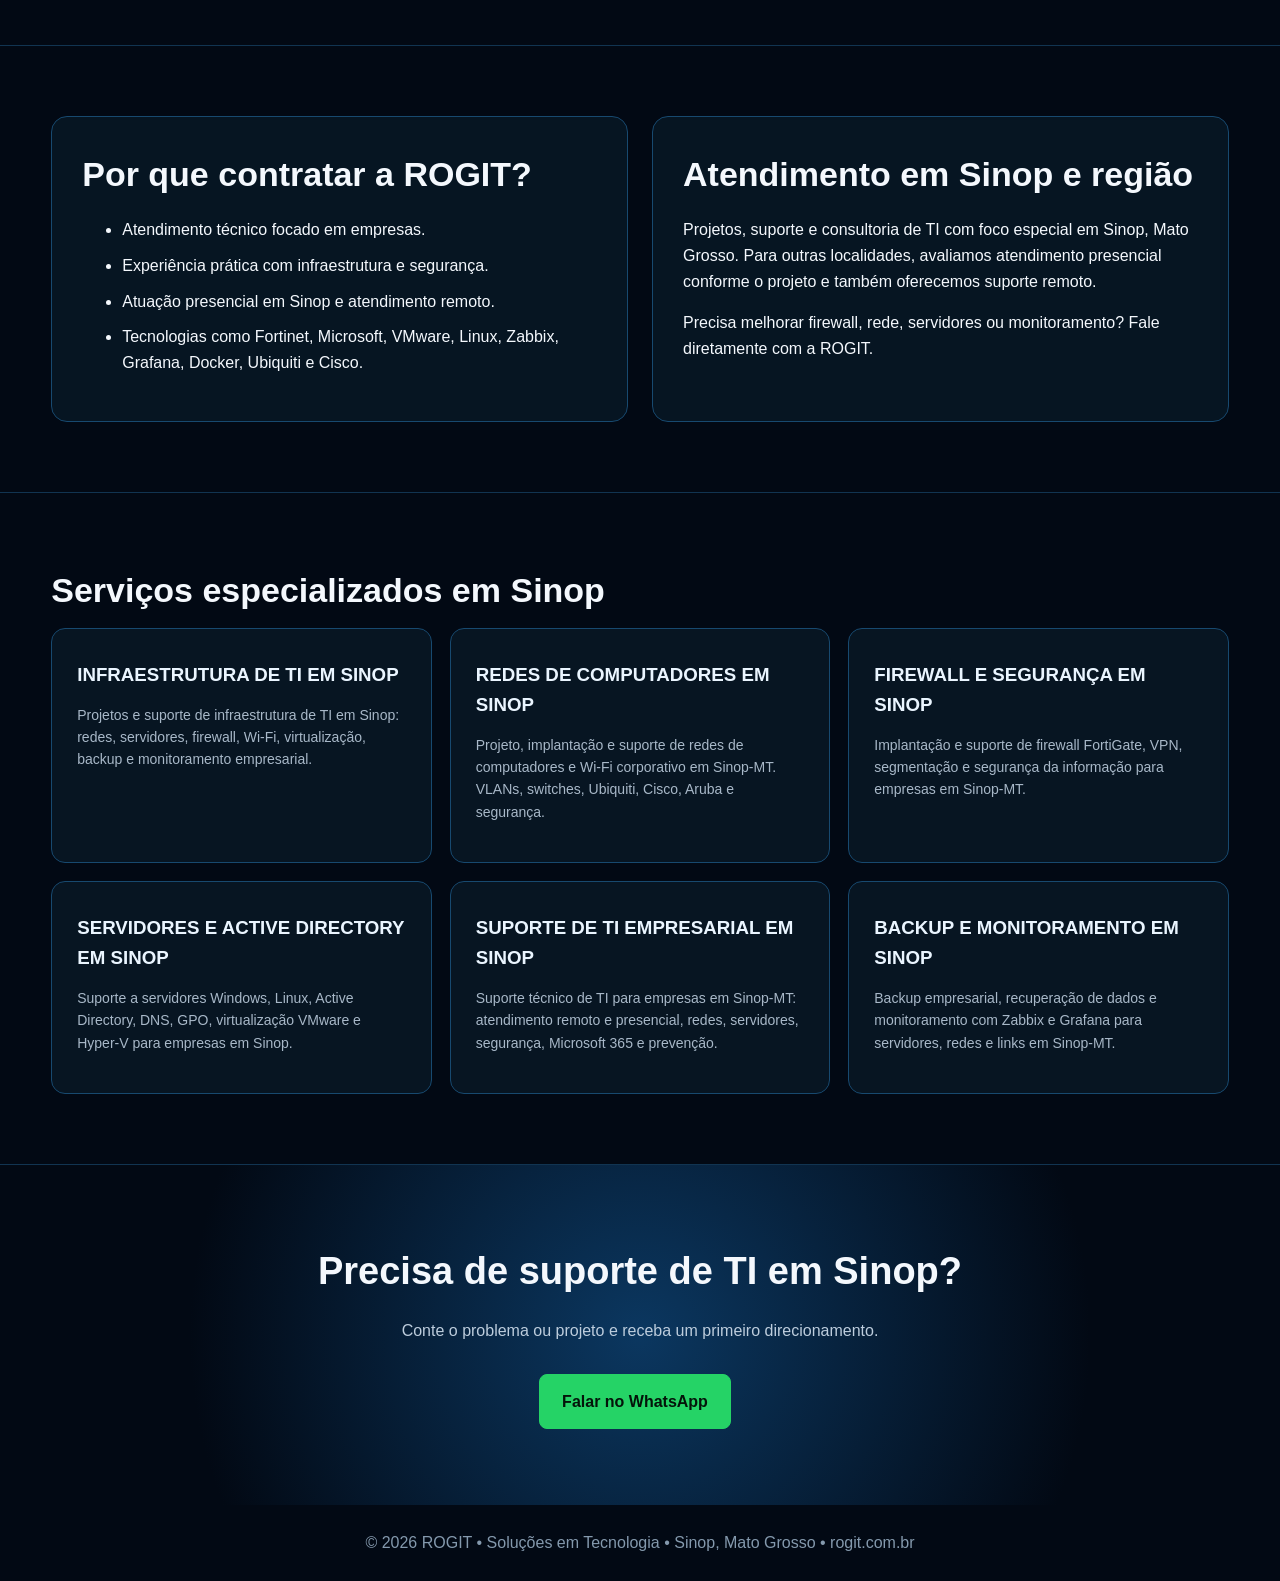
<file: servicos-ti-sinop.html>
<!DOCTYPE html><html lang="pt-BR"><head><meta charset="UTF-8"><meta name="viewport" content="width=device-width,initial-scale=1"><title>Serviços de TI em Sinop MT | Redes, Firewall e Servidores | ROGIT</title><meta name="description" content="Serviços de TI em Sinop-MT para empresas: redes corporativas, FortiGate, VPN, Windows Server, Linux, VMware, Zabbix, backup e suporte técnico. Fale com a ROGIT."><meta name="robots" content="index,follow"><link rel="canonical" href="https://rogit.com.br/servicos-ti-sinop.html"><link rel="icon" href="./favicon.svg"><meta property="og:title" content="Serviços de TI em Sinop-MT | ROGIT"><meta property="og:description" content="Infraestrutura, redes, segurança, servidores, virtualização e suporte empresarial em Sinop e região."><meta property="og:url" content="https://rogit.com.br/servicos-ti-sinop.html"><meta property="og:type" content="website"><script type="application/ld+json">{"@context":"https://schema.org","@type":"ProfessionalService","name":"ROGIT - Soluções em Tecnologia","url":"https://rogit.com.br/","telephone":"+55 66 99632-8178","areaServed":[{"@type":"City","name":"Sinop","containedInPlace":{"@type":"State","name":"Mato Grosso"}},{"@type":"State","name":"Mato Grosso"}],"description":"Serviços de infraestrutura, redes, segurança da informação, servidores, virtualização, monitoramento e suporte de TI para empresas em Sinop e região.","sameAs":[]}</script><style>:root{--bg:#020914;--p:#061522;--l:#164568;--b:#087cff;--c:#16c9ff;--t:#f4f8fd;--m:#a8b8c8;--g:#25d366}*{box-sizing:border-box}body{margin:0;background:var(--bg);color:var(--t);font-family:Inter,Segoe UI,Arial,sans-serif;line-height:1.6}a{text-decoration:none;color:inherit}.w{width:min(1180px,92%);margin:auto}header{height:76px;background:#03101df5;border-bottom:1px solid #14456e;display:flex;align-items:center}.nav{display:flex;align-items:center;width:100%;gap:24px}.nav img{width:190px}.nav .back{margin-left:auto;color:#bcd0e3}.hero{position:relative;padding:92px 0 80px;overflow:hidden;background:linear-gradient(90deg,#020914f5,#020914b8),url('https://images.pexels.com/photos/17323801/pexels-photo-17323801/free-photo-of-network-rack.jpeg?auto=compress&dpr=1&h=1100&w=1900') center/cover}.pill{display:inline-block;border:1px solid #168eea;border-radius:99px;padding:7px 13px;color:var(--c);font-weight:800;font-size:12px}.hero h1{font-size:clamp(42px,6vw,72px);line-height:1.02;max-width:850px;margin:18px 0}.hero h1 span{color:var(--c)}.hero p{font-size:19px;color:#c1d0de;max-width:760px}.btn{display:inline-flex;align-items:center;justify-content:center;padding:14px 22px;border-radius:8px;border:1px solid #168eea;font-weight:800;margin:14px 10px 0 0}.pri{background:linear-gradient(135deg,#087cff,#0b91ff)}.sec{padding:70px 0;border-bottom:1px solid #113451}.sec h2{font-size:34px;margin:0 0 10px}.lead{color:var(--m);max-width:760px;margin-bottom:30px}.grid{display:grid;grid-template-columns:repeat(3,1fr);gap:18px}.card{padding:25px;border:1px solid #17496f;border-radius:14px;background:#071522}.card h3{color:#eaf5ff;margin:6px 0}.card p{color:var(--m);font-size:14px}.why{display:grid;grid-template-columns:1fr 1fr;gap:24px}.box{padding:30px;border:1px solid #17496f;border-radius:16px;background:#061522}.box li{margin:10px 0}.cta{text-align:center;padding:76px 0;background:radial-gradient(circle at center,#0b3760,#020914 68%)}.cta h2{font-size:38px;margin:0}.cta p{color:#bdcddd}.wa{background:var(--g);border-color:var(--g);color:#04140a}footer{padding:25px 0;color:#8499ad;text-align:center}@media(max-width:750px){.nav img{width:155px}.hero{padding:62px 0}.hero h1{font-size:42px}.grid,.why{grid-template-columns:1fr}.sec{padding:50px 0}.btn{width:100%;margin-right:0}}</style></head><body><header><div class="w nav"><a href="/"><img src="./rogit-logo.svg?v=6" alt="ROGIT Soluções em Tecnologia"></a><a class="back" href="/">← Página inicial</a></div></header><main><section class="hero"><div class="w"><span class="pill">SERVIÇOS DE TI EM SINOP • MATO GROSSO</span><h1>TI empresarial em Sinop para manter sua operação <span>segura e disponível.</span></h1><p>A ROGIT atende empresas de Sinop e região com redes corporativas, firewall FortiGate, servidores Windows e Linux, virtualização, monitoramento, backup e suporte especializado.</p><a class="btn pri" href="https://wa.me/5566996328178?text=Olá%20ROGIT!%20Encontrei%20vocês%20pesquisando%20serviços%20de%20TI%20em%20Sinop%20e%20gostaria%20de%20um%20orçamento." target="_blank">Solicitar orçamento pelo WhatsApp</a><a class="btn" href="#servicos">Ver serviços</a></div></section><section class="sec" id="servicos"><div class="w"><h2>Soluções de TI para empresas em Sinop</h2><p class="lead">Atendimento focado em infraestrutura corporativa, segurança, disponibilidade e continuidade do negócio.</p><div class="grid"><article class="card"><h3>Redes Corporativas</h3><p>VLANs, switches, Wi-Fi corporativo, roteamento, documentação, troubleshooting e melhoria de desempenho.</p></article><article class="card"><h3>Firewall FortiGate e VPN</h3><p>Implantação e revisão de políticas, VPN, segmentação de redes, controle de acesso e segurança perimetral.</p></article><article class="card"><h3>Windows Server e Active Directory</h3><p>AD, DNS, GPO, permissões, servidores de arquivos, migrações e diagnóstico de ambientes Microsoft.</p></article><article class="card"><h3>Linux e Docker</h3><p>Servidores Linux, serviços corporativos, containers Docker, atualização, hardening e troubleshooting.</p></article><article class="card"><h3>VMware e Virtualização</h3><p>Ambientes VMware e Hyper-V, migrações, análise de desempenho e consolidação de servidores.</p></article><article class="card"><h3>Zabbix e Grafana</h3><p>Monitoramento de servidores, links, switches, firewalls e serviços com dashboards, métricas e alertas.</p></article><article class="card"><h3>Backup e Recuperação</h3><p>Estratégias de backup, recuperação de dados e continuidade para reduzir riscos de indisponibilidade.</p></article><article class="card"><h3>Suporte Técnico Empresarial</h3><p>Atendimento remoto e presencial para incidentes, melhorias, manutenção preventiva e projetos.</p></article><article class="card"><h3>Cloud e Microsoft 365</h3><p>Apoio a ambientes em nuvem, Microsoft 365, identidade, conectividade e integração com infraestrutura local.</p></article></div></div></section><section class="sec"><div class="w why"><div class="box"><h2>Por que contratar a ROGIT?</h2><ul><li>Atendimento técnico focado em empresas.</li><li>Experiência prática com infraestrutura e segurança.</li><li>Atuação presencial em Sinop e atendimento remoto.</li><li>Tecnologias como Fortinet, Microsoft, VMware, Linux, Zabbix, Grafana, Docker, Ubiquiti e Cisco.</li></ul></div><div class="box"><h2>Atendimento em Sinop e região</h2><p>Projetos, suporte e consultoria de TI com foco especial em Sinop, Mato Grosso. Para outras localidades, avaliamos atendimento presencial conforme o projeto e também oferecemos suporte remoto.</p><p>Precisa melhorar firewall, rede, servidores ou monitoramento? Fale diretamente com a ROGIT.</p></div></div></section><section class="sec"><div class="w"><h2>Serviços especializados em Sinop</h2><div class="grid"><article class="card"><h3><a href="/infraestrutura-ti-sinop.html">INFRAESTRUTURA DE TI EM SINOP</a></h3><p>Projetos e suporte de infraestrutura de TI em Sinop: redes, servidores, firewall, Wi-Fi, virtualização, backup e monitoramento empresarial.</p></article><article class="card"><h3><a href="/redes-computadores-sinop.html">REDES DE COMPUTADORES EM SINOP</a></h3><p>Projeto, implantação e suporte de redes de computadores e Wi-Fi corporativo em Sinop-MT. VLANs, switches, Ubiquiti, Cisco, Aruba e segurança.</p></article><article class="card"><h3><a href="/firewall-seguranca-sinop.html">FIREWALL E SEGURANÇA EM SINOP</a></h3><p>Implantação e suporte de firewall FortiGate, VPN, segmentação e segurança da informação para empresas em Sinop-MT.</p></article><article class="card"><h3><a href="/servidores-active-directory-sinop.html">SERVIDORES E ACTIVE DIRECTORY EM SINOP</a></h3><p>Suporte a servidores Windows, Linux, Active Directory, DNS, GPO, virtualização VMware e Hyper-V para empresas em Sinop.</p></article><article class="card"><h3><a href="/suporte-ti-empresarial-sinop.html">SUPORTE DE TI EMPRESARIAL EM SINOP</a></h3><p>Suporte técnico de TI para empresas em Sinop-MT: atendimento remoto e presencial, redes, servidores, segurança, Microsoft 365 e prevenção.</p></article><article class="card"><h3><a href="/backup-monitoramento-sinop.html">BACKUP E MONITORAMENTO EM SINOP</a></h3><p>Backup empresarial, recuperação de dados e monitoramento com Zabbix e Grafana para servidores, redes e links em Sinop-MT.</p></article></div></div></section><section class="cta"><div class="w"><h2>Precisa de suporte de TI em Sinop?</h2><p>Conte o problema ou projeto e receba um primeiro direcionamento.</p><a class="btn wa" href="https://wa.me/5566996328178?text=Olá%20ROGIT!%20Preciso%20de%20serviços%20de%20TI%20em%20Sinop." target="_blank">Falar no WhatsApp</a></div></section></main><footer>© 2026 ROGIT • Soluções em Tecnologia • Sinop, Mato Grosso • rogit.com.br</footer></body></html>
</file>
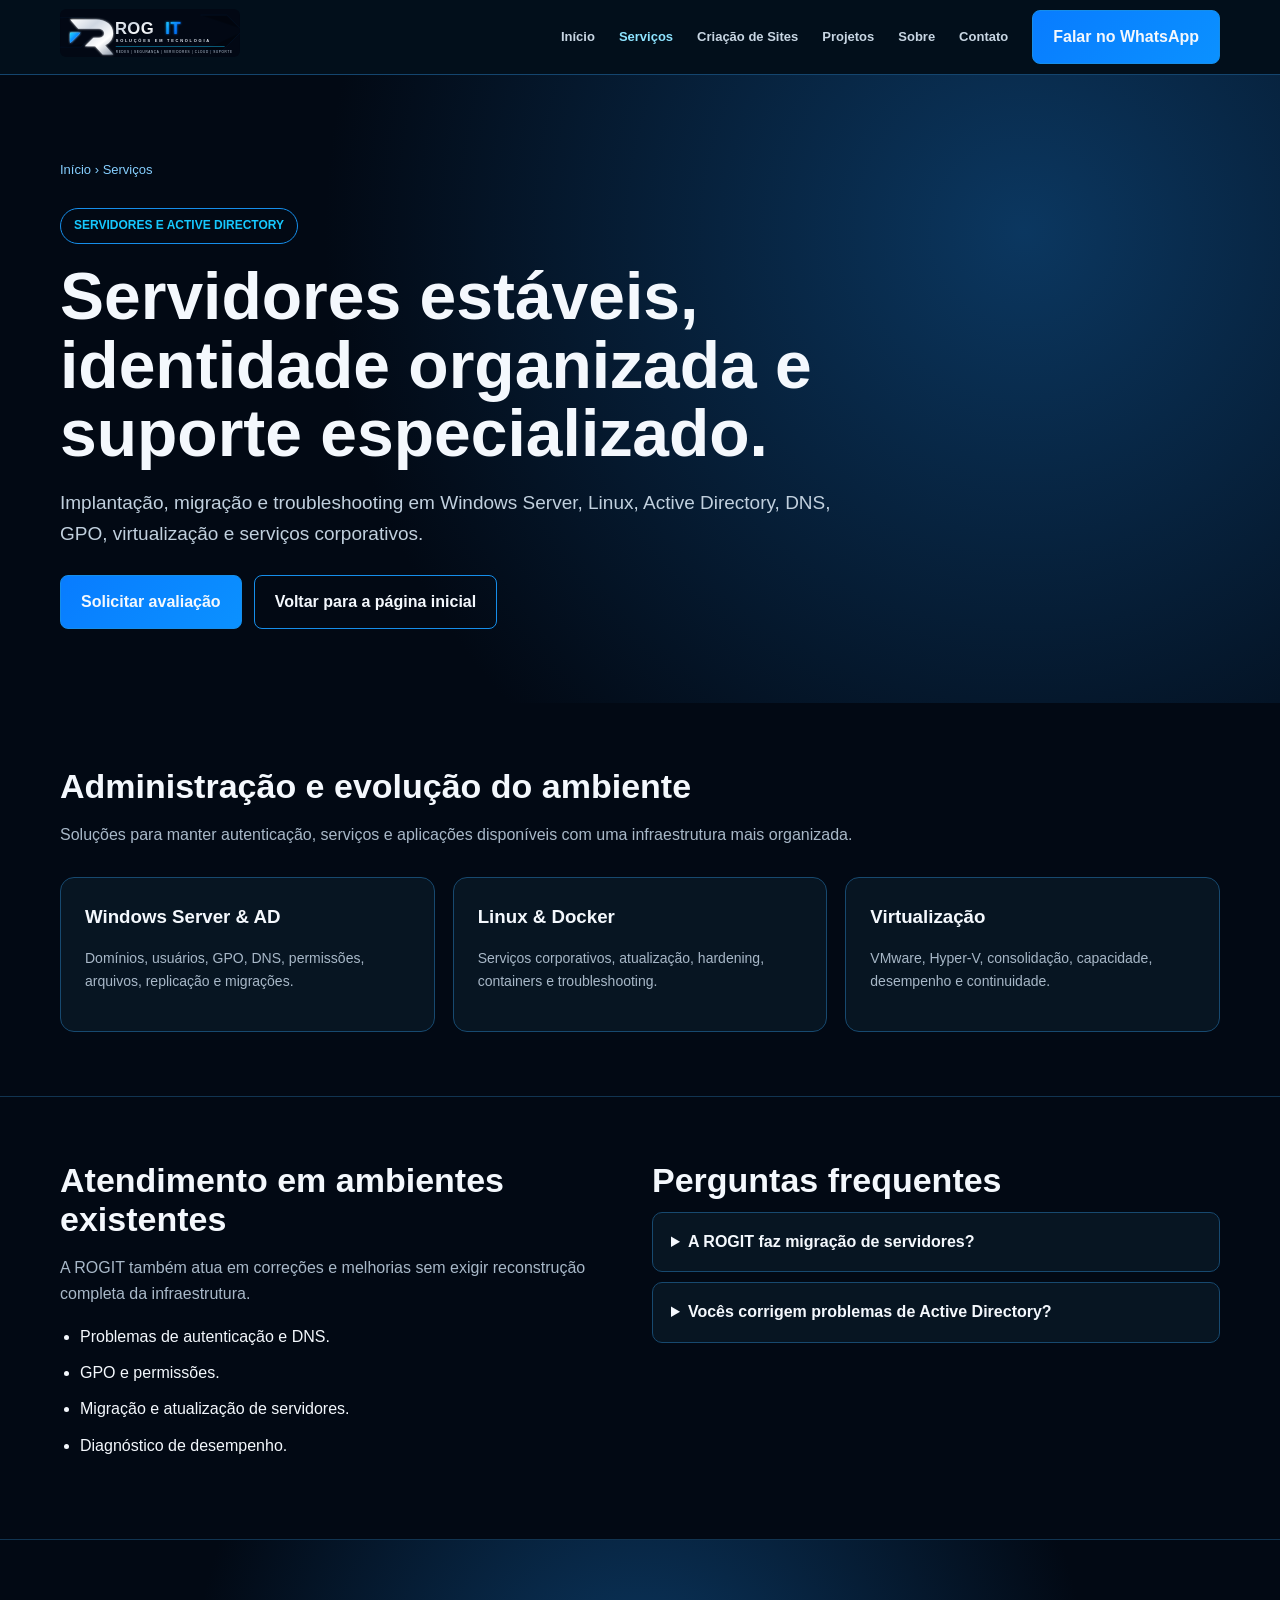
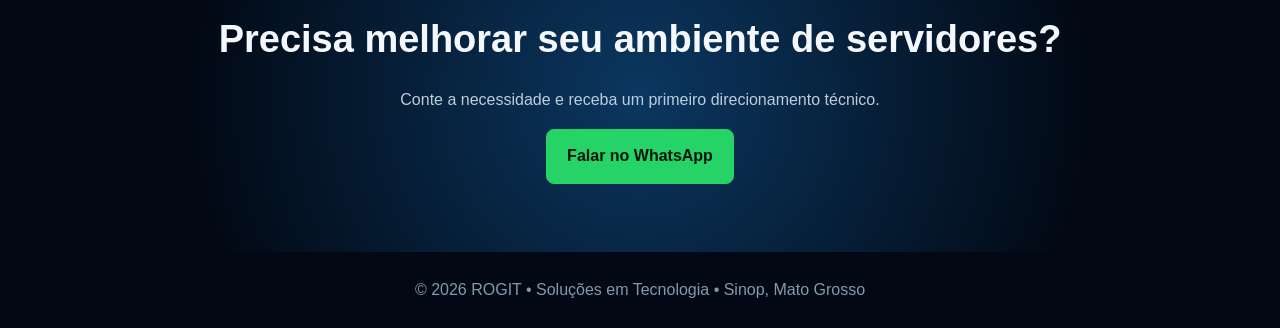
<file: servidores-active-directory-sinop.html>
<!DOCTYPE html><html lang="pt-BR"><head><meta charset="UTF-8"><meta name="viewport" content="width=device-width,initial-scale=1"><title>Servidores e Active Directory em Sinop | ROGIT</title><meta name="description" content="Suporte a Windows Server, Linux, Active Directory, DNS, GPO e virtualização para empresas em Sinop-MT."><meta name="robots" content="index,follow"><link rel="canonical" href="https://rogit.com.br/servidores-active-directory-sinop.html"><link rel="icon" href="./favicon.svg"><link rel="stylesheet" href="./seo-local.css"><style>.nav{height:74px}.nav-links{display:flex;align-items:center;gap:24px;margin-left:auto;font-weight:700}.nav-links a{color:#c8d6e3}.nav-links .active{color:#8ee4ff}.nav-cta{margin-left:0}.menu{display:none;margin-left:auto;width:44px;height:44px;border:1px solid #1b4d70;border-radius:10px;background:#071726;color:#fff;font-size:20px}@media(max-width:900px){.nav-links,.nav-cta{display:none}.menu{display:block}.nav-links.open{display:flex;position:absolute;left:4%;right:4%;top:74px;flex-direction:column;align-items:stretch;gap:0;background:#061522;border:1px solid #17415f;padding:10px;z-index:100}.nav-links.open a{padding:12px;border-bottom:1px solid #12354f}}</style></head><body><header><div class="wrap nav"><a href="/"><img src="./rogit-logo.svg?v=6" alt="ROGIT"></a><nav class="nav-links" id="pageNav"><a href="/">Início</a><a class="active" href="/#servicos">Serviços</a><a href="/sites/">Criação de Sites</a><a href="/#projetos">Projetos</a><a href="/#sobre">Sobre</a><a href="/#contato">Contato</a></nav><a class="btn primary nav-cta" href="https://wa.me/5566996328178" target="_blank">Falar no WhatsApp</a><button class="menu" id="menuBtn" aria-label="Abrir menu">☰</button></div></header><main><section class="hero"><div class="wrap"><div class="crumb"><a href="/">Início</a> › <a href="/#servicos">Serviços</a></div><span class="eyebrow">SERVIDORES E ACTIVE DIRECTORY</span><h1>Servidores estáveis, identidade organizada e suporte especializado.</h1><p>Implantação, migração e troubleshooting em Windows Server, Linux, Active Directory, DNS, GPO, virtualização e serviços corporativos.</p><div class="actions"><a class="btn primary" href="https://wa.me/5566996328178?text=Olá%20ROGIT!%20Gostaria%20de%20falar%20sobre%20servidores%20e%20Active%20Directory." target="_blank">Solicitar avaliação</a><a class="btn" href="/">Voltar para a página inicial</a></div></div></section><section class="section"><div class="wrap"><h2>Administração e evolução do ambiente</h2><p class="lead">Soluções para manter autenticação, serviços e aplicações disponíveis com uma infraestrutura mais organizada.</p><div class="grid"><article class="card"><h3>Windows Server & AD</h3><p>Domínios, usuários, GPO, DNS, permissões, arquivos, replicação e migrações.</p></article><article class="card"><h3>Linux & Docker</h3><p>Serviços corporativos, atualização, hardening, containers e troubleshooting.</p></article><article class="card"><h3>Virtualização</h3><p>VMware, Hyper-V, consolidação, capacidade, desempenho e continuidade.</p></article></div></div></section><section class="section"><div class="wrap two"><div><h2>Atendimento em ambientes existentes</h2><p class="lead">A ROGIT também atua em correções e melhorias sem exigir reconstrução completa da infraestrutura.</p><ul class="checklist"><li>Problemas de autenticação e DNS.</li><li>GPO e permissões.</li><li>Migração e atualização de servidores.</li><li>Diagnóstico de desempenho.</li></ul></div><div class="faq"><h2>Perguntas frequentes</h2><details><summary>A ROGIT faz migração de servidores?</summary><p>Sim. Planejamos migrações considerando dependências, backup, riscos e janela de mudança.</p></details><details><summary>Vocês corrigem problemas de Active Directory?</summary><p>Sim. Atuamos em autenticação, DNS, GPO, replicação, permissões e organização do domínio.</p></details></div></div></section><section class="cta"><div class="wrap"><h2>Precisa melhorar seu ambiente de servidores?</h2><p>Conte a necessidade e receba um primeiro direcionamento técnico.</p><a class="btn whatsapp" href="https://wa.me/5566996328178?text=Olá%20ROGIT!%20Quero%20falar%20sobre%20servidores%20e%20Active%20Directory." target="_blank">Falar no WhatsApp</a></div></section></main><footer>© 2026 ROGIT • Soluções em Tecnologia • Sinop, Mato Grosso</footer><script>const b=document.getElementById('menuBtn'),n=document.getElementById('pageNav');b.onclick=()=>{n.classList.toggle('open');b.textContent=n.classList.contains('open')?'✕':'☰'};</script></body></html>
</file>
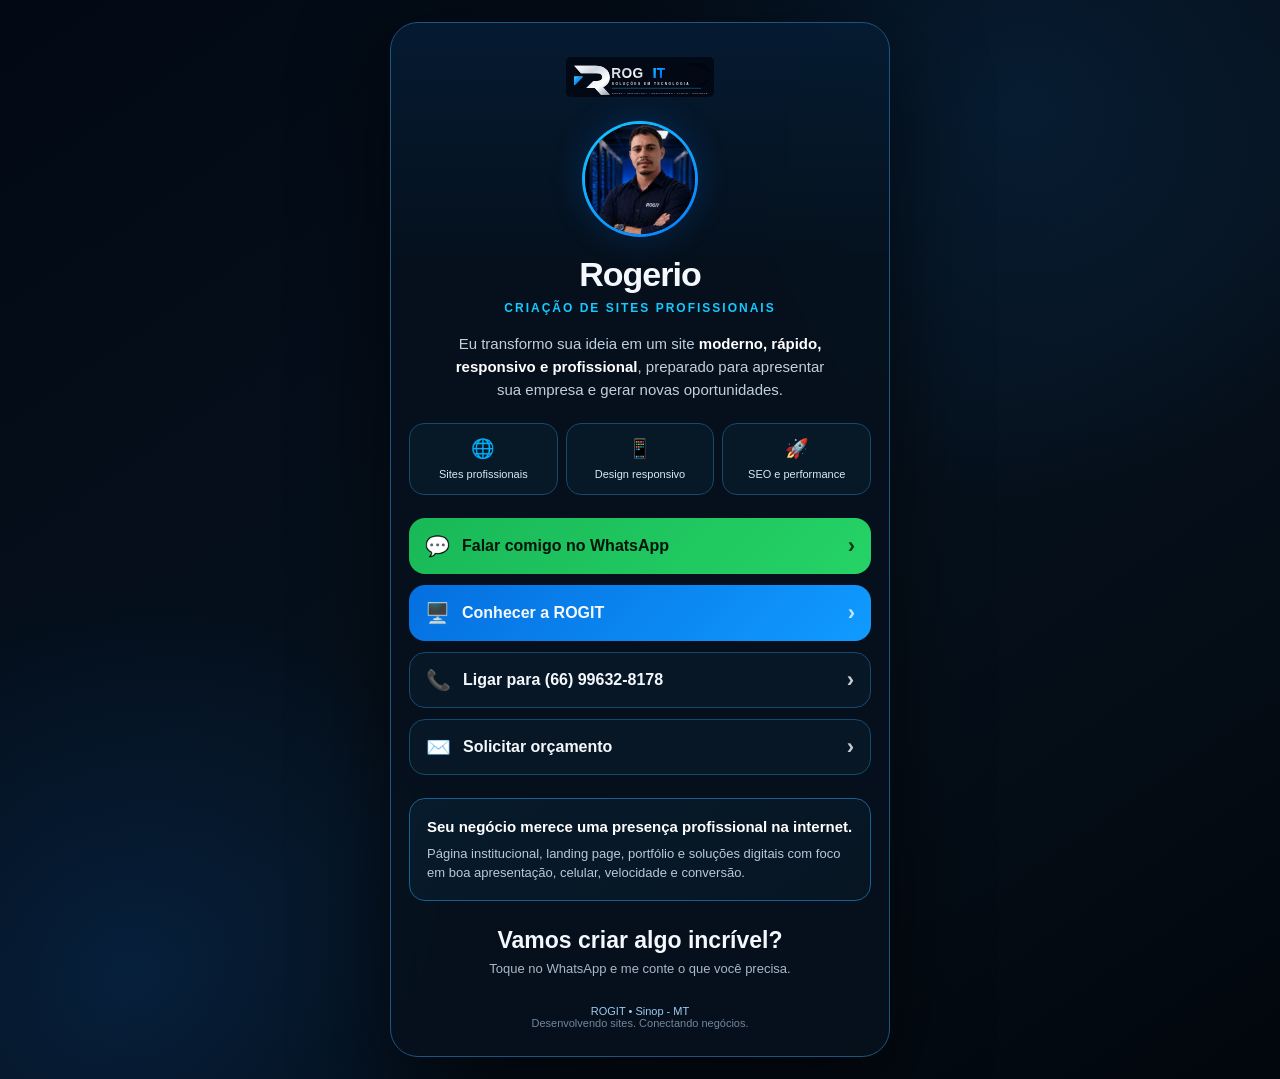
<file: sites.html>
<!doctype html>
<html lang="pt-BR">
<head>
  <meta charset="utf-8">
  <meta name="viewport" content="width=device-width,initial-scale=1,viewport-fit=cover">
  <title>Rogerio | Criação de Sites Profissionais</title>
  <meta name="description" content="Criação de sites profissionais, modernos, responsivos e rápidos para empresas que querem se destacar na internet.">
  <meta name="robots" content="index,follow">
  <link rel="canonical" href="https://rogit.com.br/sites.html">
  <meta name="theme-color" content="#04101d">
  <meta property="og:type" content="website">
  <meta property="og:title" content="Rogerio | Criação de Sites Profissionais">
  <meta property="og:description" content="Sites modernos, responsivos e otimizados para o Google. Transforme sua presença digital e conquiste mais clientes.">
  <meta property="og:url" content="https://rogit.com.br/sites.html">
  <meta property="og:site_name" content="ROGIT">
  <meta property="og:image" content="https://rogit.com.br/images/og-sites.jpg">
  <meta property="og:image:type" content="image/jpeg">
  <meta property="og:image:width" content="400">
  <meta property="og:image:height" content="210">
  <meta property="og:image:alt" content="ROGIT - Criação de Sites Profissionais">
  <meta name="twitter:card" content="summary_large_image">
  <meta name="twitter:title" content="Rogerio | Criação de Sites Profissionais">
  <meta name="twitter:description" content="Sites modernos, responsivos e otimizados para o Google. Fale comigo e solicite seu orçamento.">
  <meta name="twitter:image" content="https://rogit.com.br/images/og-sites.jpg">
  <link rel="icon" href="./favicon.svg">
  <style>
    :root{--bg:#020914;--card:#071522;--line:#17496f;--blue:#087cff;--cyan:#16c9ff;--text:#f4f8fd;--muted:#a8b8c8;--green:#25d366}
    *{box-sizing:border-box}html{scroll-behavior:smooth}body{margin:0;min-height:100vh;background:radial-gradient(circle at 80% 10%,#0b376055,transparent 28%),radial-gradient(circle at 10% 90%,#087cff22,transparent 26%),linear-gradient(145deg,#020914,#06111d 55%,#02070d);color:var(--text);font-family:Inter,Segoe UI,Arial,sans-serif;padding:22px}
    a{text-decoration:none;color:inherit}.shell{width:min(100%,500px);margin:auto}.card{overflow:hidden;border:1px solid #1a5684;border-radius:28px;background:#06111df2;box-shadow:0 28px 90px #0009;backdrop-filter:blur(14px)}
    .top{padding:34px 28px 22px;text-align:center;position:relative}.top:before{content:"";position:absolute;inset:0;background:linear-gradient(180deg,#087cff18,transparent 62%);pointer-events:none}.brand{position:relative;display:flex;align-items:center;justify-content:center;gap:12px;margin-bottom:24px}.brand img{width:148px;max-width:48vw}.avatar{position:relative;width:116px;height:116px;margin:0 auto 18px;border-radius:50%;padding:3px;background:linear-gradient(145deg,var(--cyan),var(--blue));box-shadow:0 0 35px #087cff33}.avatar img{width:100%;height:100%;border-radius:50%;object-fit:cover;background:#061522}
    h1{position:relative;font-size:34px;letter-spacing:-1px;margin:0}.role{position:relative;margin-top:7px;color:var(--cyan);font-size:12px;font-weight:900;letter-spacing:2px}.tag{position:relative;max-width:390px;margin:17px auto 0;color:#c1cfdd;line-height:1.55;font-size:15px}.tag strong{color:#fff}
    .chips{display:grid;grid-template-columns:repeat(3,1fr);gap:8px;padding:0 18px 20px}.chip{padding:13px 7px;text-align:center;border:1px solid var(--line);border-radius:15px;background:#071827;color:#dce8f4;font-size:11px;line-height:1.3}.chip b{display:block;font-size:19px;margin-bottom:5px}
    .actions{padding:3px 18px 8px;display:grid;gap:11px}.btn{min-height:56px;padding:14px 16px;border-radius:16px;border:1px solid var(--line);background:#081725;display:flex;align-items:center;justify-content:space-between;gap:10px;font-weight:800;transition:.18s ease}.btn:hover{transform:translateY(-1px);border-color:#2395e8;background:#0a1c2d}.btn.primary{background:linear-gradient(135deg,#19b858,#25d366);border:none;color:#04140a}.btn.blue{background:linear-gradient(135deg,#056fe0,#109bff);border:none}.left{display:flex;align-items:center;gap:12px}.icon{font-size:20px}.arrow{font-size:22px;opacity:.8}
    .proof{margin:15px 18px 0;padding:17px;border:1px solid #176091;border-radius:16px;background:linear-gradient(145deg,#071b2c,#071522);color:#b8c8d8;font-size:13px;line-height:1.5}.proof strong{display:block;color:#fff;font-size:15px;margin-bottom:5px}.cta{padding:26px 22px 8px;text-align:center}.cta h2{font-size:23px;margin:0 0 7px}.cta p{margin:0;color:var(--muted);font-size:13px}footer{padding:21px 18px 27px;text-align:center;color:#71869d;font-size:11px}.small{color:#9ecbf1}
    @media(max-width:420px){body{padding:10px}.card{border-radius:22px}.top{padding:28px 20px 20px}.chips{grid-template-columns:1fr}.brand img{width:132px}h1{font-size:30px}}
  </style>
</head>
<body>
  <main class="shell">
    <section class="card">
      <div class="top">
        <div class="brand"><img src="./rogit-logo.svg?v=6" alt="ROGIT"></div>
        <div class="avatar"><img src="./images/rogerio-carvalho.svg" alt="Rogerio"></div>
        <h1>Rogerio</h1>
        <div class="role">CRIAÇÃO DE SITES PROFISSIONAIS</div>
        <p class="tag">Eu transformo sua ideia em um site <strong>moderno, rápido, responsivo e profissional</strong>, preparado para apresentar sua empresa e gerar novas oportunidades.</p>
      </div>

      <div class="chips">
        <div class="chip"><b>🌐</b>Sites profissionais</div>
        <div class="chip"><b>📱</b>Design responsivo</div>
        <div class="chip"><b>🚀</b>SEO e performance</div>
      </div>

      <div class="actions">
        <a class="btn primary" href="https://wa.me/5566996328178?text=Ol%C3%A1%20Rogerio!%20Vi%20seu%20cart%C3%A3o%20digital%20e%20gostaria%20de%20um%20or%C3%A7amento%20para%20cria%C3%A7%C3%A3o%20de%20site." target="_blank" rel="noopener">
          <span class="left"><span class="icon">💬</span>Falar comigo no WhatsApp</span><span class="arrow">›</span>
        </a>
        <a class="btn blue" href="https://rogit.com.br/" target="_blank" rel="noopener">
          <span class="left"><span class="icon">🖥️</span>Conhecer a ROGIT</span><span class="arrow">›</span>
        </a>
        <a class="btn" href="tel:+5566996328178">
          <span class="left"><span class="icon">📞</span>Ligar para (66) 99632-8178</span><span class="arrow">›</span>
        </a>
        <a class="btn" href="https://rogit.com.br/#contato">
          <span class="left"><span class="icon">✉️</span>Solicitar orçamento</span><span class="arrow">›</span>
        </a>
      </div>

      <div class="proof">
        <strong>Seu negócio merece uma presença profissional na internet.</strong>
        Página institucional, landing page, portfólio e soluções digitais com foco em boa apresentação, celular, velocidade e conversão.
      </div>

      <div class="cta">
        <h2>Vamos criar algo incrível?</h2>
        <p>Toque no WhatsApp e me conte o que você precisa.</p>
      </div>

      <footer><span class="small">ROGIT • Sinop - MT</span><br>Desenvolvendo sites. Conectando negócios.</footer>
    </section>
  </main>
</body>
</html>
</file>
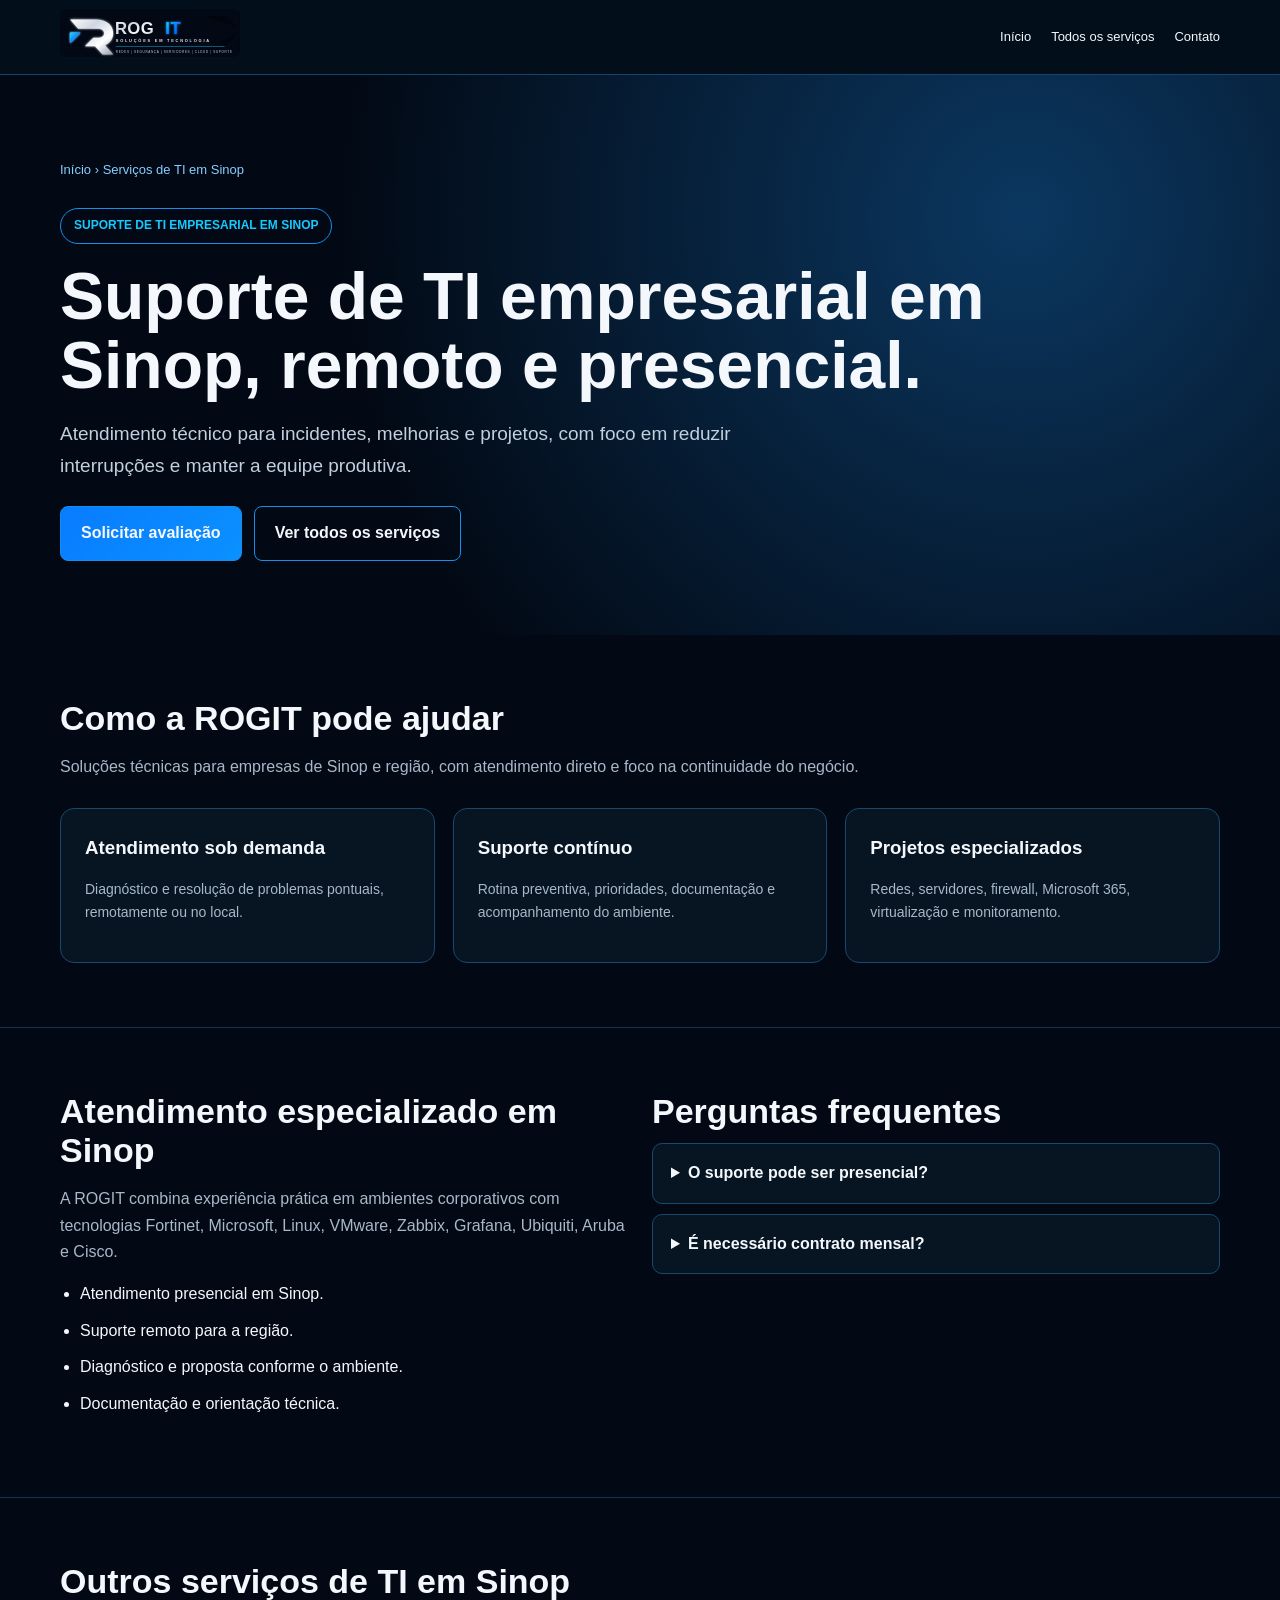
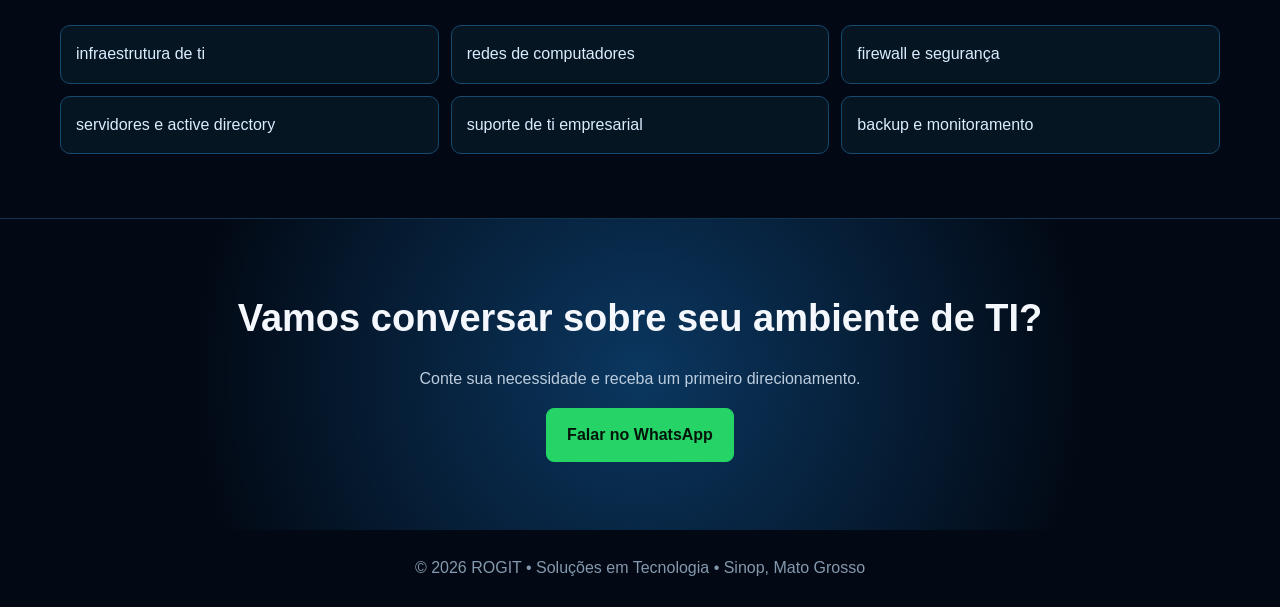
<file: suporte-ti-empresarial-sinop.html>
<!DOCTYPE html><html lang="pt-BR"><head><meta charset="UTF-8"><meta name="viewport" content="width=device-width,initial-scale=1"><title>Suporte de TI Empresarial em Sinop | ROGIT</title><meta name="description" content="Suporte técnico de TI para empresas em Sinop-MT: atendimento remoto e presencial, redes, servidores, segurança, Microsoft 365 e prevenção."><meta name="robots" content="index,follow"><link rel="canonical" href="https://rogit.com.br/suporte-ti-empresarial-sinop.html"><link rel="icon" href="./favicon.svg"><link rel="stylesheet" href="./seo-local.css"><meta property="og:title" content="Suporte de TI Empresarial em Sinop | ROGIT"><meta property="og:description" content="Suporte técnico de TI para empresas em Sinop-MT: atendimento remoto e presencial, redes, servidores, segurança, Microsoft 365 e prevenção."><meta property="og:url" content="https://rogit.com.br/suporte-ti-empresarial-sinop.html"><meta property="og:type" content="website"><script type="application/ld+json">{"@context":"https://schema.org","@type":"Service","name":"SUPORTE DE TI EMPRESARIAL EM SINOP","provider":{"@type":"ProfessionalService","name":"ROGIT - Soluções em Tecnologia","url":"https://rogit.com.br/","telephone":"+55 66 99632-8178"},"areaServed":{"@type":"City","name":"Sinop","containedInPlace":{"@type":"State","name":"Mato Grosso"}},"description":"Suporte técnico de TI para empresas em Sinop-MT: atendimento remoto e presencial, redes, servidores, segurança, Microsoft 365 e prevenção."}</script><script type="application/ld+json">{"@context":"https://schema.org","@type":"FAQPage","mainEntity":[{"@type":"Question","name":"O suporte pode ser presencial?","acceptedAnswer":{"@type":"Answer","text":"Sim. Atendemos presencialmente empresas em Sinop e também oferecemos suporte remoto."}},{"@type":"Question","name":"É necessário contrato mensal?","acceptedAnswer":{"@type":"Answer","text":"Não. Há atendimento pontual e opções de suporte contínuo conforme a necessidade."}}]}</script></head><body><header><div class="wrap nav"><a href="/"><img src="./rogit-logo.svg?v=6" alt="ROGIT Soluções em Tecnologia"></a><nav class="nav-links"><a href="/">Início</a><a href="/servicos-ti-sinop.html">Todos os serviços</a><a href="https://wa.me/5566996328178">Contato</a></nav></div></header><main><section class="hero"><div class="wrap"><div class="crumb"><a href="/">Início</a> › <a href="/servicos-ti-sinop.html">Serviços de TI em Sinop</a></div><span class="eyebrow">SUPORTE DE TI EMPRESARIAL EM SINOP</span><h1>Suporte de TI empresarial em Sinop, remoto e presencial.</h1><p>Atendimento técnico para incidentes, melhorias e projetos, com foco em reduzir interrupções e manter a equipe produtiva.</p><div class="actions"><a class="btn primary" href="https://wa.me/5566996328178?text=Ol%C3%A1%20ROGIT!%20Encontrei%20o%20site%20pesquisando%20suporte%20de%20ti%20empresarial%20em%20sinop%20e%20gostaria%20de%20falar%20sobre%20um%20projeto.">Solicitar avaliação</a><a class="btn" href="/servicos-ti-sinop.html">Ver todos os serviços</a></div></div></section><section class="section"><div class="wrap"><h2>Como a ROGIT pode ajudar</h2><p class="lead">Soluções técnicas para empresas de Sinop e região, com atendimento direto e foco na continuidade do negócio.</p><div class="grid"><article class="card"><h3>Atendimento sob demanda</h3><p>Diagnóstico e resolução de problemas pontuais, remotamente ou no local.</p></article><article class="card"><h3>Suporte contínuo</h3><p>Rotina preventiva, prioridades, documentação e acompanhamento do ambiente.</p></article><article class="card"><h3>Projetos especializados</h3><p>Redes, servidores, firewall, Microsoft 365, virtualização e monitoramento.</p></article></div></div></section><section class="section"><div class="wrap two"><div><h2>Atendimento especializado em Sinop</h2><p class="lead">A ROGIT combina experiência prática em ambientes corporativos com tecnologias Fortinet, Microsoft, Linux, VMware, Zabbix, Grafana, Ubiquiti, Aruba e Cisco.</p><ul class="checklist"><li>Atendimento presencial em Sinop.</li><li>Suporte remoto para a região.</li><li>Diagnóstico e proposta conforme o ambiente.</li><li>Documentação e orientação técnica.</li></ul></div><div class="faq"><h2>Perguntas frequentes</h2><details><summary>O suporte pode ser presencial?</summary><p>Sim. Atendemos presencialmente empresas em Sinop e também oferecemos suporte remoto.</p></details><details><summary>É necessário contrato mensal?</summary><p>Não. Há atendimento pontual e opções de suporte contínuo conforme a necessidade.</p></details></div></div></section><section class="section"><div class="wrap"><h2>Outros serviços de TI em Sinop</h2><div class="related"><a href="/infraestrutura-ti-sinop.html">infraestrutura de ti</a><a href="/redes-computadores-sinop.html">redes de computadores</a><a href="/firewall-seguranca-sinop.html">firewall e segurança</a><a href="/servidores-active-directory-sinop.html">servidores e active directory</a><a href="/suporte-ti-empresarial-sinop.html">suporte de ti empresarial</a><a href="/backup-monitoramento-sinop.html">backup e monitoramento</a></div></div></section><section class="cta"><div class="wrap"><h2>Vamos conversar sobre seu ambiente de TI?</h2><p>Conte sua necessidade e receba um primeiro direcionamento.</p><a class="btn whatsapp" href="https://wa.me/5566996328178">Falar no WhatsApp</a></div></section></main><footer>© 2026 ROGIT • Soluções em Tecnologia • Sinop, Mato Grosso</footer></body></html>
</file>
<file: seo-local.css>
:root{--bg:#020914;--panel:#071522;--line:#17496f;--blue:#087cff;--cyan:#16c9ff;--text:#f4f8fd;--muted:#a8b8c8;--green:#25d366}*{box-sizing:border-box}html{scroll-behavior:smooth}body{margin:0;background:var(--bg);color:var(--text);font-family:Inter,Segoe UI,Arial,sans-serif;line-height:1.65}a{color:inherit;text-decoration:none}.wrap{width:min(1160px,92%);margin:auto}header{position:sticky;top:0;z-index:20;background:#03101df5;border-bottom:1px solid #14456e}.nav{min-height:74px;display:flex;align-items:center;gap:24px}.nav img{width:180px}.nav-links{margin-left:auto;display:flex;gap:20px;font-size:13px}.hero{padding:84px 0 74px;background:radial-gradient(circle at 80% 25%,#0b3760,#020914 62%)}.crumb{color:#86cfff;font-size:13px}.eyebrow{display:inline-block;margin-top:28px;border:1px solid #168eea;border-radius:99px;padding:7px 13px;color:var(--cyan);font-weight:800;font-size:12px}.hero h1{font-size:clamp(40px,6vw,66px);line-height:1.04;max-width:940px;margin:18px 0}.hero h1 span{color:var(--cyan)}.hero p{font-size:19px;color:#c1d0de;max-width:780px}.actions{display:flex;gap:12px;flex-wrap:wrap;margin-top:25px}.btn{display:inline-flex;align-items:center;justify-content:center;padding:13px 20px;border-radius:8px;border:1px solid #168eea;font-weight:800}.primary{background:linear-gradient(135deg,#087cff,#0b91ff)}.whatsapp{background:var(--green);border-color:var(--green);color:#04140a}.section{padding:64px 0;border-bottom:1px solid #113451}.section h2{font-size:34px;line-height:1.15;margin:0 0 12px}.lead{color:var(--muted);max-width:820px}.grid{display:grid;grid-template-columns:repeat(3,1fr);gap:18px;margin-top:28px}.card{padding:24px;border:1px solid var(--line);border-radius:14px;background:var(--panel)}.card h3{margin:0 0 8px}.card p{color:var(--muted);font-size:14px}.two{display:grid;grid-template-columns:1fr 1fr;gap:24px}.checklist{padding-left:20px}.checklist li{margin:10px 0}.related{display:grid;grid-template-columns:repeat(3,1fr);gap:12px;margin-top:24px}.related a{padding:15px;border:1px solid var(--line);border-radius:10px;background:#061522;color:#d9edff}.cta{text-align:center;padding:68px 0;background:radial-gradient(circle,#0b3760,#020914 68%)}.cta h2{font-size:38px;margin:0}.cta p{color:#bdcddd}.faq details{border:1px solid var(--line);background:var(--panel);padding:16px 18px;border-radius:10px;margin:10px 0}.faq summary{font-weight:800;cursor:pointer}.faq p{color:var(--muted)}footer{padding:25px 0;color:#8499ad;text-align:center}@media(max-width:800px){.nav-links{display:none}.nav img{width:155px}.hero{padding:58px 0}.hero h1{font-size:42px}.grid,.two,.related{grid-template-columns:1fr}.btn{width:100%}.section{padding:48px 0}}
</file>
